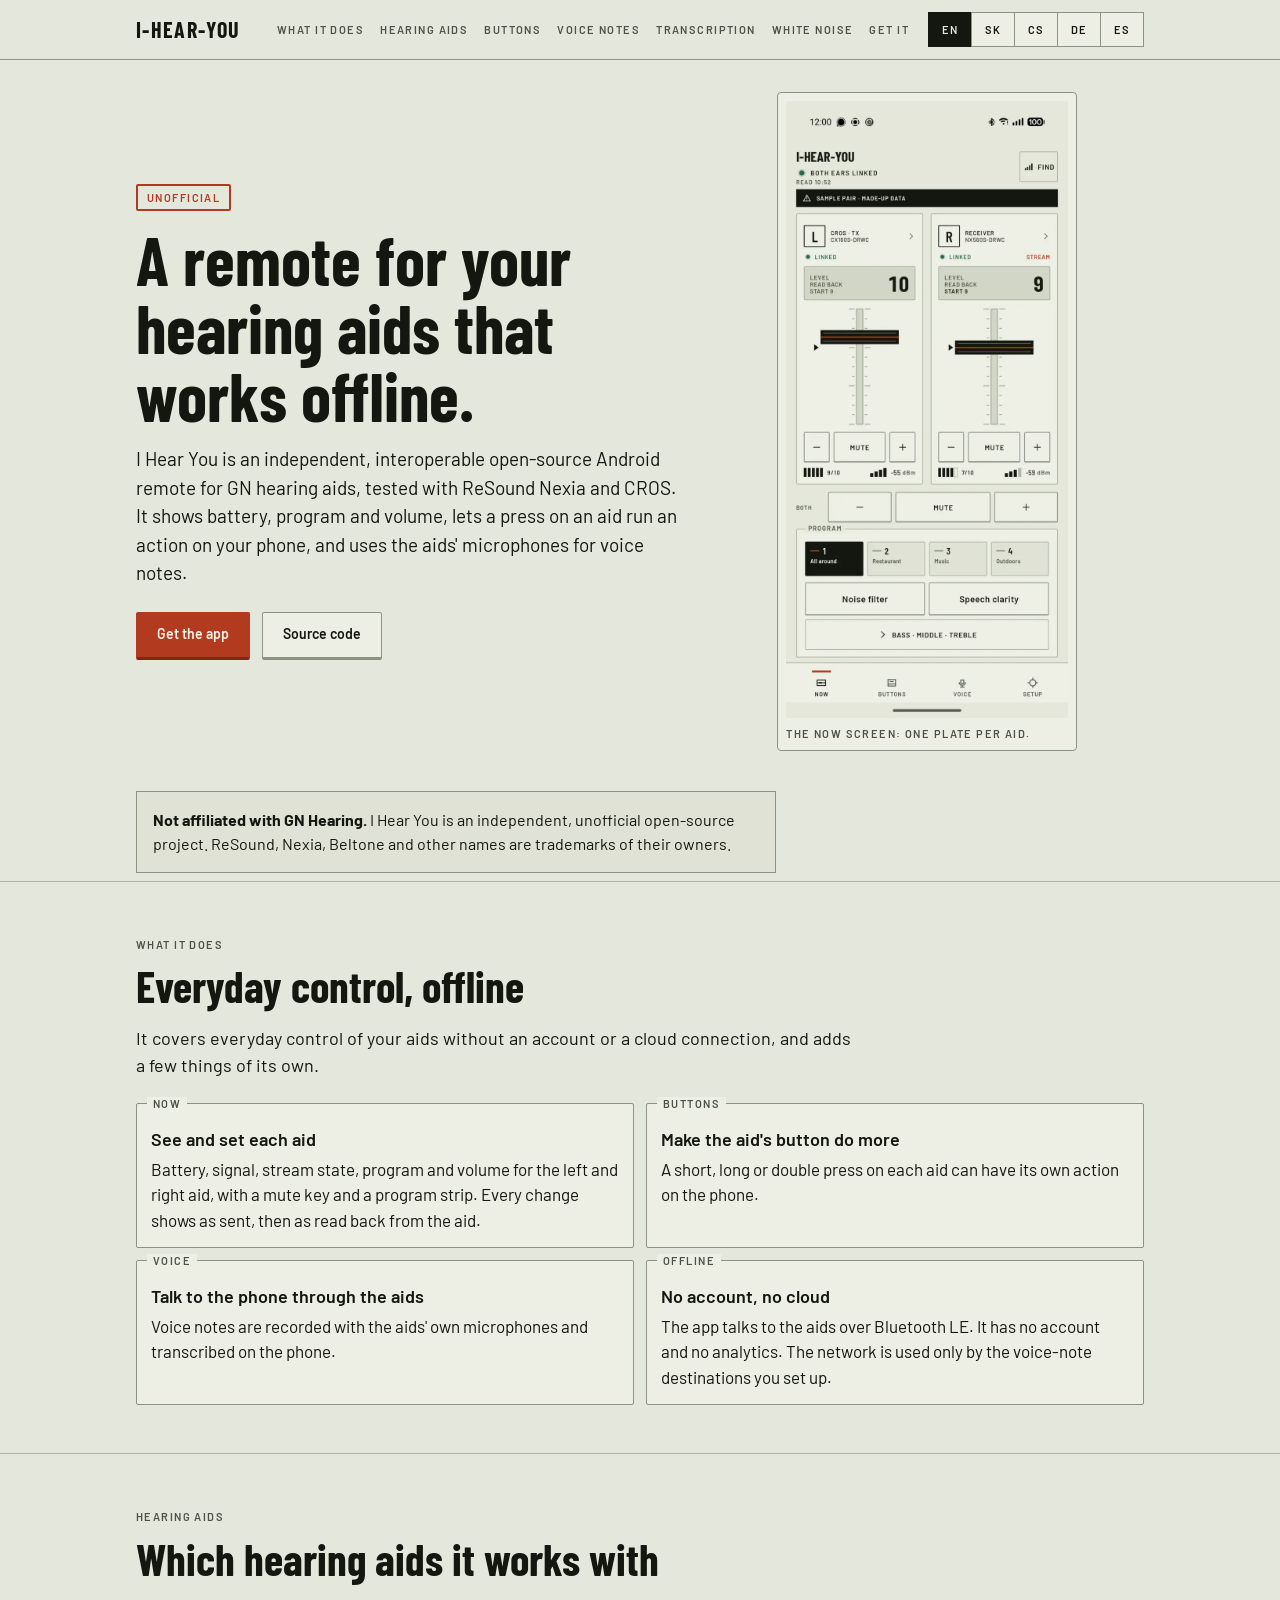
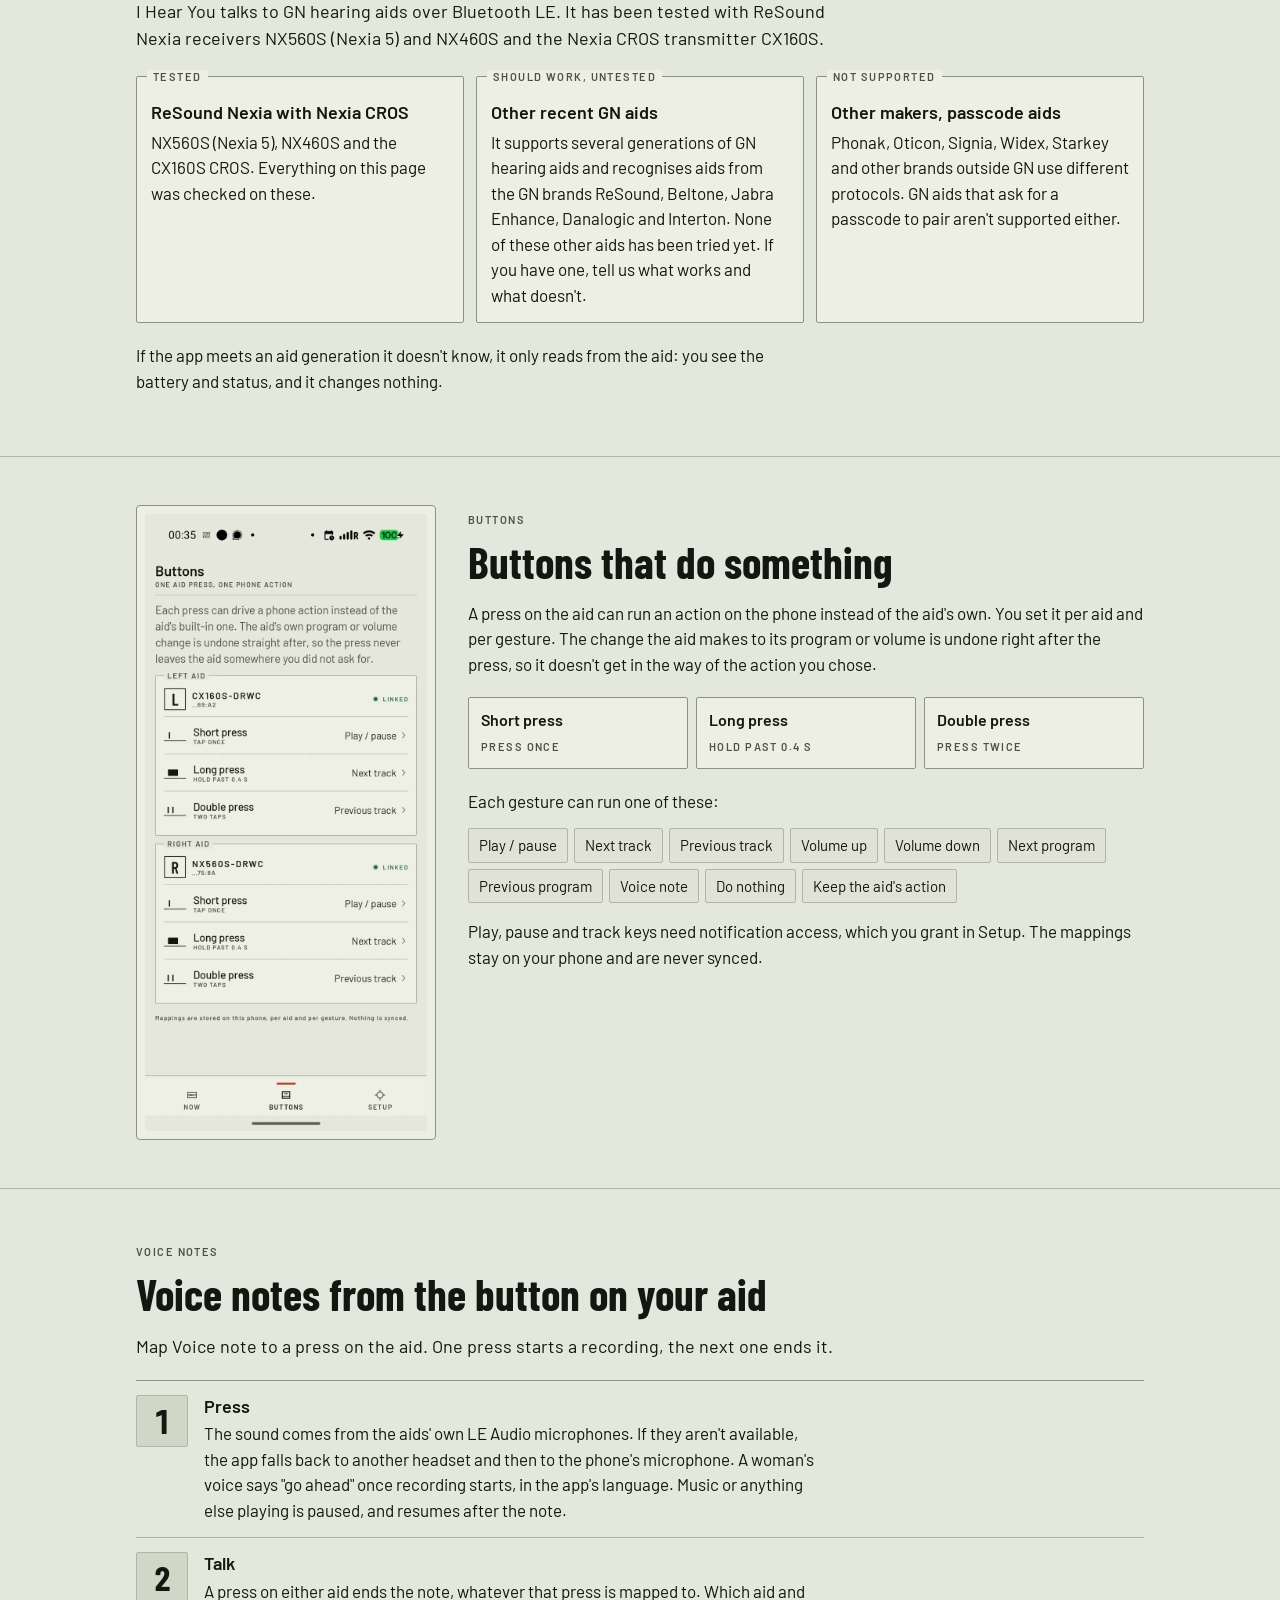
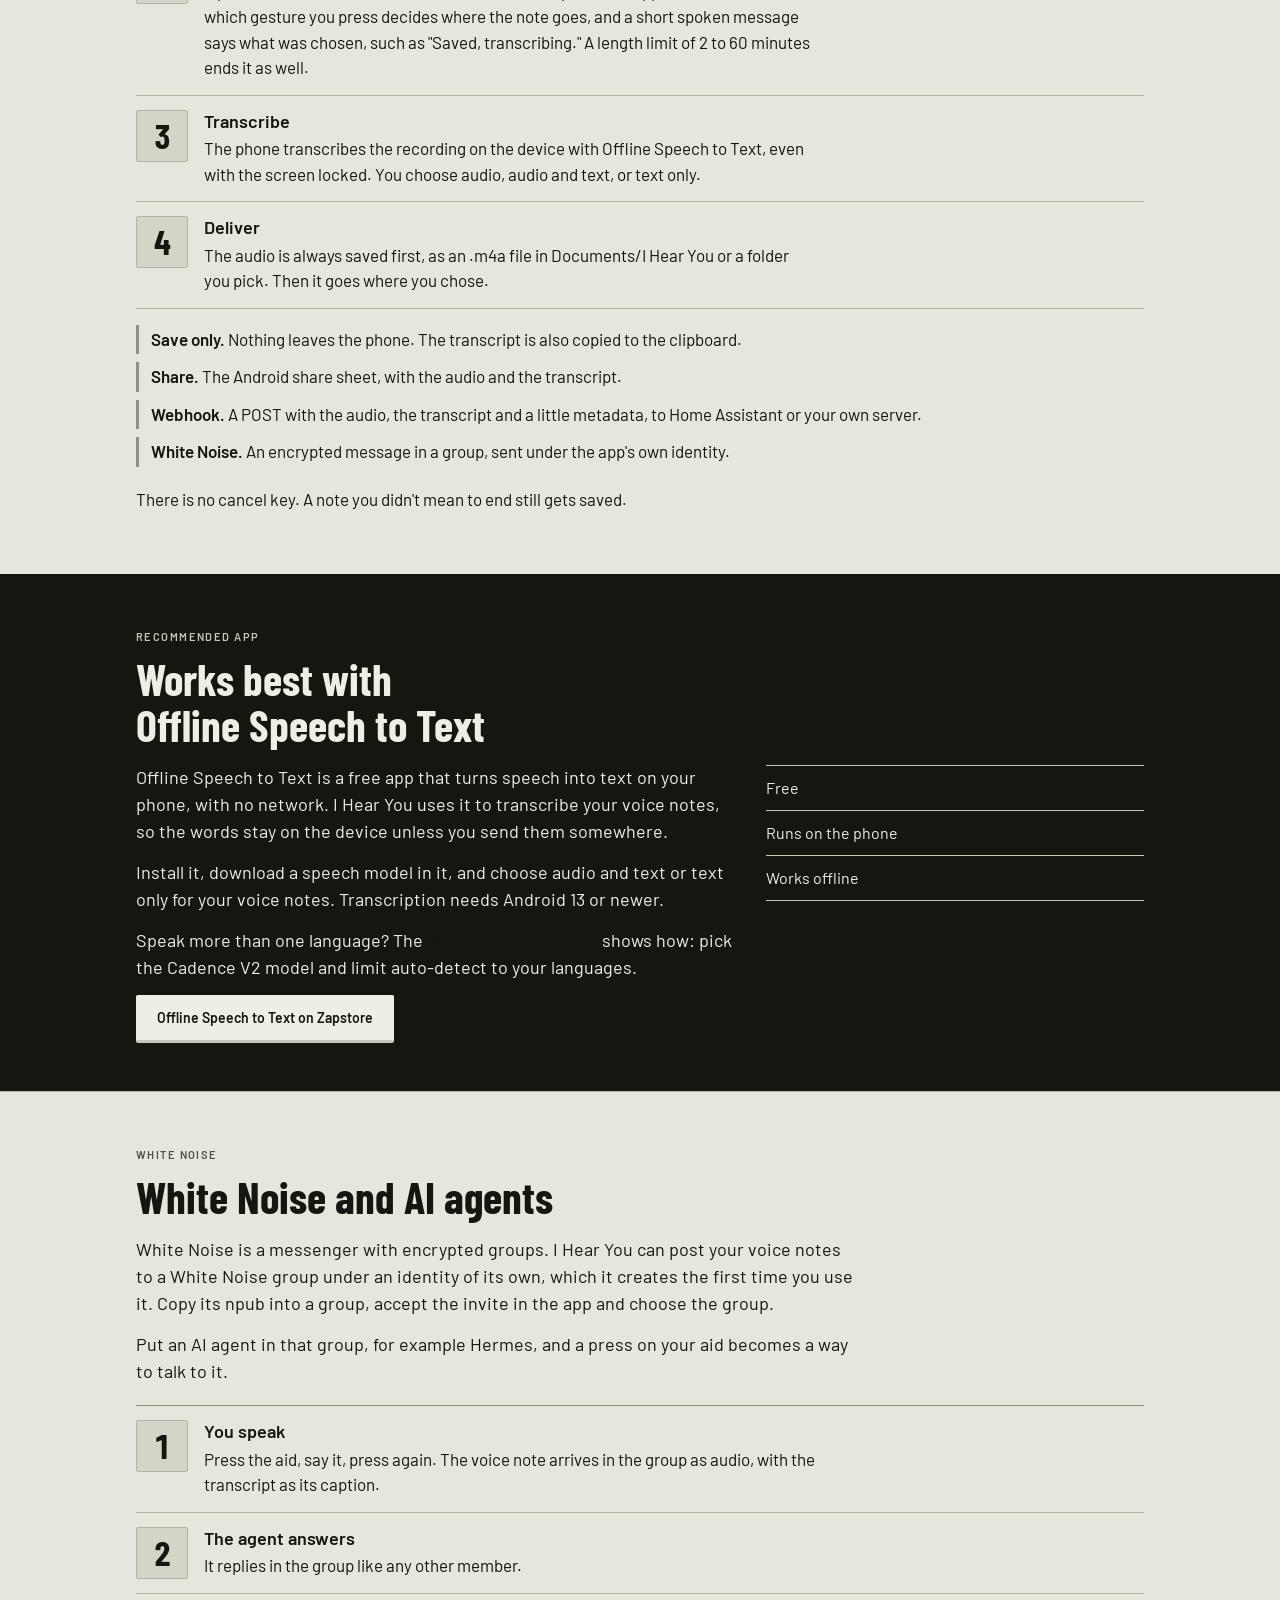
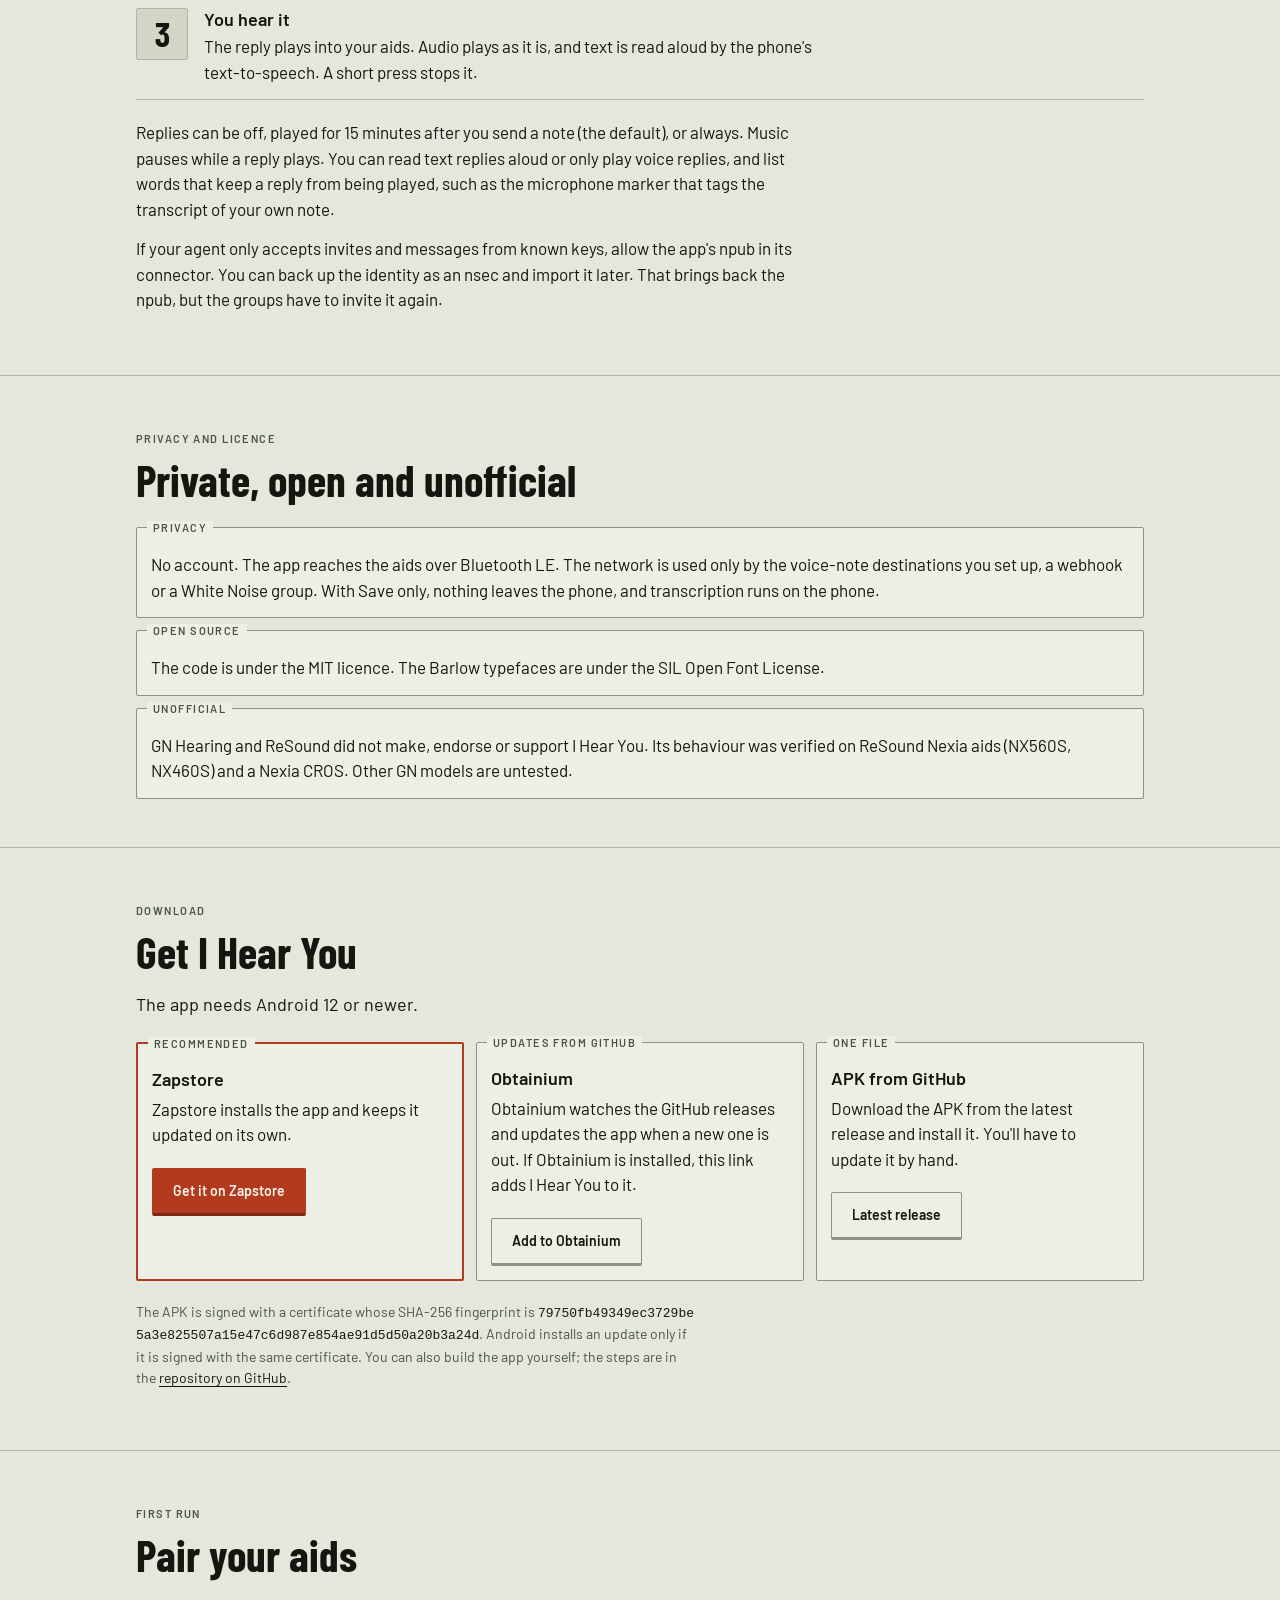
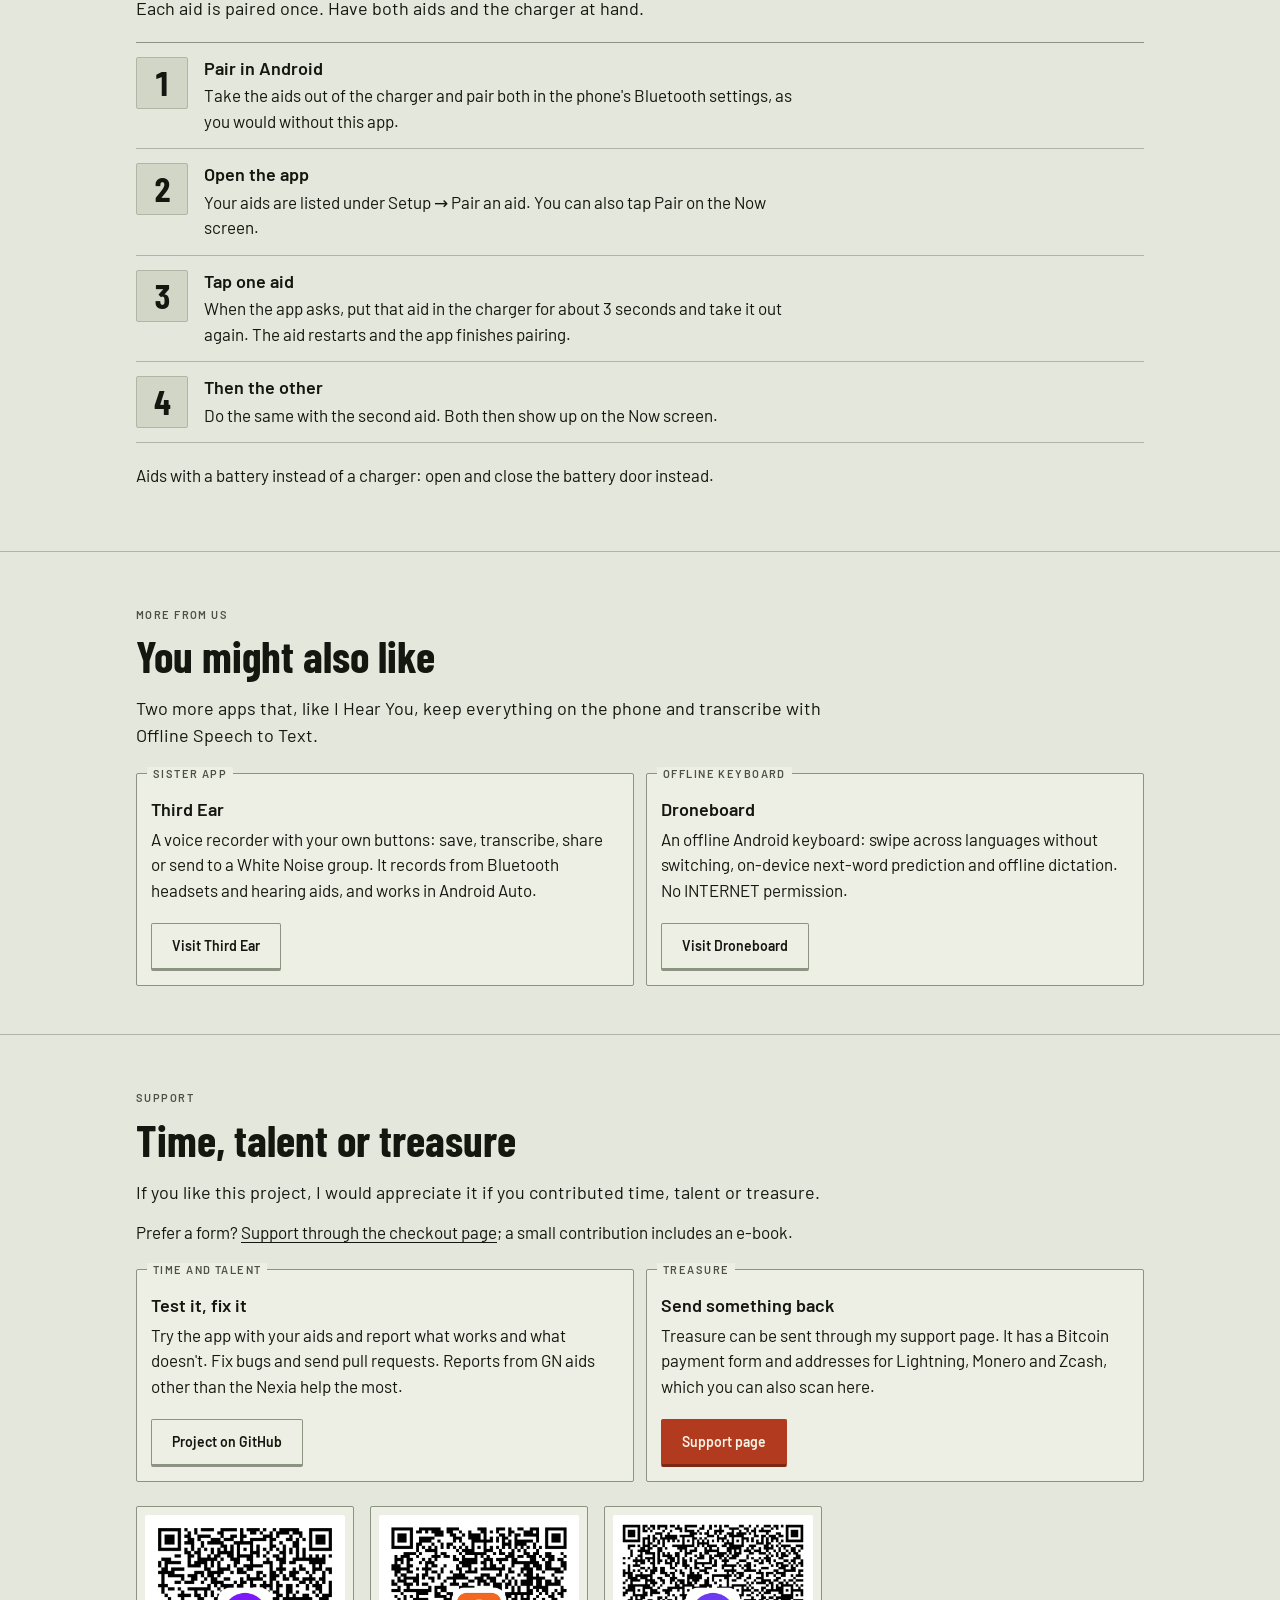
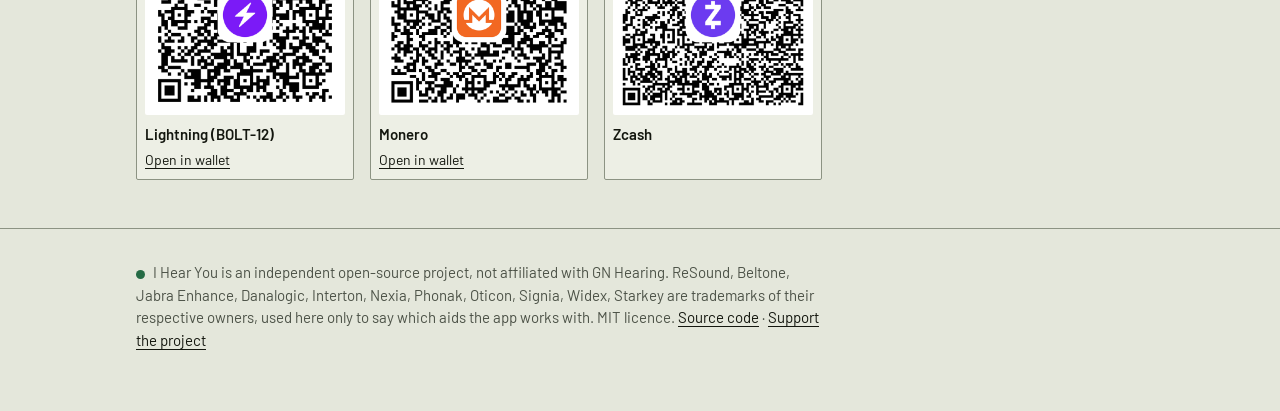
<file: website/index.html>
<!doctype html>
<html lang="en">
<head>
<meta charset="utf-8">
<meta name="viewport" content="width=device-width, initial-scale=1">
<title>I Hear You: an offline remote for GN / ReSound hearing aids</title>
<meta name="description" content="Independent, interoperable open-source Android remote for GN hearing aids; works with ReSound Nexia and CROS. No account, works offline. Button mapping, voice notes recorded through the aids, transcribed on the phone.">
<meta name="color-scheme" content="light dark">
<meta name="theme-color" content="#E4E7DB" media="(prefers-color-scheme: light)">
<meta name="theme-color" content="#15180F" media="(prefers-color-scheme: dark)">
<meta property="og:title" content="I Hear You: an offline remote for GN / ReSound hearing aids">
<meta property="og:description" content="Independent, interoperable open-source Android remote for GN hearing aids; works with ReSound Nexia and CROS. No account, works offline. Button mapping, voice notes recorded through the aids, transcribed on the phone.">
<meta property="og:type" content="website">
<link rel="canonical" href="https://cypherpunk.today/i-hear-you/">
<link rel="alternate" hreflang="en" href="https://cypherpunk.today/i-hear-you/">
<link rel="alternate" hreflang="sk" href="https://cypherpunk.today/i-hear-you/sk/">
<link rel="alternate" hreflang="cs" href="https://cypherpunk.today/i-hear-you/cs/">
<link rel="alternate" hreflang="de" href="https://cypherpunk.today/i-hear-you/de/">
<link rel="alternate" hreflang="es" href="https://cypherpunk.today/i-hear-you/es/">
<link rel="alternate" hreflang="x-default" href="https://cypherpunk.today/i-hear-you/">
<link rel="preload" href="fonts/barlow_condensed_bold.ttf" as="font" type="font/ttf" crossorigin>
<link rel="stylesheet" href="css/site.css">
</head>
<body>
<a class="skip" href="#main">Skip to content</a>
<header class="top"><div class="wrap">
<a class="wordmark" href="#top" id="top">I-Hear-You</a>
<nav class="nav"><a href="#what">What it does</a><a href="#aids">Hearing aids</a><a href="#buttons">Buttons</a><a href="#voice">Voice notes</a><a href="#ostt">Transcription</a><a href="#whitenoise">White Noise</a><a href="#get">Get it</a></nav>
<div class="lang" role="group" aria-label="Language"><span aria-current="true" lang="en">EN</span><a href="sk/index.html" hreflang="sk" lang="sk" title="Slovenčina">SK</a><a href="cs/index.html" hreflang="cs" lang="cs" title="Čeština">CS</a><a href="de/index.html" hreflang="de" lang="de" title="Deutsch">DE</a><a href="es/index.html" hreflang="es" lang="es" title="Español">ES</a></div>
</div></header>
<main id="main">
<div class="hero"><div class="wrap">
<div>
<span class="stamp">Unofficial</span>
<h1>A remote for your hearing aids that works offline.</h1>
<p class="lead">I Hear You is an independent, interoperable open-source Android remote for GN hearing aids, tested with ReSound Nexia and CROS. It shows battery, program and volume, lets a press on an aid run an action on your phone, and uses the aids&#x27; microphones for voice notes.</p>
<div class="keys">
<a class="key primary" href="#get">Get the app</a>
<a class="key" href="https://github.com/jooray/i-hear-you">Source code</a></div>
</div>
<figure class="shot" style="margin:0 auto"><picture><source srcset="img/now-dark.webp" media="(prefers-color-scheme: dark)"><img src="img/now-light.webp" width="720" height="1576" alt="The Now screen of I Hear You: two aid channels at levels 10 and 9 on the aid's 1 to 13 scale with the fitted start level marked, mute and plus/minus keys, four programs, the noise filter and speech clarity keys." decoding="async"></picture><figcaption class="label shot-cap">The Now screen: one plate per aid.</figcaption></figure>
</div></div>
<div class="notice-wrap"><div class="wrap"><p class="notice" role="note"><strong>Not affiliated with GN Hearing.</strong> I Hear You is an independent, unofficial open-source project. ReSound, Nexia, Beltone and other names are trademarks of their owners.</p></div></div>

<section id="what"><div class="wrap">
<span class="label">What it does</span>
<h2>Everyday control, offline</h2>
<p class="intro">It covers everyday control of your aids without an account or a cloud connection, and adds a few things of its own.</p>
<div class="grid two"><div class="plate"><span class="label">Now</span><h3>See and set each aid</h3><p>Battery, signal, stream state, program and volume for the left and right aid, with a mute key and a program strip. Every change shows as sent, then as read back from the aid.</p></div><div class="plate"><span class="label">Buttons</span><h3>Make the aid&#x27;s button do more</h3><p>A short, long or double press on each aid can have its own action on the phone.</p></div><div class="plate"><span class="label">Voice</span><h3>Talk to the phone through the aids</h3><p>Voice notes are recorded with the aids&#x27; own microphones and transcribed on the phone.</p></div><div class="plate"><span class="label">Offline</span><h3>No account, no cloud</h3><p>The app talks to the aids over Bluetooth LE. It has no account and no analytics. The network is used only by the voice-note destinations you set up.</p></div></div>
</div></section>

<section id="aids"><div class="wrap">
<span class="label">Hearing aids</span>
<h2>Which hearing aids it works with</h2>
<p class="intro">I Hear You talks to GN hearing aids over Bluetooth LE. It has been tested with ReSound Nexia receivers NX560S (Nexia 5) and NX460S and the Nexia CROS transmitter CX160S.</p>
<div class="grid three"><div class="plate"><span class="label">Tested</span><h3>ReSound Nexia with Nexia CROS</h3><p>NX560S (Nexia 5), NX460S and the CX160S CROS. Everything on this page was checked on these.</p></div><div class="plate"><span class="label">Should work, untested</span><h3>Other recent GN aids</h3><p>It supports several generations of GN hearing aids and recognises aids from the GN brands ReSound, Beltone, Jabra Enhance, Danalogic and Interton. None of these other aids has been tried yet. If you have one, tell us what works and what doesn&#x27;t.</p></div><div class="plate"><span class="label">Not supported</span><h3>Other makers, passcode aids</h3><p>Phonak, Oticon, Signia, Widex, Starkey and other brands outside GN use different protocols. GN aids that ask for a passcode to pair aren&#x27;t supported either.</p></div></div>
<p style="margin-top:20px">If the app meets an aid generation it doesn&#x27;t know, it only reads from the aid: you see the battery and status, and it changes nothing.</p>
</div></section>

<section id="buttons"><div class="wrap split rev">
<figure class="shot"><picture><source srcset="img/buttons-dark.webp" media="(prefers-color-scheme: dark)"><img src="img/buttons-light.webp" width="720" height="1575" alt="The Buttons screen: for the left and right aid, a short press mapped to play / pause, a long press to next track, a double press to previous track." loading="lazy" decoding="async"></picture></figure>
<div>
<span class="label">Buttons</span>
<h2>Buttons that do something</h2>
<p>A press on the aid can run an action on the phone instead of the aid&#x27;s own. You set it per aid and per gesture. The change the aid makes to its program or volume is undone right after the press, so it doesn&#x27;t get in the way of the action you chose.</p>
<ul class="gestures"><li><b>Short press</b><span class="label">press once</span></li><li><b>Long press</b><span class="label">hold past 0.4 s</span></li><li><b>Double press</b><span class="label">press twice</span></li></ul>
<p>Each gesture can run one of these:</p>
<ul class="chips"><li>Play / pause</li><li>Next track</li><li>Previous track</li><li>Volume up</li><li>Volume down</li><li>Next program</li><li>Previous program</li><li>Voice note</li><li>Do nothing</li><li>Keep the aid&#x27;s action</li></ul>
<p style="margin-top:16px">Play, pause and track keys need notification access, which you grant in Setup. The mappings stay on your phone and are never synced.</p>
</div>
</div></section>

<section id="voice"><div class="wrap">
<span class="label">Voice notes</span>
<h2>Voice notes from the button on your aid</h2>
<p class="intro">Map Voice note to a press on the aid. One press starts a recording, the next one ends it.</p>
<ol class="rows"><li><span class="num" aria-hidden="true">1</span><h3>Press</h3><p>The sound comes from the aids&#x27; own LE Audio microphones. If they aren&#x27;t available, the app falls back to another headset and then to the phone&#x27;s microphone. A woman&#x27;s voice says &quot;go ahead&quot; once recording starts, in the app&#x27;s language. Music or anything else playing is paused, and resumes after the note.</p></li><li><span class="num" aria-hidden="true">2</span><h3>Talk</h3><p>A press on either aid ends the note, whatever that press is mapped to. Which aid and which gesture you press decides where the note goes, and a short spoken message says what was chosen, such as &quot;Saved, transcribing.&quot; A length limit of 2 to 60 minutes ends it as well.</p></li><li><span class="num" aria-hidden="true">3</span><h3>Transcribe</h3><p>The phone transcribes the recording on the device with Offline Speech to Text, even with the screen locked. You choose audio, audio and text, or text only.</p></li><li><span class="num" aria-hidden="true">4</span><h3>Deliver</h3><p>The audio is always saved first, as an .m4a file in Documents/I Hear You or a folder you pick. Then it goes where you chose.</p></li></ol>
<ul class="dest"><li><b>Save only.</b> Nothing leaves the phone. The transcript is also copied to the clipboard.</li><li><b>Share.</b> The Android share sheet, with the audio and the transcript.</li><li><b>Webhook.</b> A POST with the audio, the transcript and a little metadata, to Home Assistant or your own server.</li><li><b>White Noise.</b> An encrypted message in a group, sent under the app&#x27;s own identity.</li></ul>
<p style="margin-top:20px">There is no cancel key. A note you didn&#x27;t mean to end still gets saved.</p>
</div></section>

<section id="ostt" class="band"><div class="wrap band-grid">
<div>
<span class="label">Recommended app</span>
<h2>Works best with Offline Speech to Text</h2>
<p>Offline Speech to Text is a free app that turns speech into text on your phone, with no network. I Hear You uses it to transcribe your voice notes, so the words stay on the device unless you send them somewhere.</p>
<p>Install it, download a speech model in it, and choose audio and text or text only for your voice notes. Transcription needs Android 13 or newer.</p>
<p>Speak more than one language? The <a href="https://cypherpunk.today/droneboard/dictation/#languages">dictation setup guide</a> shows how: pick the Cadence V2 model and limit auto-detect to your languages.</p>
<div class="keys"><a class="key" href="https://zapstore.dev/apps/app.offlinespeechtotext">Offline Speech to Text on Zapstore</a></div>
</div>
<ul><li>Free</li><li>Runs on the phone</li><li>Works offline</li></ul>
</div></section>

<section id="whitenoise"><div class="wrap">
<span class="label">White Noise</span>
<h2>White Noise and AI agents</h2>
<p class="intro">White Noise is a messenger with encrypted groups. I Hear You can post your voice notes to a White Noise group under an identity of its own, which it creates the first time you use it. Copy its npub into a group, accept the invite in the app and choose the group.</p>
<p class="intro">Put an AI agent in that group, for example Hermes, and a press on your aid becomes a way to talk to it.</p>
<ol class="rows"><li><span class="num" aria-hidden="true">1</span><h3>You speak</h3><p>Press the aid, say it, press again. The voice note arrives in the group as audio, with the transcript as its caption.</p></li><li><span class="num" aria-hidden="true">2</span><h3>The agent answers</h3><p>It replies in the group like any other member.</p></li><li><span class="num" aria-hidden="true">3</span><h3>You hear it</h3><p>The reply plays into your aids. Audio plays as it is, and text is read aloud by the phone&#x27;s text-to-speech. A short press stops it.</p></li></ol>
<p style="margin-top:20px">Replies can be off, played for 15 minutes after you send a note (the default), or always. Music pauses while a reply plays. You can read text replies aloud or only play voice replies, and list words that keep a reply from being played, such as the microphone marker that tags the transcript of your own note.</p>
<p>If your agent only accepts invites and messages from known keys, allow the app&#x27;s npub in its connector. You can back up the identity as an nsec and import it later. That brings back the npub, but the groups have to invite it again.</p>
</div></section>

<section id="privacy"><div class="wrap">
<span class="label">Privacy and licence</span>
<h2>Private, open and unofficial</h2>
<div class="grid"><div class="plate"><span class="label">Privacy</span><p>No account. The app reaches the aids over Bluetooth LE. The network is used only by the voice-note destinations you set up, a webhook or a White Noise group. With Save only, nothing leaves the phone, and transcription runs on the phone.</p></div><div class="plate"><span class="label">Open source</span><p>The code is under the MIT licence. The Barlow typefaces are under the SIL Open Font License.</p></div><div class="plate"><span class="label">Unofficial</span><p>GN Hearing and ReSound did not make, endorse or support I Hear You. Its behaviour was verified on ReSound Nexia aids (NX560S, NX460S) and a Nexia CROS. Other GN models are untested.</p></div></div>
</div></section>

<section id="get"><div class="wrap">
<span class="label">Download</span>
<h2>Get I Hear You</h2>
<p class="intro">The app needs Android 12 or newer.</p>
<div class="grid three"><div class="plate pick"><span class="label">Recommended</span><h3>Zapstore</h3><p>Zapstore installs the app and keeps it updated on its own.</p><p><a class="key primary" href="https://zapstore.dev/apps/app.ihearyou">Get it on Zapstore</a></p></div><div class="plate"><span class="label">Updates from GitHub</span><h3>Obtainium</h3><p>Obtainium watches the GitHub releases and updates the app when a new one is out. If Obtainium is installed, this link adds I Hear You to it.</p><p><a class="key" href="obtainium://add/https://github.com/jooray/i-hear-you">Add to Obtainium</a></p></div><div class="plate"><span class="label">One file</span><h3>APK from GitHub</h3><p>Download the APK from the latest release and install it. You&#x27;ll have to update it by hand.</p><p><a class="key" href="https://github.com/jooray/i-hear-you/releases/latest">Latest release</a></p></div></div>
<p class="fine">The APK is signed with a certificate whose SHA-256 fingerprint is <code>79750fb49349ec3729be5a3e825507a15e47c6d987e854ae91d5d50a20b3a24d</code>. Android installs an update only if it is signed with the same certificate. You can also build the app yourself; the steps are in the <a href="https://github.com/jooray/i-hear-you">repository on GitHub</a>.</p>
</div></section>

<section id="pair"><div class="wrap">
<span class="label">First run</span>
<h2>Pair your aids</h2>
<p class="intro">Each aid is paired once. Have both aids and the charger at hand.</p>
<ol class="rows"><li><span class="num" aria-hidden="true">1</span><h3>Pair in Android</h3><p>Take the aids out of the charger and pair both in the phone&#x27;s Bluetooth settings, as you would without this app.</p></li><li><span class="num" aria-hidden="true">2</span><h3>Open the app</h3><p>Your aids are listed under Setup → Pair an aid. You can also tap Pair on the Now screen.</p></li><li><span class="num" aria-hidden="true">3</span><h3>Tap one aid</h3><p>When the app asks, put that aid in the charger for about 3 seconds and take it out again. The aid restarts and the app finishes pairing.</p></li><li><span class="num" aria-hidden="true">4</span><h3>Then the other</h3><p>Do the same with the second aid. Both then show up on the Now screen.</p></li></ol>
<p style="margin-top:20px">Aids with a battery instead of a charger: open and close the battery door instead.</p>
</div></section>

<section id="apps"><div class="wrap">
<span class="label">More from us</span>
<h2>You might also like</h2>
<p class="intro">Two more apps that, like I Hear You, keep everything on the phone and transcribe with Offline Speech to Text.</p>
<div class="grid two"><div class="plate"><span class="label">Sister app</span><h3>Third Ear</h3><p>A voice recorder with your own buttons: save, transcribe, share or send to a White Noise group. It records from Bluetooth headsets and hearing aids, and works in Android Auto.</p><p><a class="key" href="https://cypherpunk.today/third-ear/">Visit Third Ear</a></p></div><div class="plate"><span class="label">Offline keyboard</span><h3>Droneboard</h3><p>An offline Android keyboard: swipe across languages without switching, on-device next-word prediction and offline dictation. No INTERNET permission.</p><p><a class="key" href="https://cypherpunk.today/droneboard/">Visit Droneboard</a></p></div></div>
</div></section>
<section id="support"><div class="wrap">
<span class="label">Support</span>
<h2>Time, talent or treasure</h2>
<p class="intro">If you like this project, I would appreciate it if you contributed time, talent or treasure.</p>
<p>Prefer a form? <a href="https://hackyourself.io/support/s/i-hear-you?lang=en&amp;ref=web">Support through the checkout page</a>; a small contribution includes an e-book.</p>
<div class="grid two"><div class="plate"><span class="label">Time and talent</span><h3>Test it, fix it</h3><p>Try the app with your aids and report what works and what doesn&#x27;t. Fix bugs and send pull requests. Reports from GN aids other than the Nexia help the most.</p><p><a class="key" href="https://github.com/jooray/i-hear-you">Project on GitHub</a></p></div><div class="plate"><span class="label">Treasure</span><h3>Send something back</h3><p>Treasure can be sent through my support page. It has a Bitcoin payment form and addresses for Lightning, Monero and Zcash, which you can also scan here.</p><p><a class="key primary" href="https://juraj.bednar.io/en/support-me/">Support page</a></p></div></div>
<ul class="qr"><li><img src="img/qr-lightning-en.png" width="200" height="200" alt="QR code: Lightning BOLT-12 offer" loading="lazy" decoding="async"><b>Lightning (BOLT-12)</b><a href="lightning:lno1pg98xatswphhyapqg48pvggz7yjxhrlfqjju2xf4qnvqd9fjk8acdy4cf7e7kep33vspyw8kplcs">Open in wallet</a></li><li><img src="img/qr-monero.png" width="200" height="200" alt="QR code: Monero address" loading="lazy" decoding="async"><b>Monero</b><a href="monero:89jGcmA65CReki73oLFvxHUzyR45wMqTN8G93ZYRizWVF2XUQgYKbPLGQYgxj2YjX4fxAUPQ7tLr4ATP7fpR4dSeHH3r9iH">Open in wallet</a></li><li><img src="img/qr-zcash.png" width="200" height="200" alt="QR code: Zcash address" loading="lazy" decoding="async"><b>Zcash</b></li></ul>
</div></section>
</main>
<footer><div class="wrap">
<p><span class="tick" aria-hidden="true"></span>I Hear You is an independent open-source project, not affiliated with GN Hearing. ReSound, Beltone, Jabra Enhance, Danalogic, Interton, Nexia, Phonak, Oticon, Signia, Widex, Starkey are trademarks of their respective owners, used here only to say which aids the app works with. MIT licence. <a href="https://github.com/jooray/i-hear-you">Source code</a> · <a href="#support">Support the project</a></p>
</div></footer>
</body>
</html>
</file>
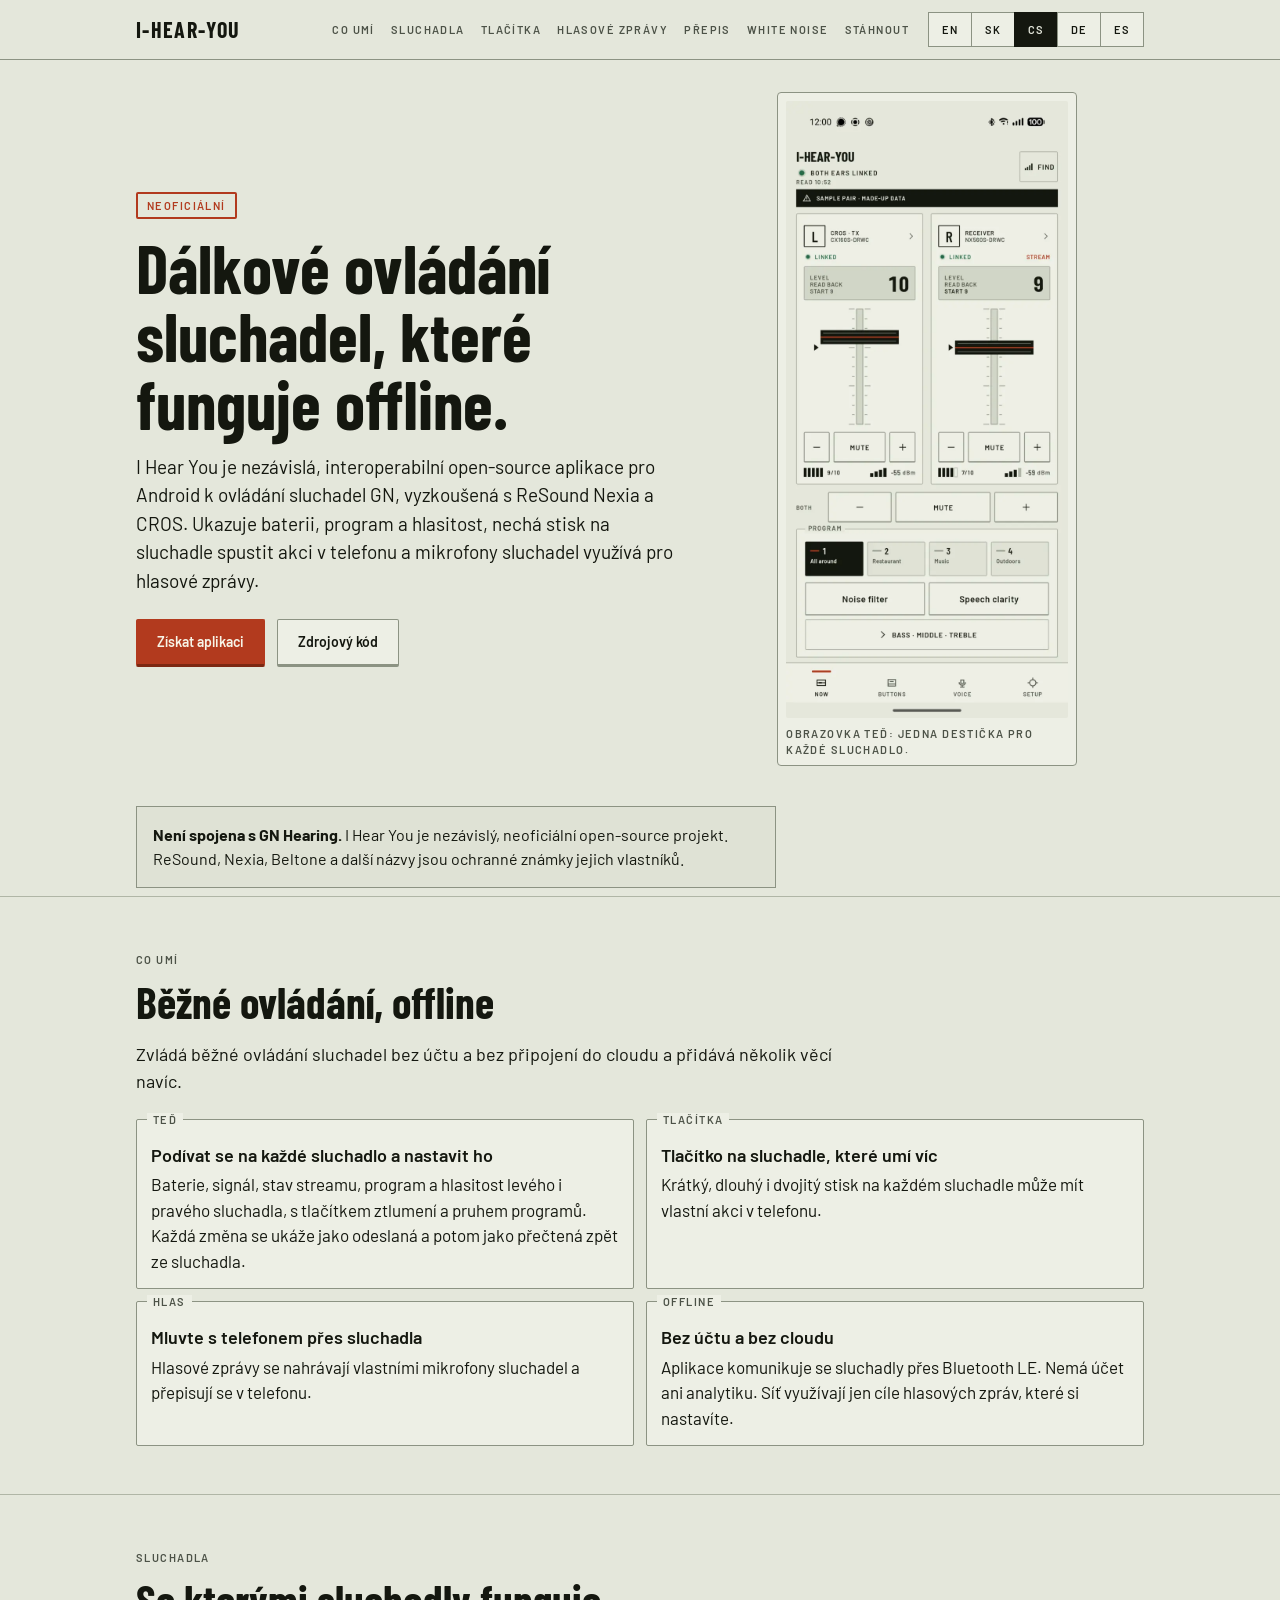
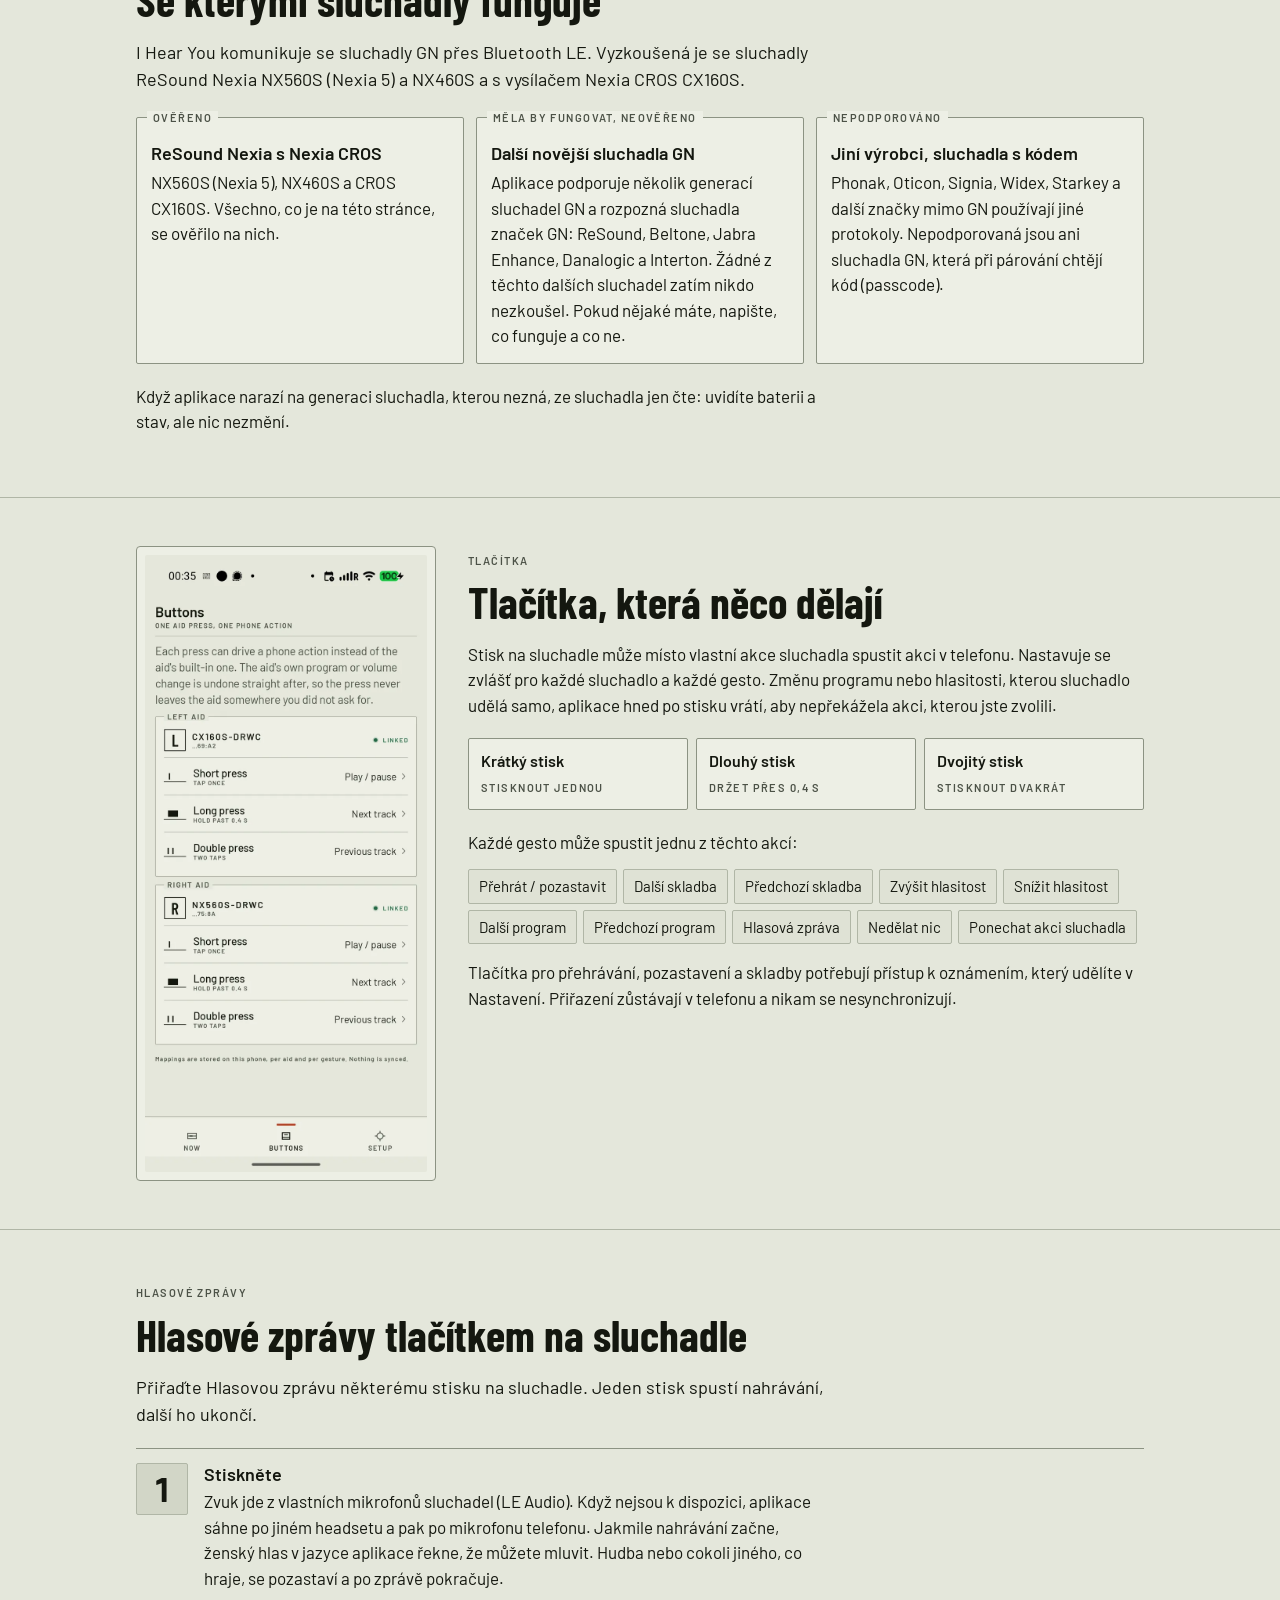
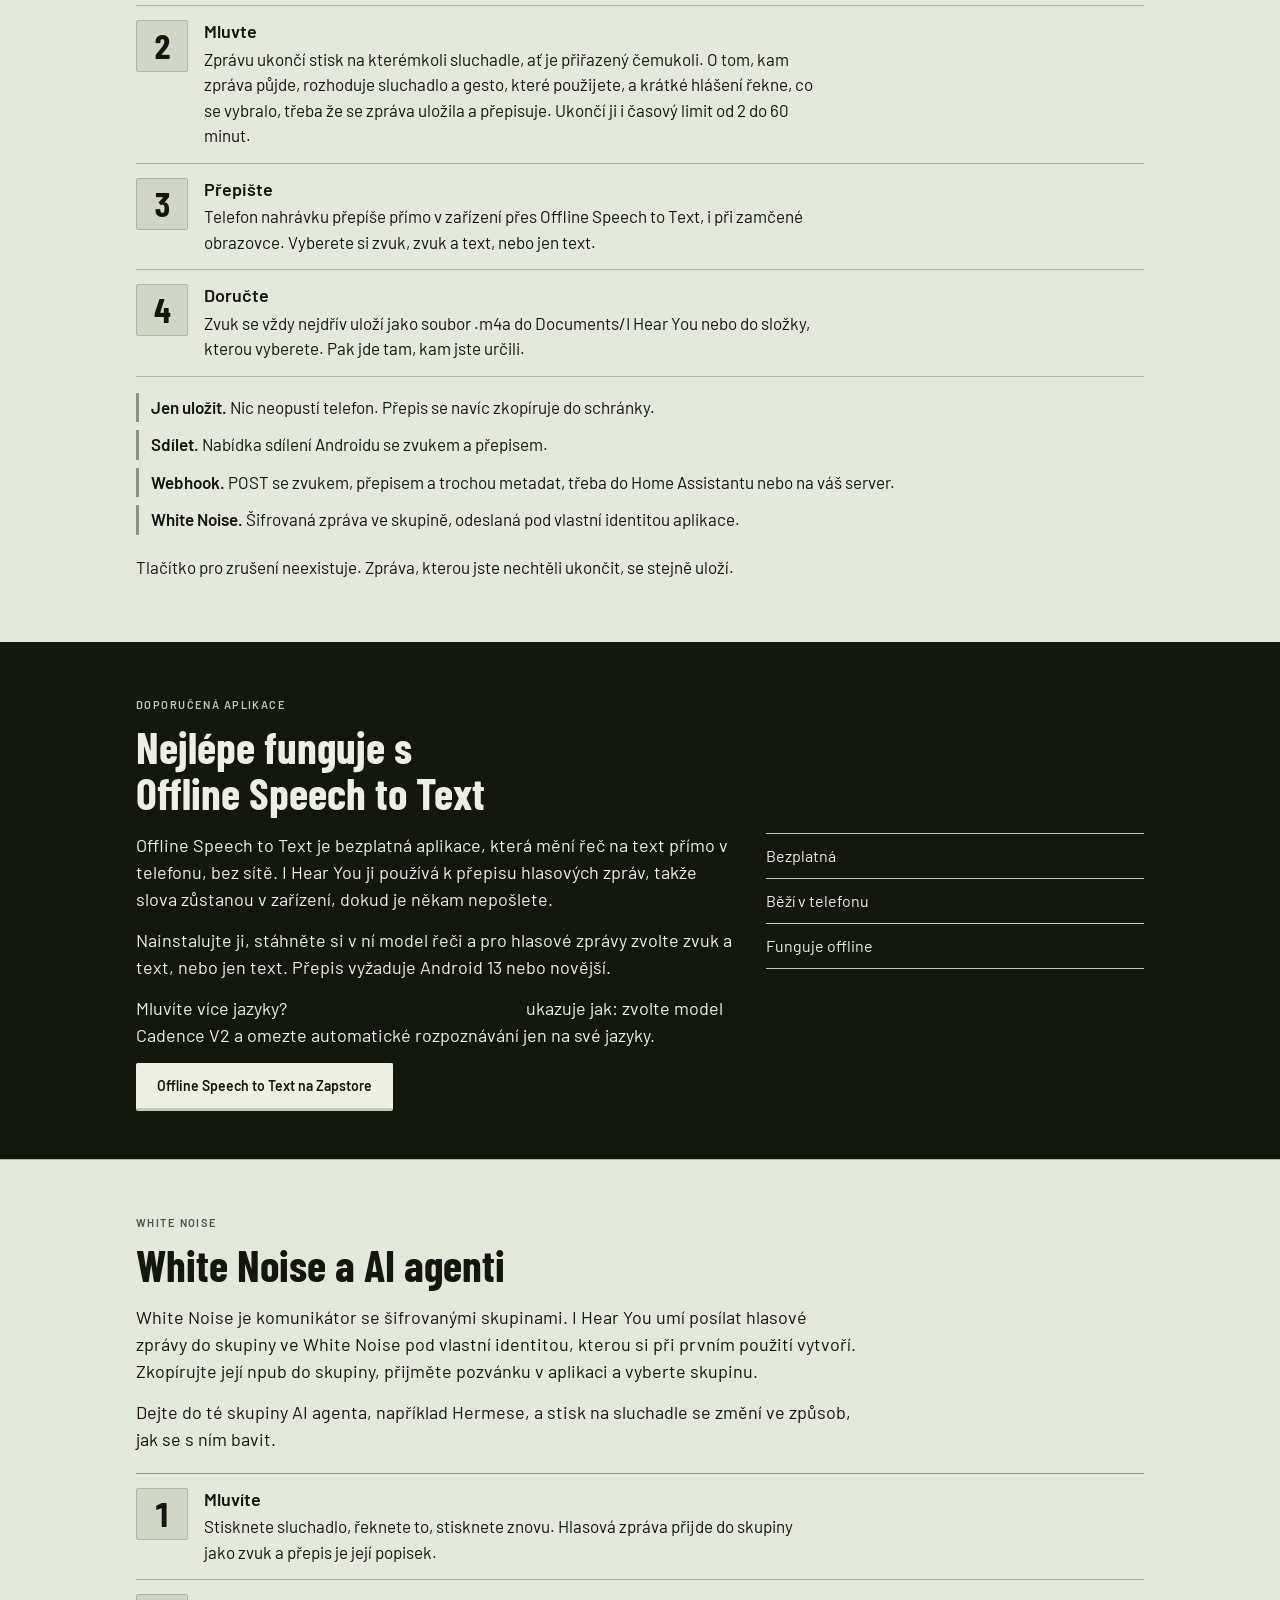
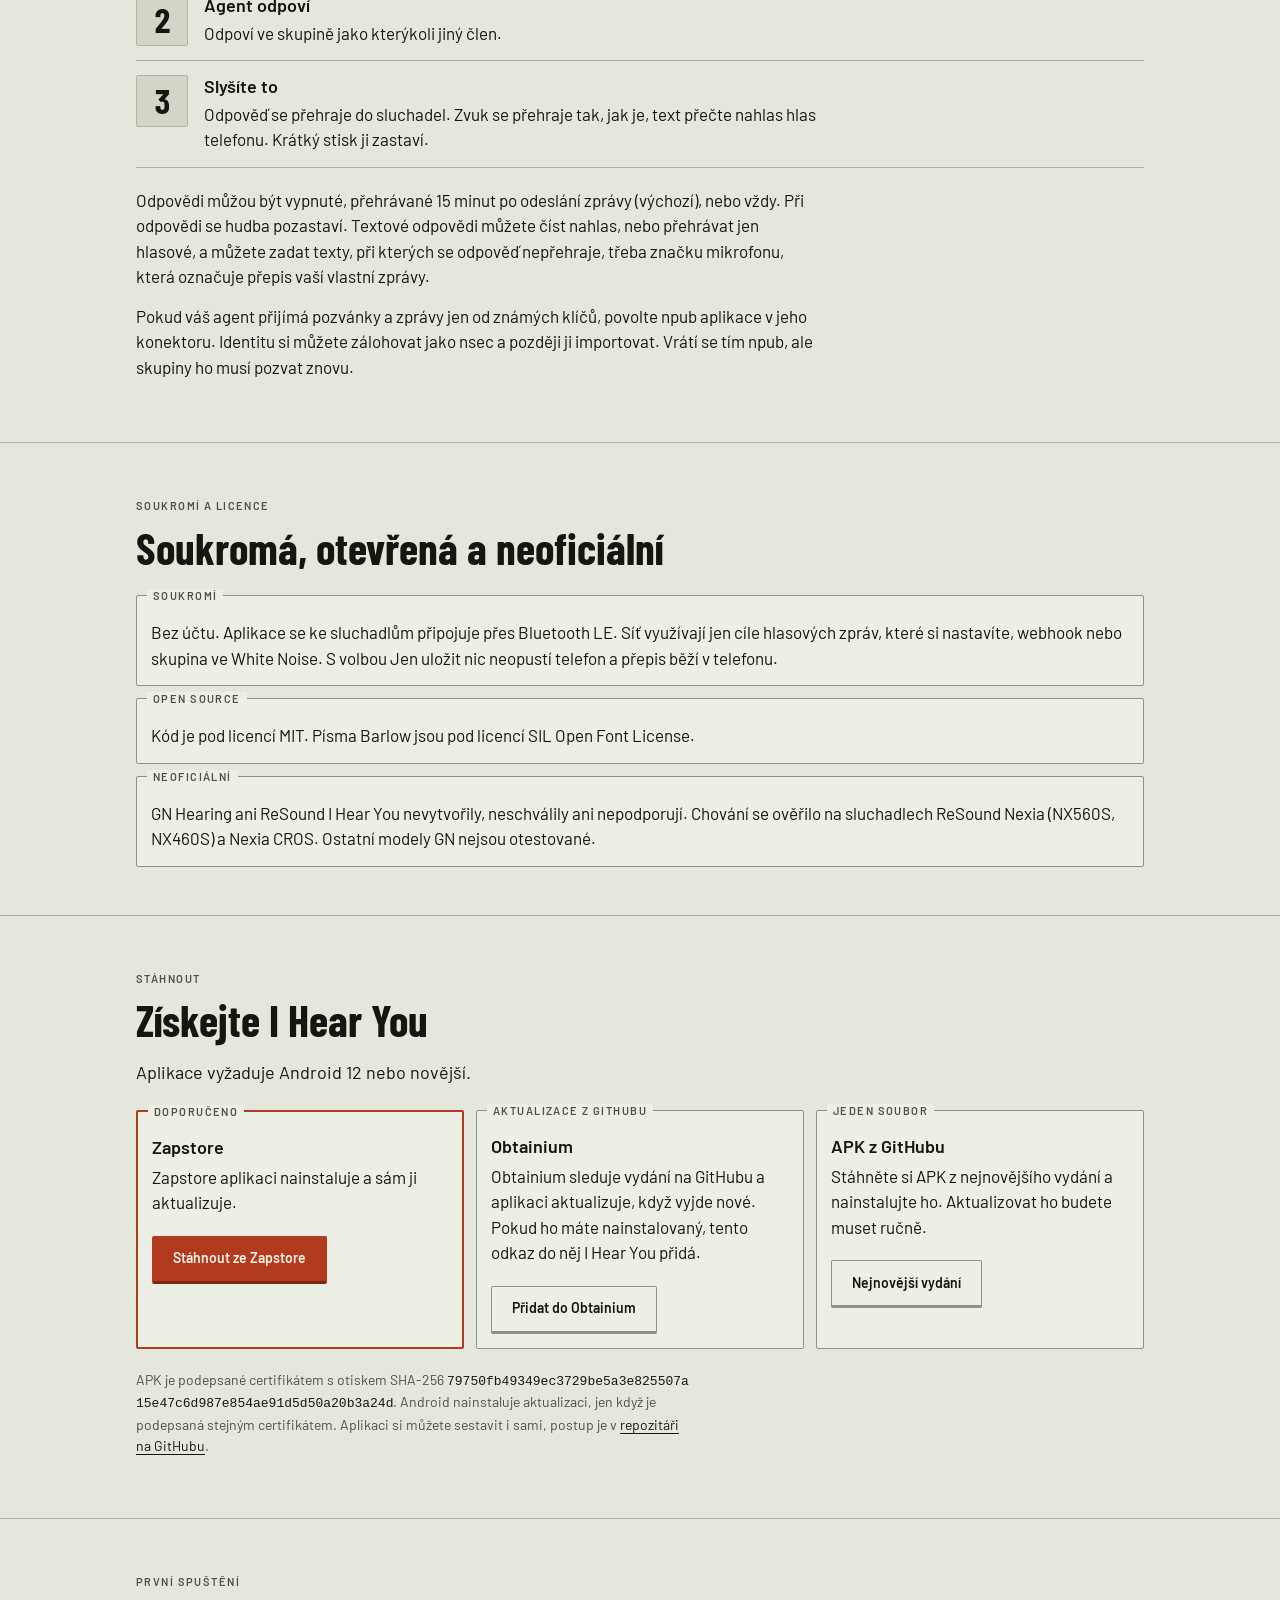
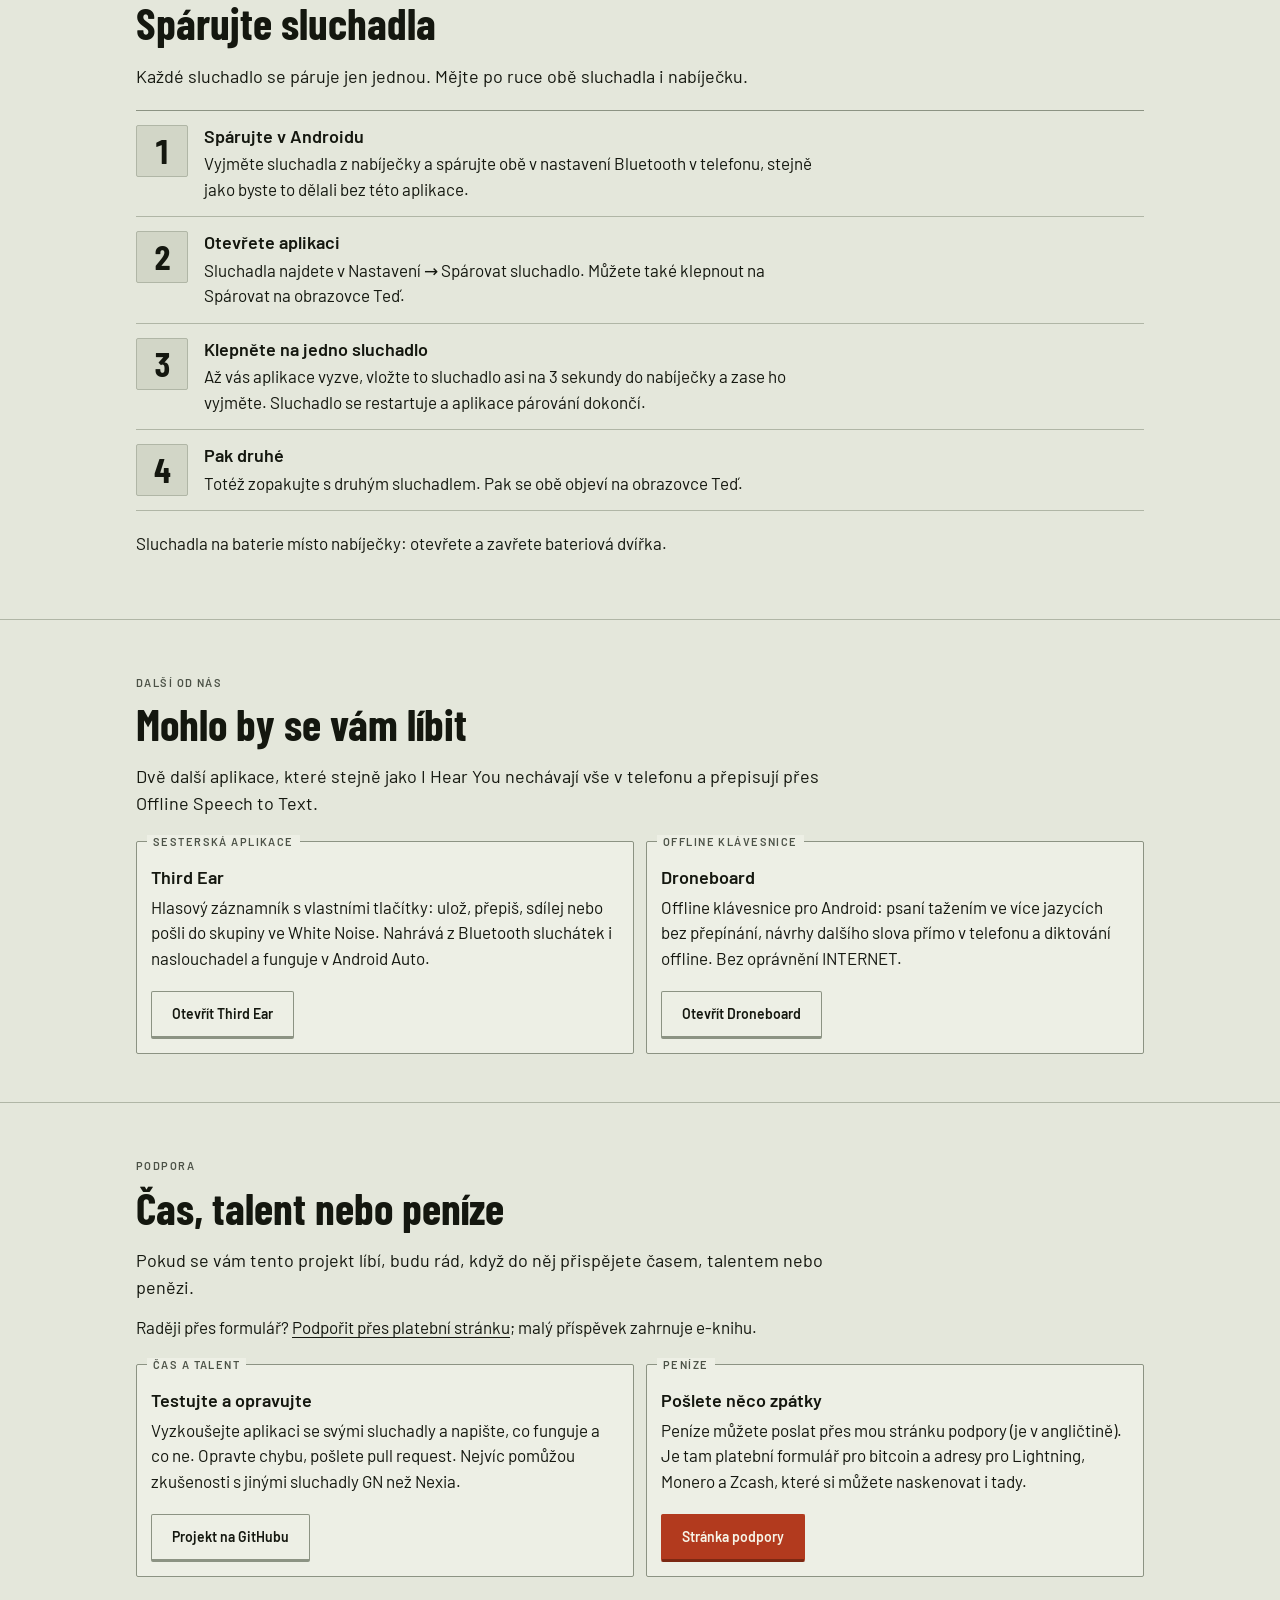
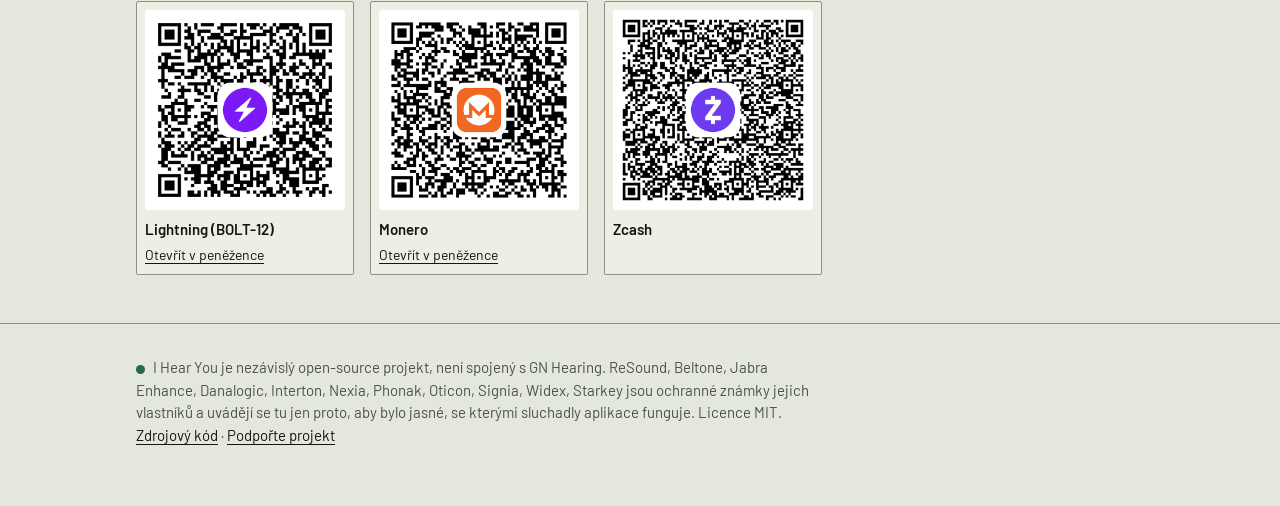
<file: website/cs/index.html>
<!doctype html>
<html lang="cs">
<head>
<meta charset="utf-8">
<meta name="viewport" content="width=device-width, initial-scale=1">
<title>I Hear You: offline dálkové ovládání sluchadel GN / ReSound</title>
<meta name="description" content="Nezávislá, interoperabilní open-source aplikace pro Android k ovládání sluchadel GN; funguje s ReSound Nexia a CROS. Bez účtu, funguje offline. Přiřazení tlačítek, hlasové zprávy přes mikrofony sluchadel, přepis v telefonu.">
<meta name="color-scheme" content="light dark">
<meta name="theme-color" content="#E4E7DB" media="(prefers-color-scheme: light)">
<meta name="theme-color" content="#15180F" media="(prefers-color-scheme: dark)">
<meta property="og:title" content="I Hear You: offline dálkové ovládání sluchadel GN / ReSound">
<meta property="og:description" content="Nezávislá, interoperabilní open-source aplikace pro Android k ovládání sluchadel GN; funguje s ReSound Nexia a CROS. Bez účtu, funguje offline. Přiřazení tlačítek, hlasové zprávy přes mikrofony sluchadel, přepis v telefonu.">
<meta property="og:type" content="website">
<link rel="canonical" href="https://cypherpunk.today/i-hear-you/cs/">
<link rel="alternate" hreflang="en" href="https://cypherpunk.today/i-hear-you/">
<link rel="alternate" hreflang="sk" href="https://cypherpunk.today/i-hear-you/sk/">
<link rel="alternate" hreflang="cs" href="https://cypherpunk.today/i-hear-you/cs/">
<link rel="alternate" hreflang="de" href="https://cypherpunk.today/i-hear-you/de/">
<link rel="alternate" hreflang="es" href="https://cypherpunk.today/i-hear-you/es/">
<link rel="alternate" hreflang="x-default" href="https://cypherpunk.today/i-hear-you/">
<link rel="preload" href="../fonts/barlow_condensed_bold.ttf" as="font" type="font/ttf" crossorigin>
<link rel="stylesheet" href="../css/site.css">
</head>
<body>
<a class="skip" href="#main">Přeskočit na obsah</a>
<header class="top"><div class="wrap">
<a class="wordmark" href="#top" id="top">I-Hear-You</a>
<nav class="nav"><a href="#what">Co umí</a><a href="#aids">Sluchadla</a><a href="#buttons">Tlačítka</a><a href="#voice">Hlasové zprávy</a><a href="#ostt">Přepis</a><a href="#whitenoise">White Noise</a><a href="#get">Stáhnout</a></nav>
<div class="lang" role="group" aria-label="Language"><a href="../index.html" hreflang="en" lang="en" title="English">EN</a><a href="../sk/index.html" hreflang="sk" lang="sk" title="Slovenčina">SK</a><span aria-current="true" lang="cs">CS</span><a href="../de/index.html" hreflang="de" lang="de" title="Deutsch">DE</a><a href="../es/index.html" hreflang="es" lang="es" title="Español">ES</a></div>
</div></header>
<main id="main">
<div class="hero"><div class="wrap">
<div>
<span class="stamp">Neoficiální</span>
<h1>Dálkové ovládání sluchadel, které funguje offline.</h1>
<p class="lead">I Hear You je nezávislá, interoperabilní open-source aplikace pro Android k ovládání sluchadel GN, vyzkoušená s ReSound Nexia a CROS. Ukazuje baterii, program a hlasitost, nechá stisk na sluchadle spustit akci v telefonu a mikrofony sluchadel využívá pro hlasové zprávy.</p>
<div class="keys">
<a class="key primary" href="#get">Získat aplikaci</a>
<a class="key" href="https://github.com/jooray/i-hear-you">Zdrojový kód</a></div>
</div>
<figure class="shot" style="margin:0 auto"><picture><source srcset="../img/now-dark.webp" media="(prefers-color-scheme: dark)"><img src="../img/now-light.webp" width="720" height="1576" alt="Obrazovka Teď v aplikaci I Hear You: dva kanály sluchadel s úrovní 10 a 9 na stupnici sluchadla 1 až 13 a se značkou startovní úrovně, tlačítka ztlumení a plus/mínus, čtyři programy, filtr hluku a srozumitelnost řeči." decoding="async"></picture><figcaption class="label shot-cap">Obrazovka Teď: jedna destička pro každé sluchadlo.</figcaption></figure>
</div></div>
<div class="notice-wrap"><div class="wrap"><p class="notice" role="note"><strong>Není spojena s GN Hearing.</strong> I Hear You je nezávislý, neoficiální open-source projekt. ReSound, Nexia, Beltone a další názvy jsou ochranné známky jejich vlastníků.</p></div></div>

<section id="what"><div class="wrap">
<span class="label">Co umí</span>
<h2>Běžné ovládání, offline</h2>
<p class="intro">Zvládá běžné ovládání sluchadel bez účtu a bez připojení do cloudu a přidává několik věcí navíc.</p>
<div class="grid two"><div class="plate"><span class="label">Teď</span><h3>Podívat se na každé sluchadlo a nastavit ho</h3><p>Baterie, signál, stav streamu, program a hlasitost levého i pravého sluchadla, s tlačítkem ztlumení a pruhem programů. Každá změna se ukáže jako odeslaná a potom jako přečtená zpět ze sluchadla.</p></div><div class="plate"><span class="label">Tlačítka</span><h3>Tlačítko na sluchadle, které umí víc</h3><p>Krátký, dlouhý i dvojitý stisk na každém sluchadle může mít vlastní akci v telefonu.</p></div><div class="plate"><span class="label">Hlas</span><h3>Mluvte s telefonem přes sluchadla</h3><p>Hlasové zprávy se nahrávají vlastními mikrofony sluchadel a přepisují se v telefonu.</p></div><div class="plate"><span class="label">Offline</span><h3>Bez účtu a bez cloudu</h3><p>Aplikace komunikuje se sluchadly přes Bluetooth LE. Nemá účet ani analytiku. Síť využívají jen cíle hlasových zpráv, které si nastavíte.</p></div></div>
</div></section>

<section id="aids"><div class="wrap">
<span class="label">Sluchadla</span>
<h2>Se kterými sluchadly funguje</h2>
<p class="intro">I Hear You komunikuje se sluchadly GN přes Bluetooth LE. Vyzkoušená je se sluchadly ReSound Nexia NX560S (Nexia 5) a NX460S a s vysílačem Nexia CROS CX160S.</p>
<div class="grid three"><div class="plate"><span class="label">Ověřeno</span><h3>ReSound Nexia s Nexia CROS</h3><p>NX560S (Nexia 5), NX460S a CROS CX160S. Všechno, co je na této stránce, se ověřilo na nich.</p></div><div class="plate"><span class="label">Měla by fungovat, neověřeno</span><h3>Další novější sluchadla GN</h3><p>Aplikace podporuje několik generací sluchadel GN a rozpozná sluchadla značek GN: ReSound, Beltone, Jabra Enhance, Danalogic a Interton. Žádné z těchto dalších sluchadel zatím nikdo nezkoušel. Pokud nějaké máte, napište, co funguje a co ne.</p></div><div class="plate"><span class="label">Nepodporováno</span><h3>Jiní výrobci, sluchadla s kódem</h3><p>Phonak, Oticon, Signia, Widex, Starkey a další značky mimo GN používají jiné protokoly. Nepodporovaná jsou ani sluchadla GN, která při párování chtějí kód (passcode).</p></div></div>
<p style="margin-top:20px">Když aplikace narazí na generaci sluchadla, kterou nezná, ze sluchadla jen čte: uvidíte baterii a stav, ale nic nezmění.</p>
</div></section>

<section id="buttons"><div class="wrap split rev">
<figure class="shot"><picture><source srcset="../img/buttons-dark.webp" media="(prefers-color-scheme: dark)"><img src="../img/buttons-light.webp" width="720" height="1575" alt="Obrazovka Tlačítka: pro levé i pravé sluchadlo krátký stisk přiřazený k přehrát / pozastavit, dlouhý k další skladbě, dvojitý k předchozí skladbě." loading="lazy" decoding="async"></picture></figure>
<div>
<span class="label">Tlačítka</span>
<h2>Tlačítka, která něco dělají</h2>
<p>Stisk na sluchadle může místo vlastní akce sluchadla spustit akci v telefonu. Nastavuje se zvlášť pro každé sluchadlo a každé gesto. Změnu programu nebo hlasitosti, kterou sluchadlo udělá samo, aplikace hned po stisku vrátí, aby nepřekážela akci, kterou jste zvolili.</p>
<ul class="gestures"><li><b>Krátký stisk</b><span class="label">stisknout jednou</span></li><li><b>Dlouhý stisk</b><span class="label">držet přes 0,4 s</span></li><li><b>Dvojitý stisk</b><span class="label">stisknout dvakrát</span></li></ul>
<p>Každé gesto může spustit jednu z těchto akcí:</p>
<ul class="chips"><li>Přehrát / pozastavit</li><li>Další skladba</li><li>Předchozí skladba</li><li>Zvýšit hlasitost</li><li>Snížit hlasitost</li><li>Další program</li><li>Předchozí program</li><li>Hlasová zpráva</li><li>Nedělat nic</li><li>Ponechat akci sluchadla</li></ul>
<p style="margin-top:16px">Tlačítka pro přehrávání, pozastavení a skladby potřebují přístup k oznámením, který udělíte v Nastavení. Přiřazení zůstávají v telefonu a nikam se nesynchronizují.</p>
</div>
</div></section>

<section id="voice"><div class="wrap">
<span class="label">Hlasové zprávy</span>
<h2>Hlasové zprávy tlačítkem na sluchadle</h2>
<p class="intro">Přiřaďte Hlasovou zprávu některému stisku na sluchadle. Jeden stisk spustí nahrávání, další ho ukončí.</p>
<ol class="rows"><li><span class="num" aria-hidden="true">1</span><h3>Stiskněte</h3><p>Zvuk jde z vlastních mikrofonů sluchadel (LE Audio). Když nejsou k dispozici, aplikace sáhne po jiném headsetu a pak po mikrofonu telefonu. Jakmile nahrávání začne, ženský hlas v jazyce aplikace řekne, že můžete mluvit. Hudba nebo cokoli jiného, co hraje, se pozastaví a po zprávě pokračuje.</p></li><li><span class="num" aria-hidden="true">2</span><h3>Mluvte</h3><p>Zprávu ukončí stisk na kterémkoli sluchadle, ať je přiřazený čemukoli. O tom, kam zpráva půjde, rozhoduje sluchadlo a gesto, které použijete, a krátké hlášení řekne, co se vybralo, třeba že se zpráva uložila a přepisuje. Ukončí ji i časový limit od 2 do 60 minut.</p></li><li><span class="num" aria-hidden="true">3</span><h3>Přepište</h3><p>Telefon nahrávku přepíše přímo v zařízení přes Offline Speech to Text, i při zamčené obrazovce. Vyberete si zvuk, zvuk a text, nebo jen text.</p></li><li><span class="num" aria-hidden="true">4</span><h3>Doručte</h3><p>Zvuk se vždy nejdřív uloží jako soubor .m4a do Documents/I Hear You nebo do složky, kterou vyberete. Pak jde tam, kam jste určili.</p></li></ol>
<ul class="dest"><li><b>Jen uložit.</b> Nic neopustí telefon. Přepis se navíc zkopíruje do schránky.</li><li><b>Sdílet.</b> Nabídka sdílení Androidu se zvukem a přepisem.</li><li><b>Webhook.</b> POST se zvukem, přepisem a trochou metadat, třeba do Home Assistantu nebo na váš server.</li><li><b>White Noise.</b> Šifrovaná zpráva ve skupině, odeslaná pod vlastní identitou aplikace.</li></ul>
<p style="margin-top:20px">Tlačítko pro zrušení neexistuje. Zpráva, kterou jste nechtěli ukončit, se stejně uloží.</p>
</div></section>

<section id="ostt" class="band"><div class="wrap band-grid">
<div>
<span class="label">Doporučená aplikace</span>
<h2>Nejlépe funguje s Offline Speech to Text</h2>
<p>Offline Speech to Text je bezplatná aplikace, která mění řeč na text přímo v telefonu, bez sítě. I Hear You ji používá k přepisu hlasových zpráv, takže slova zůstanou v zařízení, dokud je někam nepošlete.</p>
<p>Nainstalujte ji, stáhněte si v ní model řeči a pro hlasové zprávy zvolte zvuk a text, nebo jen text. Přepis vyžaduje Android 13 nebo novější.</p>
<p>Mluvíte více jazyky? <a href="https://cypherpunk.today/droneboard/cs/dictation/#languages">Návod na nastavení diktování</a> ukazuje jak: zvolte model Cadence V2 a omezte automatické rozpoznávání jen na své jazyky.</p>
<div class="keys"><a class="key" href="https://zapstore.dev/apps/app.offlinespeechtotext">Offline Speech to Text na Zapstore</a></div>
</div>
<ul><li>Bezplatná</li><li>Běží v telefonu</li><li>Funguje offline</li></ul>
</div></section>

<section id="whitenoise"><div class="wrap">
<span class="label">White Noise</span>
<h2>White Noise a AI agenti</h2>
<p class="intro">White Noise je komunikátor se šifrovanými skupinami. I Hear You umí posílat hlasové zprávy do skupiny ve White Noise pod vlastní identitou, kterou si při prvním použití vytvoří. Zkopírujte její npub do skupiny, přijměte pozvánku v aplikaci a vyberte skupinu.</p>
<p class="intro">Dejte do té skupiny AI agenta, například Hermese, a stisk na sluchadle se změní ve způsob, jak se s ním bavit.</p>
<ol class="rows"><li><span class="num" aria-hidden="true">1</span><h3>Mluvíte</h3><p>Stisknete sluchadlo, řeknete to, stisknete znovu. Hlasová zpráva přijde do skupiny jako zvuk a přepis je její popisek.</p></li><li><span class="num" aria-hidden="true">2</span><h3>Agent odpoví</h3><p>Odpoví ve skupině jako kterýkoli jiný člen.</p></li><li><span class="num" aria-hidden="true">3</span><h3>Slyšíte to</h3><p>Odpověď se přehraje do sluchadel. Zvuk se přehraje tak, jak je, text přečte nahlas hlas telefonu. Krátký stisk ji zastaví.</p></li></ol>
<p style="margin-top:20px">Odpovědi můžou být vypnuté, přehrávané 15 minut po odeslání zprávy (výchozí), nebo vždy. Při odpovědi se hudba pozastaví. Textové odpovědi můžete číst nahlas, nebo přehrávat jen hlasové, a můžete zadat texty, při kterých se odpověď nepřehraje, třeba značku mikrofonu, která označuje přepis vaší vlastní zprávy.</p>
<p>Pokud váš agent přijímá pozvánky a zprávy jen od známých klíčů, povolte npub aplikace v jeho konektoru. Identitu si můžete zálohovat jako nsec a později ji importovat. Vrátí se tím npub, ale skupiny ho musí pozvat znovu.</p>
</div></section>

<section id="privacy"><div class="wrap">
<span class="label">Soukromí a licence</span>
<h2>Soukromá, otevřená a neoficiální</h2>
<div class="grid"><div class="plate"><span class="label">Soukromí</span><p>Bez účtu. Aplikace se ke sluchadlům připojuje přes Bluetooth LE. Síť využívají jen cíle hlasových zpráv, které si nastavíte, webhook nebo skupina ve White Noise. S volbou Jen uložit nic neopustí telefon a přepis běží v telefonu.</p></div><div class="plate"><span class="label">Open source</span><p>Kód je pod licencí MIT. Písma Barlow jsou pod licencí SIL Open Font License.</p></div><div class="plate"><span class="label">Neoficiální</span><p>GN Hearing ani ReSound I Hear You nevytvořily, neschválily ani nepodporují. Chování se ověřilo na sluchadlech ReSound Nexia (NX560S, NX460S) a Nexia CROS. Ostatní modely GN nejsou otestované.</p></div></div>
</div></section>

<section id="get"><div class="wrap">
<span class="label">Stáhnout</span>
<h2>Získejte I Hear You</h2>
<p class="intro">Aplikace vyžaduje Android 12 nebo novější.</p>
<div class="grid three"><div class="plate pick"><span class="label">Doporučeno</span><h3>Zapstore</h3><p>Zapstore aplikaci nainstaluje a sám ji aktualizuje.</p><p><a class="key primary" href="https://zapstore.dev/apps/app.ihearyou">Stáhnout ze Zapstore</a></p></div><div class="plate"><span class="label">Aktualizace z GitHubu</span><h3>Obtainium</h3><p>Obtainium sleduje vydání na GitHubu a aplikaci aktualizuje, když vyjde nové. Pokud ho máte nainstalovaný, tento odkaz do něj I Hear You přidá.</p><p><a class="key" href="obtainium://add/https://github.com/jooray/i-hear-you">Přidat do Obtainium</a></p></div><div class="plate"><span class="label">Jeden soubor</span><h3>APK z GitHubu</h3><p>Stáhněte si APK z nejnovějšího vydání a nainstalujte ho. Aktualizovat ho budete muset ručně.</p><p><a class="key" href="https://github.com/jooray/i-hear-you/releases/latest">Nejnovější vydání</a></p></div></div>
<p class="fine">APK je podepsané certifikátem s otiskem SHA-256 <code>79750fb49349ec3729be5a3e825507a15e47c6d987e854ae91d5d50a20b3a24d</code>. Android nainstaluje aktualizaci, jen když je podepsaná stejným certifikátem. Aplikaci si můžete sestavit i sami, postup je v <a href="https://github.com/jooray/i-hear-you">repozitáři na GitHubu</a>.</p>
</div></section>

<section id="pair"><div class="wrap">
<span class="label">První spuštění</span>
<h2>Spárujte sluchadla</h2>
<p class="intro">Každé sluchadlo se páruje jen jednou. Mějte po ruce obě sluchadla i nabíječku.</p>
<ol class="rows"><li><span class="num" aria-hidden="true">1</span><h3>Spárujte v Androidu</h3><p>Vyjměte sluchadla z nabíječky a spárujte obě v nastavení Bluetooth v telefonu, stejně jako byste to dělali bez této aplikace.</p></li><li><span class="num" aria-hidden="true">2</span><h3>Otevřete aplikaci</h3><p>Sluchadla najdete v Nastavení → Spárovat sluchadlo. Můžete také klepnout na Spárovat na obrazovce Teď.</p></li><li><span class="num" aria-hidden="true">3</span><h3>Klepněte na jedno sluchadlo</h3><p>Až vás aplikace vyzve, vložte to sluchadlo asi na 3 sekundy do nabíječky a zase ho vyjměte. Sluchadlo se restartuje a aplikace párování dokončí.</p></li><li><span class="num" aria-hidden="true">4</span><h3>Pak druhé</h3><p>Totéž zopakujte s druhým sluchadlem. Pak se obě objeví na obrazovce Teď.</p></li></ol>
<p style="margin-top:20px">Sluchadla na baterie místo nabíječky: otevřete a zavřete bateriová dvířka.</p>
</div></section>

<section id="apps"><div class="wrap">
<span class="label">Další od nás</span>
<h2>Mohlo by se vám líbit</h2>
<p class="intro">Dvě další aplikace, které stejně jako I Hear You nechávají vše v telefonu a přepisují přes Offline Speech to Text.</p>
<div class="grid two"><div class="plate"><span class="label">Sesterská aplikace</span><h3>Third Ear</h3><p>Hlasový záznamník s vlastními tlačítky: ulož, přepiš, sdílej nebo pošli do skupiny ve White Noise. Nahrává z Bluetooth sluchátek i naslouchadel a funguje v Android Auto.</p><p><a class="key" href="https://cypherpunk.today/third-ear/cs/">Otevřít Third Ear</a></p></div><div class="plate"><span class="label">Offline klávesnice</span><h3>Droneboard</h3><p>Offline klávesnice pro Android: psaní tažením ve více jazycích bez přepínání, návrhy dalšího slova přímo v telefonu a diktování offline. Bez oprávnění INTERNET.</p><p><a class="key" href="https://cypherpunk.today/droneboard/cs/">Otevřít Droneboard</a></p></div></div>
</div></section>
<section id="support"><div class="wrap">
<span class="label">Podpora</span>
<h2>Čas, talent nebo peníze</h2>
<p class="intro">Pokud se vám tento projekt líbí, budu rád, když do něj přispějete časem, talentem nebo penězi.</p>
<p>Raději přes formulář? <a href="https://hackyourself.io/support/s/i-hear-you?lang=cs&amp;ref=web">Podpořit přes platební stránku</a>; malý příspěvek zahrnuje e-knihu.</p>
<div class="grid two"><div class="plate"><span class="label">Čas a talent</span><h3>Testujte a opravujte</h3><p>Vyzkoušejte aplikaci se svými sluchadly a napište, co funguje a co ne. Opravte chybu, pošlete pull request. Nejvíc pomůžou zkušenosti s jinými sluchadly GN než Nexia.</p><p><a class="key" href="https://github.com/jooray/i-hear-you">Projekt na GitHubu</a></p></div><div class="plate"><span class="label">Peníze</span><h3>Pošlete něco zpátky</h3><p>Peníze můžete poslat přes mou stránku podpory (je v angličtině). Je tam platební formulář pro bitcoin a adresy pro Lightning, Monero a Zcash, které si můžete naskenovat i tady.</p><p><a class="key primary" href="https://juraj.bednar.io/en/support-me/">Stránka podpory</a></p></div></div>
<ul class="qr"><li><img src="../img/qr-lightning-en.png" width="200" height="200" alt="QR kód: Lightning BOLT-12 offer" loading="lazy" decoding="async"><b>Lightning (BOLT-12)</b><a href="lightning:lno1pg98xatswphhyapqg48pvggz7yjxhrlfqjju2xf4qnvqd9fjk8acdy4cf7e7kep33vspyw8kplcs">Otevřít v peněžence</a></li><li><img src="../img/qr-monero.png" width="200" height="200" alt="QR kód: adresa Monero" loading="lazy" decoding="async"><b>Monero</b><a href="monero:89jGcmA65CReki73oLFvxHUzyR45wMqTN8G93ZYRizWVF2XUQgYKbPLGQYgxj2YjX4fxAUPQ7tLr4ATP7fpR4dSeHH3r9iH">Otevřít v peněžence</a></li><li><img src="../img/qr-zcash.png" width="200" height="200" alt="QR kód: adresa Zcash" loading="lazy" decoding="async"><b>Zcash</b></li></ul>
</div></section>
</main>
<footer><div class="wrap">
<p><span class="tick" aria-hidden="true"></span>I Hear You je nezávislý open-source projekt, není spojený s GN Hearing. ReSound, Beltone, Jabra Enhance, Danalogic, Interton, Nexia, Phonak, Oticon, Signia, Widex, Starkey jsou ochranné známky jejich vlastníků a uvádějí se tu jen proto, aby bylo jasné, se kterými sluchadly aplikace funguje. Licence MIT. <a href="https://github.com/jooray/i-hear-you">Zdrojový kód</a> · <a href="#support">Podpořte projekt</a></p>
</div></footer>
</body>
</html>
</file>
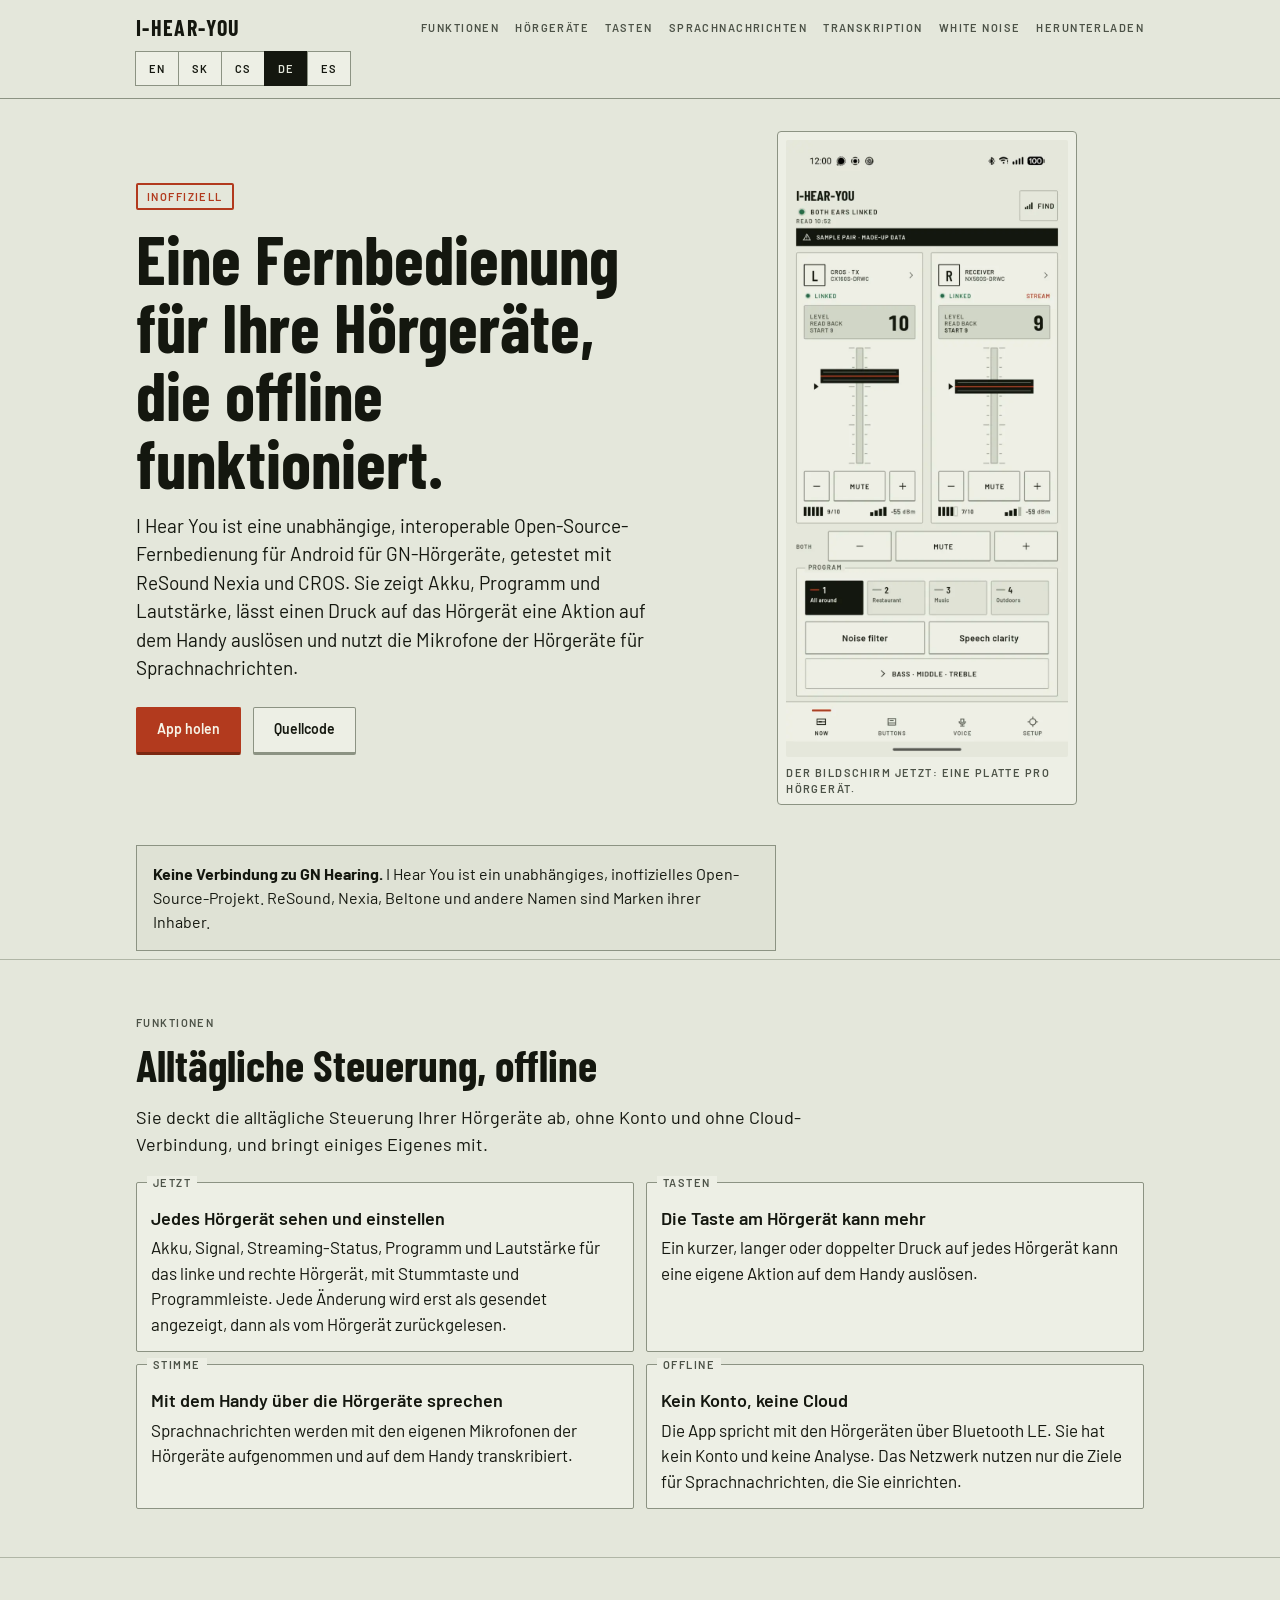
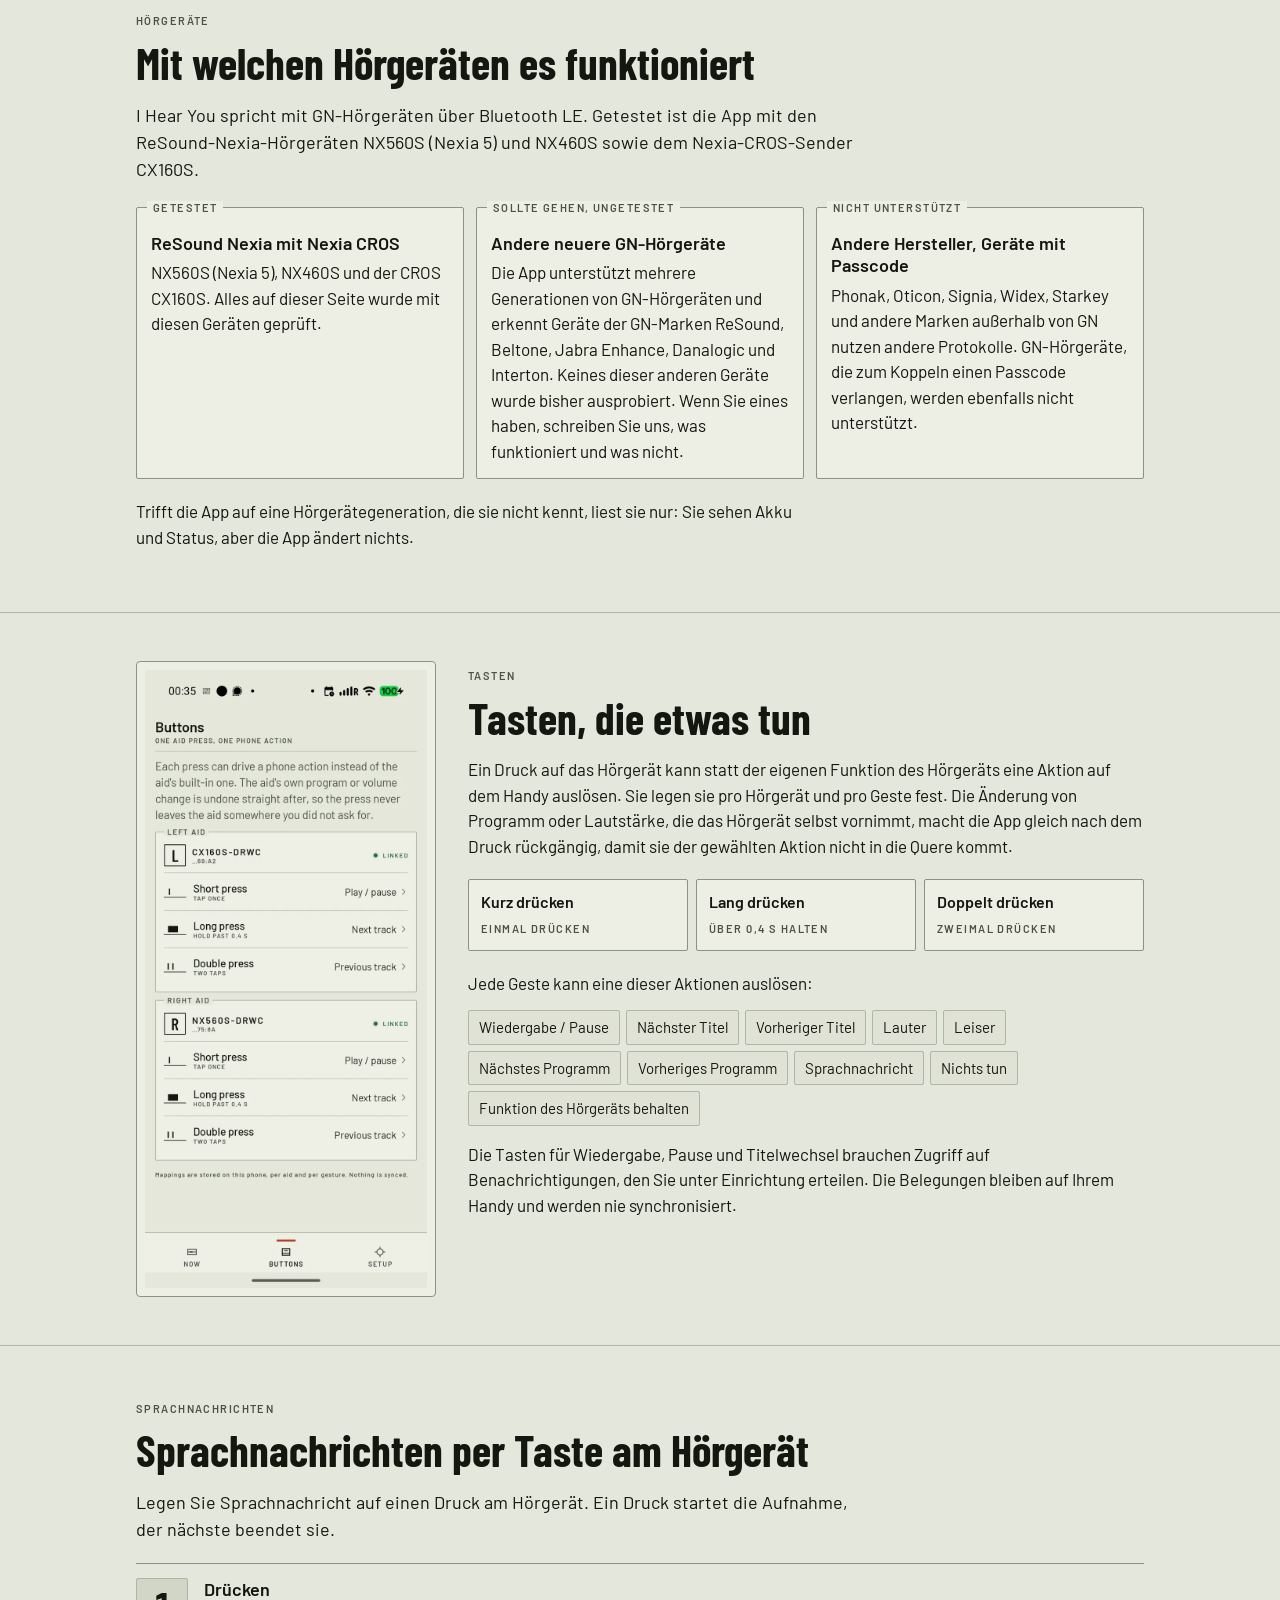
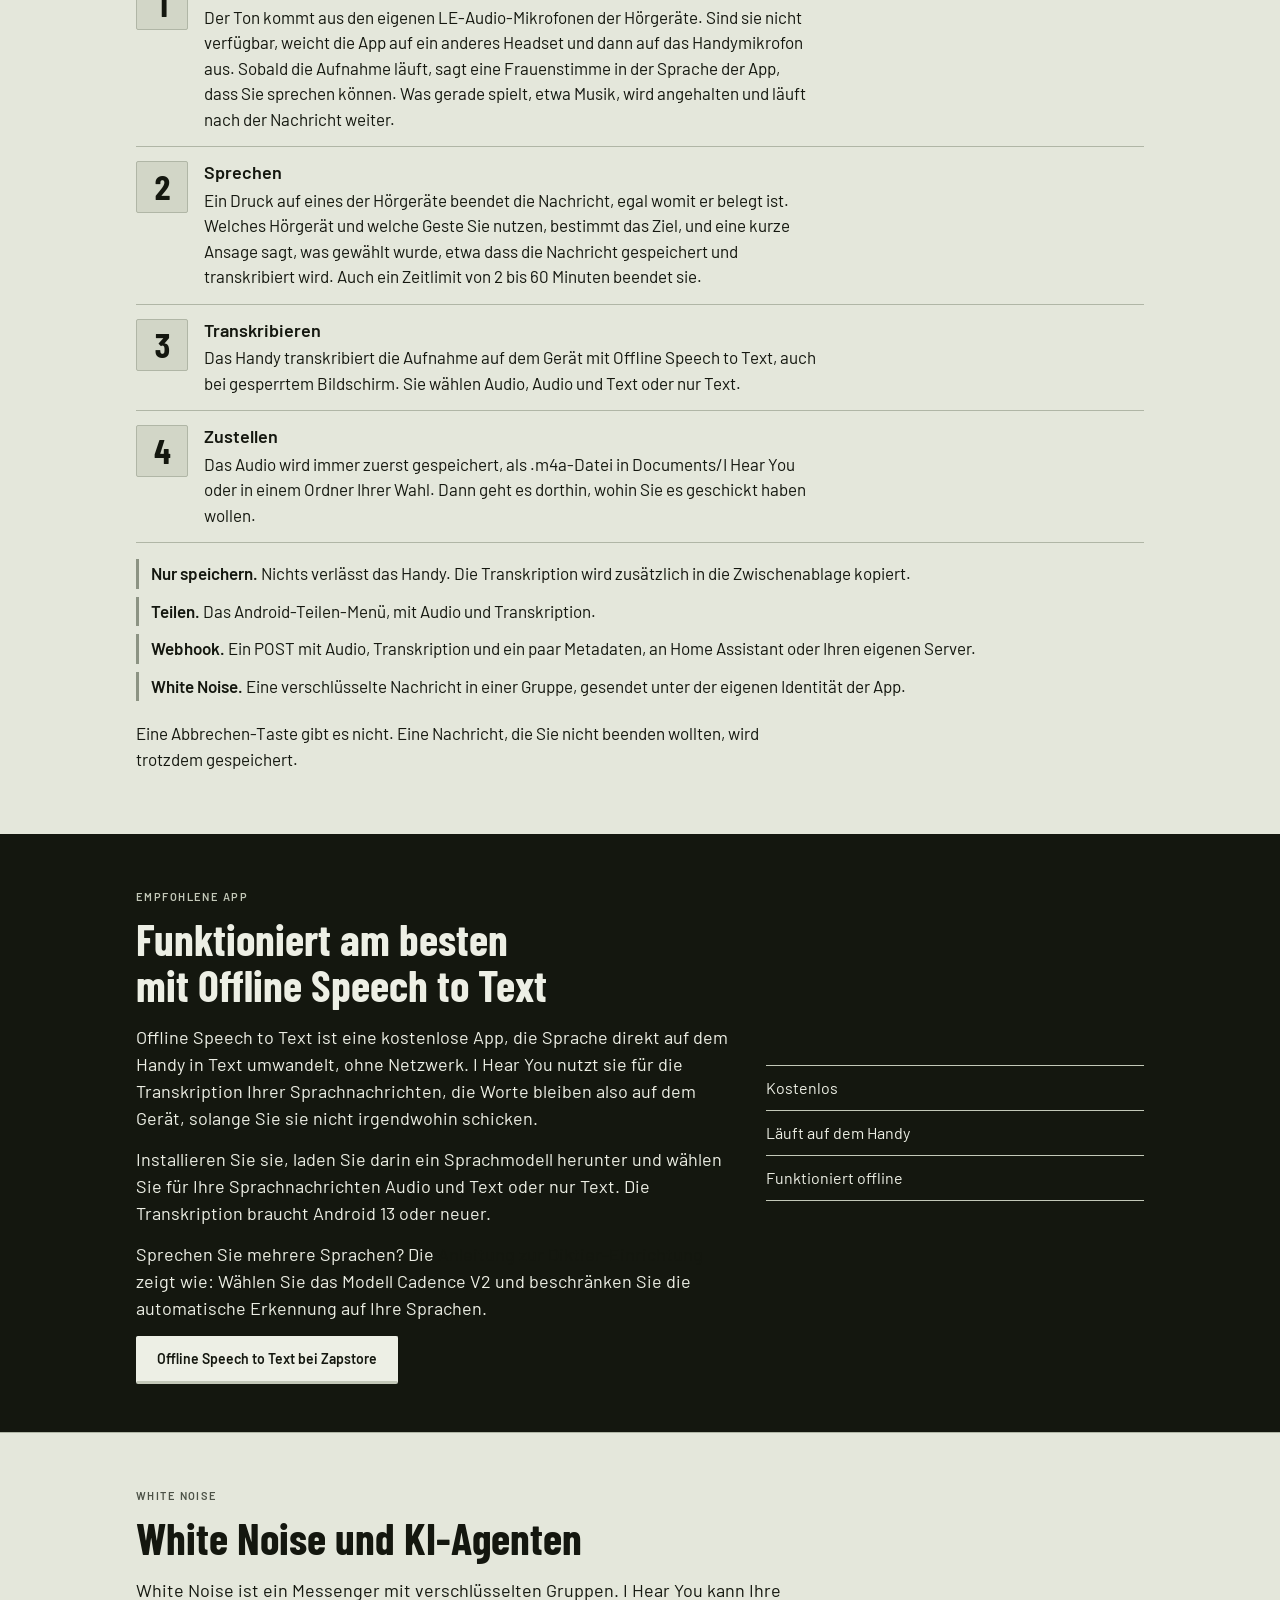
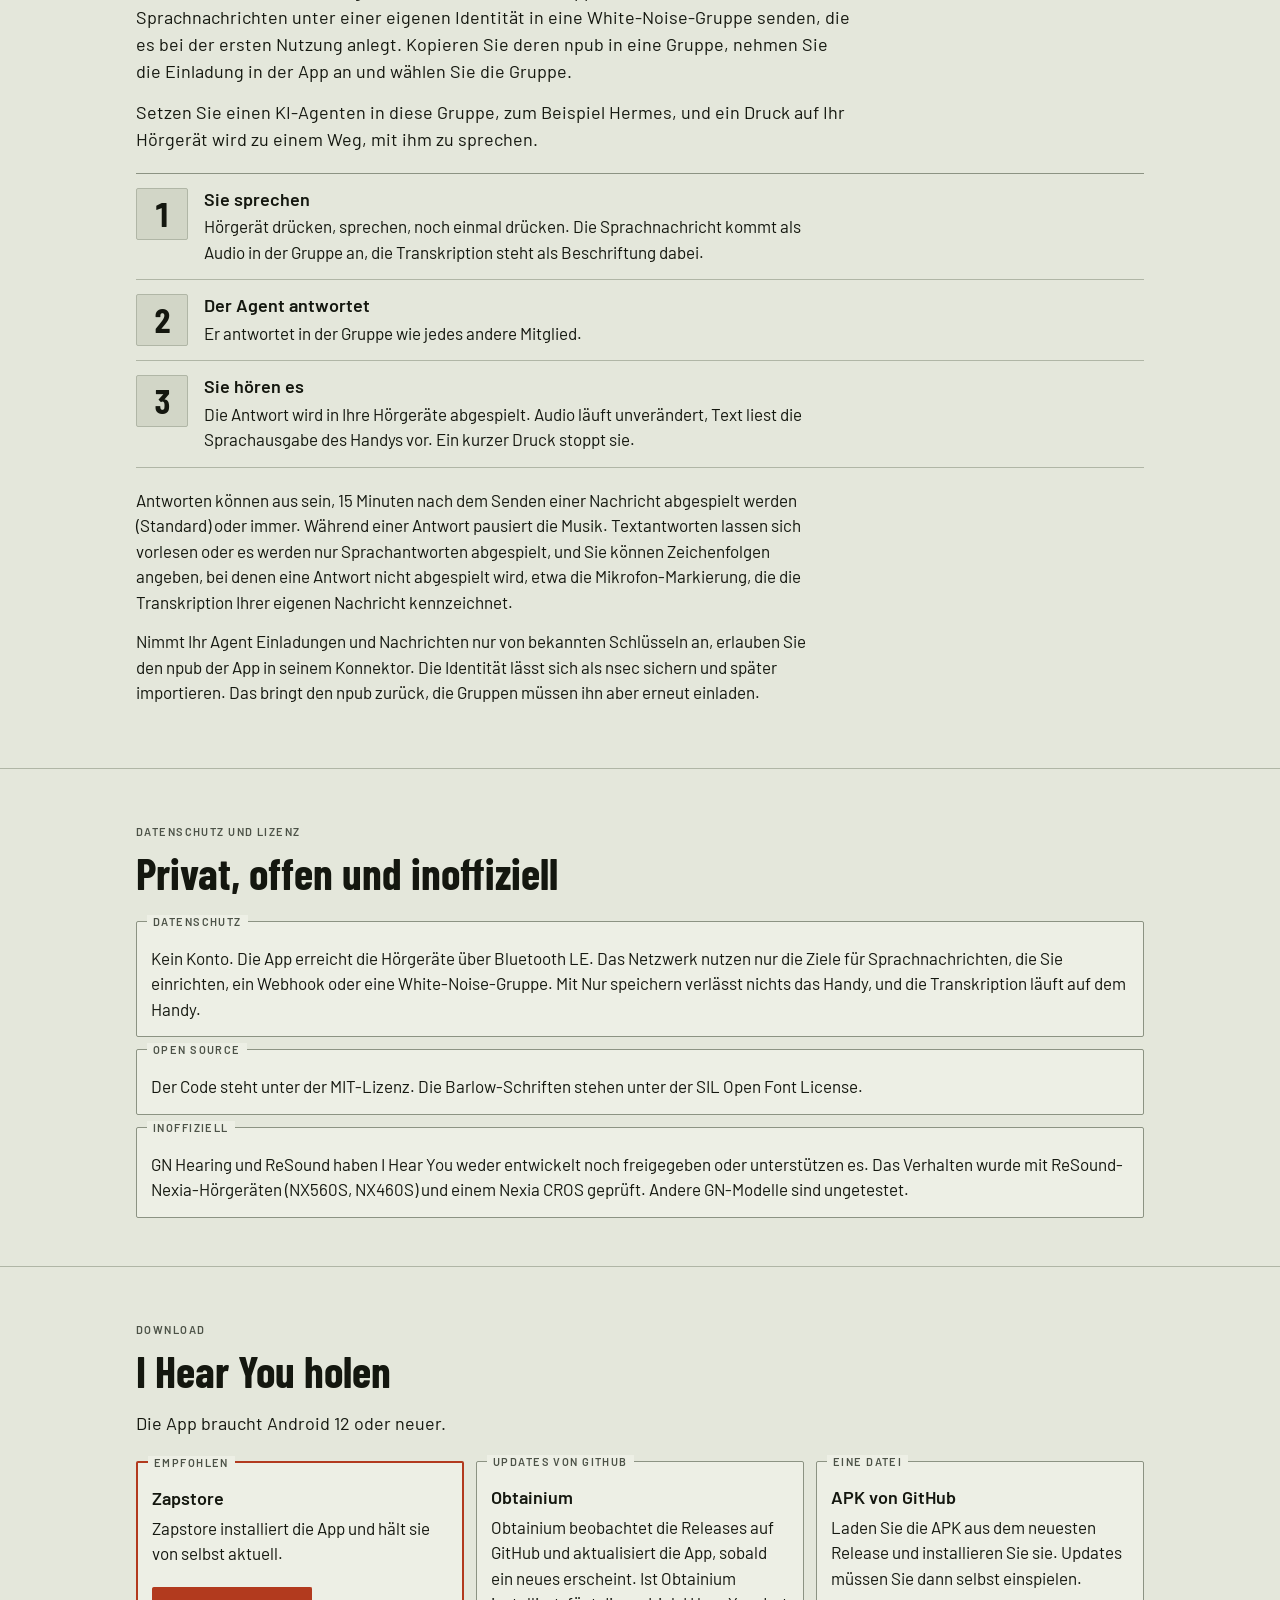
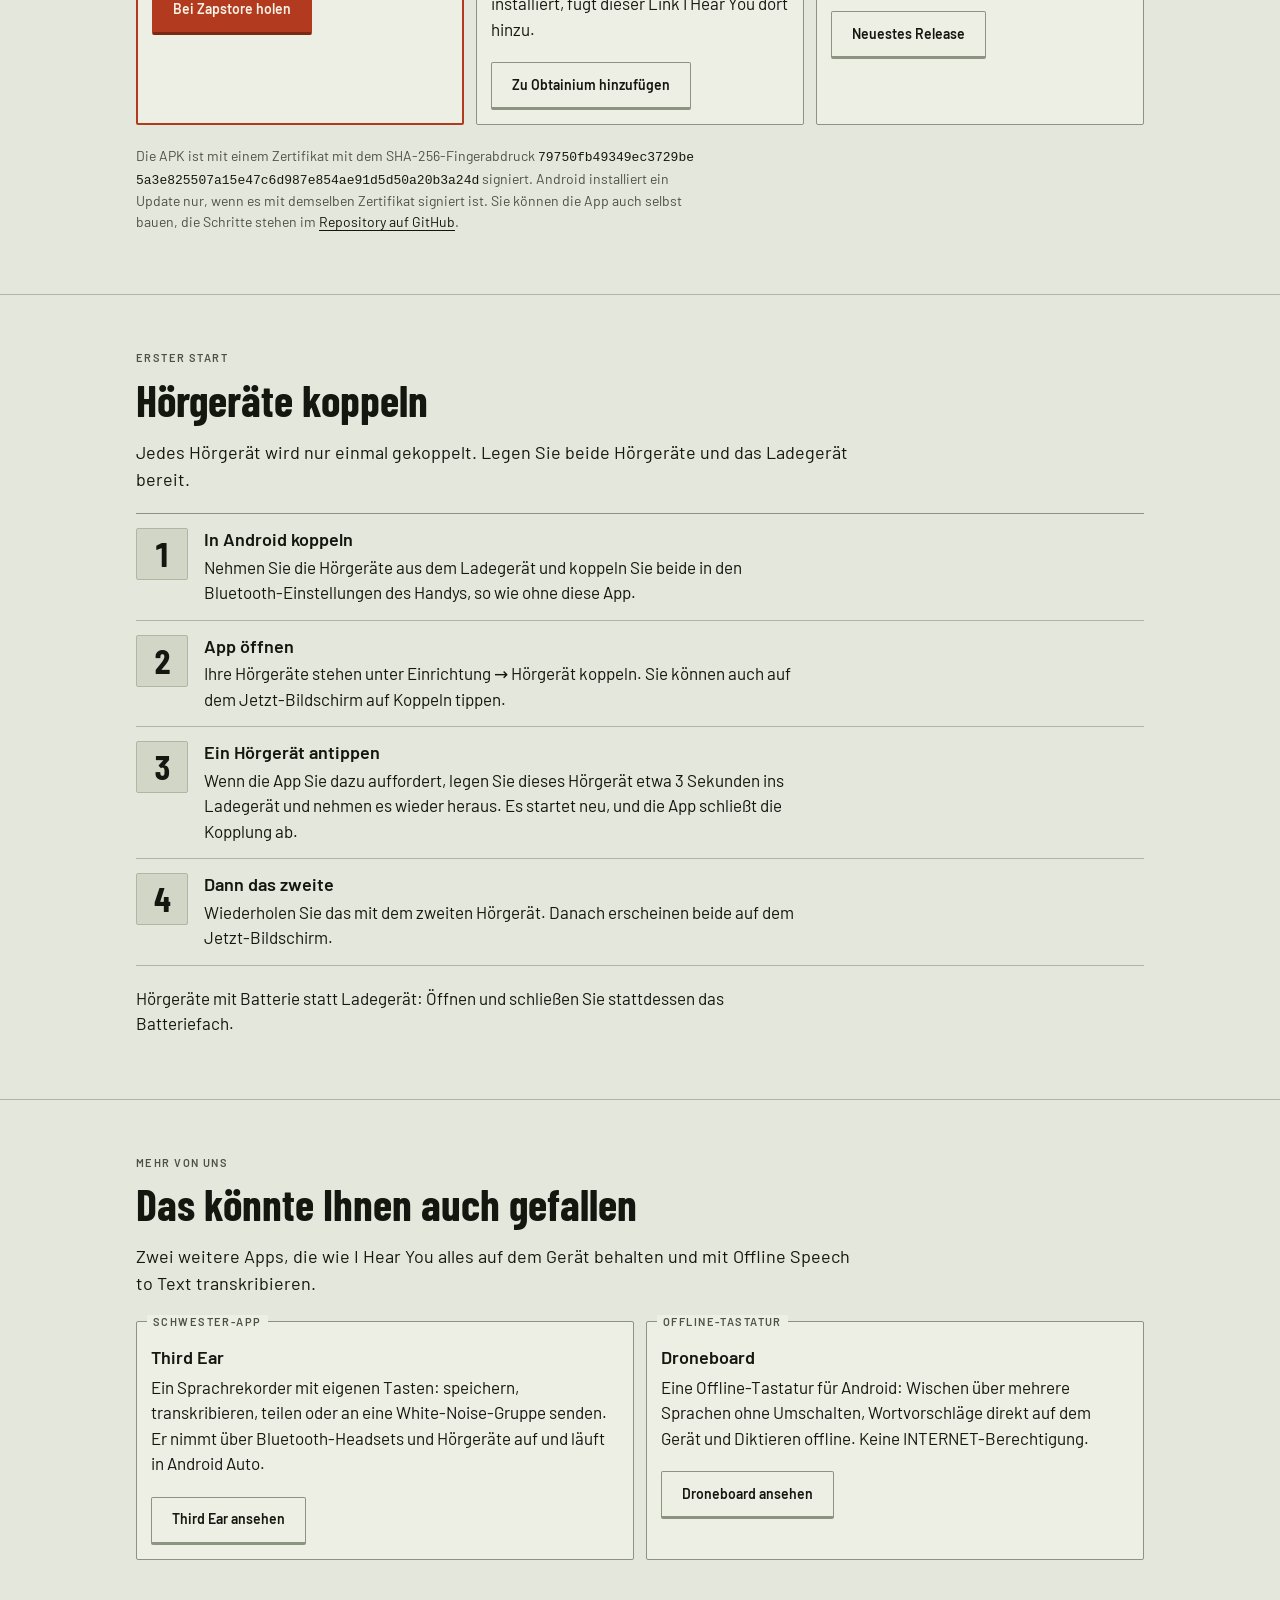
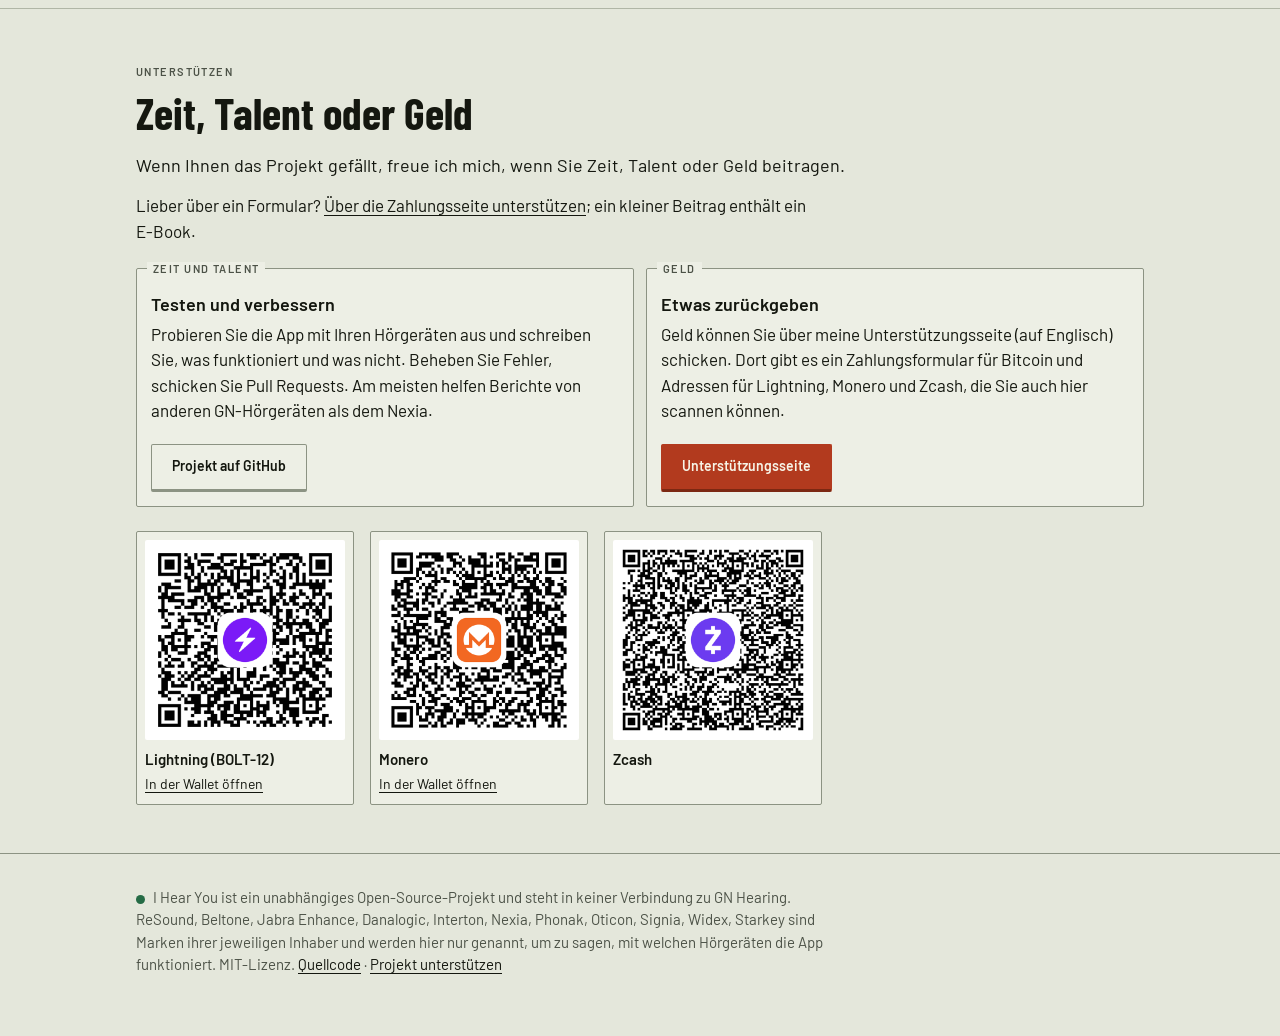
<file: website/de/index.html>
<!doctype html>
<html lang="de">
<head>
<meta charset="utf-8">
<meta name="viewport" content="width=device-width, initial-scale=1">
<title>I Hear You: Offline-Fernbedienung für GN- / ReSound-Hörgeräte</title>
<meta name="description" content="Unabhängige, interoperable Open-Source-Fernbedienung für Android für GN-Hörgeräte; funktioniert mit ReSound Nexia und CROS. Ohne Konto, funktioniert offline. Tastenbelegung, Sprachnachrichten über die Mikrofone der Hörgeräte, Transkription auf dem Handy.">
<meta name="color-scheme" content="light dark">
<meta name="theme-color" content="#E4E7DB" media="(prefers-color-scheme: light)">
<meta name="theme-color" content="#15180F" media="(prefers-color-scheme: dark)">
<meta property="og:title" content="I Hear You: Offline-Fernbedienung für GN- / ReSound-Hörgeräte">
<meta property="og:description" content="Unabhängige, interoperable Open-Source-Fernbedienung für Android für GN-Hörgeräte; funktioniert mit ReSound Nexia und CROS. Ohne Konto, funktioniert offline. Tastenbelegung, Sprachnachrichten über die Mikrofone der Hörgeräte, Transkription auf dem Handy.">
<meta property="og:type" content="website">
<link rel="canonical" href="https://cypherpunk.today/i-hear-you/de/">
<link rel="alternate" hreflang="en" href="https://cypherpunk.today/i-hear-you/">
<link rel="alternate" hreflang="sk" href="https://cypherpunk.today/i-hear-you/sk/">
<link rel="alternate" hreflang="cs" href="https://cypherpunk.today/i-hear-you/cs/">
<link rel="alternate" hreflang="de" href="https://cypherpunk.today/i-hear-you/de/">
<link rel="alternate" hreflang="es" href="https://cypherpunk.today/i-hear-you/es/">
<link rel="alternate" hreflang="x-default" href="https://cypherpunk.today/i-hear-you/">
<link rel="preload" href="../fonts/barlow_condensed_bold.ttf" as="font" type="font/ttf" crossorigin>
<link rel="stylesheet" href="../css/site.css">
</head>
<body>
<a class="skip" href="#main">Zum Inhalt springen</a>
<header class="top"><div class="wrap">
<a class="wordmark" href="#top" id="top">I-Hear-You</a>
<nav class="nav"><a href="#what">Funktionen</a><a href="#aids">Hörgeräte</a><a href="#buttons">Tasten</a><a href="#voice">Sprachnachrichten</a><a href="#ostt">Transkription</a><a href="#whitenoise">White Noise</a><a href="#get">Herunterladen</a></nav>
<div class="lang" role="group" aria-label="Language"><a href="../index.html" hreflang="en" lang="en" title="English">EN</a><a href="../sk/index.html" hreflang="sk" lang="sk" title="Slovenčina">SK</a><a href="../cs/index.html" hreflang="cs" lang="cs" title="Čeština">CS</a><span aria-current="true" lang="de">DE</span><a href="../es/index.html" hreflang="es" lang="es" title="Español">ES</a></div>
</div></header>
<main id="main">
<div class="hero"><div class="wrap">
<div>
<span class="stamp">Inoffiziell</span>
<h1>Eine Fernbedienung für Ihre Hörgeräte, die offline funktioniert.</h1>
<p class="lead">I Hear You ist eine unabhängige, interoperable Open-Source-Fernbedienung für Android für GN-Hörgeräte, getestet mit ReSound Nexia und CROS. Sie zeigt Akku, Programm und Lautstärke, lässt einen Druck auf das Hörgerät eine Aktion auf dem Handy auslösen und nutzt die Mikrofone der Hörgeräte für Sprachnachrichten.</p>
<div class="keys">
<a class="key primary" href="#get">App holen</a>
<a class="key" href="https://github.com/jooray/i-hear-you">Quellcode</a></div>
</div>
<figure class="shot" style="margin:0 auto"><picture><source srcset="../img/now-dark.webp" media="(prefers-color-scheme: dark)"><img src="../img/now-light.webp" width="720" height="1576" alt="Der Bildschirm Jetzt in I Hear You: zwei Hörgeräte-Kanäle mit Stufe 10 und 9 auf der Skala 1 bis 13 des Hörgeräts, die angepasste Startstufe markiert, Stumm- und Plus-/Minus-Tasten, vier Programme, Störgeräuschfilter und Sprachverständlichkeit." decoding="async"></picture><figcaption class="label shot-cap">Der Bildschirm Jetzt: eine Platte pro Hörgerät.</figcaption></figure>
</div></div>
<div class="notice-wrap"><div class="wrap"><p class="notice" role="note"><strong>Keine Verbindung zu GN Hearing.</strong> I Hear You ist ein unabhängiges, inoffizielles Open-Source-Projekt. ReSound, Nexia, Beltone und andere Namen sind Marken ihrer Inhaber.</p></div></div>

<section id="what"><div class="wrap">
<span class="label">Funktionen</span>
<h2>Alltägliche Steuerung, offline</h2>
<p class="intro">Sie deckt die alltägliche Steuerung Ihrer Hörgeräte ab, ohne Konto und ohne Cloud-Verbindung, und bringt einiges Eigenes mit.</p>
<div class="grid two"><div class="plate"><span class="label">Jetzt</span><h3>Jedes Hörgerät sehen und einstellen</h3><p>Akku, Signal, Streaming-Status, Programm und Lautstärke für das linke und rechte Hörgerät, mit Stummtaste und Programmleiste. Jede Änderung wird erst als gesendet angezeigt, dann als vom Hörgerät zurückgelesen.</p></div><div class="plate"><span class="label">Tasten</span><h3>Die Taste am Hörgerät kann mehr</h3><p>Ein kurzer, langer oder doppelter Druck auf jedes Hörgerät kann eine eigene Aktion auf dem Handy auslösen.</p></div><div class="plate"><span class="label">Stimme</span><h3>Mit dem Handy über die Hörgeräte sprechen</h3><p>Sprachnachrichten werden mit den eigenen Mikrofonen der Hörgeräte aufgenommen und auf dem Handy transkribiert.</p></div><div class="plate"><span class="label">Offline</span><h3>Kein Konto, keine Cloud</h3><p>Die App spricht mit den Hörgeräten über Bluetooth LE. Sie hat kein Konto und keine Analyse. Das Netzwerk nutzen nur die Ziele für Sprachnachrichten, die Sie einrichten.</p></div></div>
</div></section>

<section id="aids"><div class="wrap">
<span class="label">Hörgeräte</span>
<h2>Mit welchen Hörgeräten es funktioniert</h2>
<p class="intro">I Hear You spricht mit GN-Hörgeräten über Bluetooth LE. Getestet ist die App mit den ReSound-Nexia-Hörgeräten NX560S (Nexia 5) und NX460S sowie dem Nexia-CROS-Sender CX160S.</p>
<div class="grid three"><div class="plate"><span class="label">Getestet</span><h3>ReSound Nexia mit Nexia CROS</h3><p>NX560S (Nexia 5), NX460S und der CROS CX160S. Alles auf dieser Seite wurde mit diesen Geräten geprüft.</p></div><div class="plate"><span class="label">Sollte gehen, ungetestet</span><h3>Andere neuere GN-Hörgeräte</h3><p>Die App unterstützt mehrere Generationen von GN-Hörgeräten und erkennt Geräte der GN-Marken ReSound, Beltone, Jabra Enhance, Danalogic und Interton. Keines dieser anderen Geräte wurde bisher ausprobiert. Wenn Sie eines haben, schreiben Sie uns, was funktioniert und was nicht.</p></div><div class="plate"><span class="label">Nicht unterstützt</span><h3>Andere Hersteller, Geräte mit Passcode</h3><p>Phonak, Oticon, Signia, Widex, Starkey und andere Marken außerhalb von GN nutzen andere Protokolle. GN-Hörgeräte, die zum Koppeln einen Passcode verlangen, werden ebenfalls nicht unterstützt.</p></div></div>
<p style="margin-top:20px">Trifft die App auf eine Hörgerätegeneration, die sie nicht kennt, liest sie nur: Sie sehen Akku und Status, aber die App ändert nichts.</p>
</div></section>

<section id="buttons"><div class="wrap split rev">
<figure class="shot"><picture><source srcset="../img/buttons-dark.webp" media="(prefers-color-scheme: dark)"><img src="../img/buttons-light.webp" width="720" height="1575" alt="Der Bildschirm Tasten: für das linke und rechte Hörgerät ein kurzer Druck auf Wiedergabe / Pause, ein langer auf nächsten Titel, ein doppelter auf vorherigen Titel." loading="lazy" decoding="async"></picture></figure>
<div>
<span class="label">Tasten</span>
<h2>Tasten, die etwas tun</h2>
<p>Ein Druck auf das Hörgerät kann statt der eigenen Funktion des Hörgeräts eine Aktion auf dem Handy auslösen. Sie legen sie pro Hörgerät und pro Geste fest. Die Änderung von Programm oder Lautstärke, die das Hörgerät selbst vornimmt, macht die App gleich nach dem Druck rückgängig, damit sie der gewählten Aktion nicht in die Quere kommt.</p>
<ul class="gestures"><li><b>Kurz drücken</b><span class="label">einmal drücken</span></li><li><b>Lang drücken</b><span class="label">über 0,4 s halten</span></li><li><b>Doppelt drücken</b><span class="label">zweimal drücken</span></li></ul>
<p>Jede Geste kann eine dieser Aktionen auslösen:</p>
<ul class="chips"><li>Wiedergabe / Pause</li><li>Nächster Titel</li><li>Vorheriger Titel</li><li>Lauter</li><li>Leiser</li><li>Nächstes Programm</li><li>Vorheriges Programm</li><li>Sprachnachricht</li><li>Nichts tun</li><li>Funktion des Hörgeräts behalten</li></ul>
<p style="margin-top:16px">Die Tasten für Wiedergabe, Pause und Titelwechsel brauchen Zugriff auf Benachrichtigungen, den Sie unter Einrichtung erteilen. Die Belegungen bleiben auf Ihrem Handy und werden nie synchronisiert.</p>
</div>
</div></section>

<section id="voice"><div class="wrap">
<span class="label">Sprachnachrichten</span>
<h2>Sprachnachrichten per Taste am Hörgerät</h2>
<p class="intro">Legen Sie Sprachnachricht auf einen Druck am Hörgerät. Ein Druck startet die Aufnahme, der nächste beendet sie.</p>
<ol class="rows"><li><span class="num" aria-hidden="true">1</span><h3>Drücken</h3><p>Der Ton kommt aus den eigenen LE-Audio-Mikrofonen der Hörgeräte. Sind sie nicht verfügbar, weicht die App auf ein anderes Headset und dann auf das Handymikrofon aus. Sobald die Aufnahme läuft, sagt eine Frauenstimme in der Sprache der App, dass Sie sprechen können. Was gerade spielt, etwa Musik, wird angehalten und läuft nach der Nachricht weiter.</p></li><li><span class="num" aria-hidden="true">2</span><h3>Sprechen</h3><p>Ein Druck auf eines der Hörgeräte beendet die Nachricht, egal womit er belegt ist. Welches Hörgerät und welche Geste Sie nutzen, bestimmt das Ziel, und eine kurze Ansage sagt, was gewählt wurde, etwa dass die Nachricht gespeichert und transkribiert wird. Auch ein Zeitlimit von 2 bis 60 Minuten beendet sie.</p></li><li><span class="num" aria-hidden="true">3</span><h3>Transkribieren</h3><p>Das Handy transkribiert die Aufnahme auf dem Gerät mit Offline Speech to Text, auch bei gesperrtem Bildschirm. Sie wählen Audio, Audio und Text oder nur Text.</p></li><li><span class="num" aria-hidden="true">4</span><h3>Zustellen</h3><p>Das Audio wird immer zuerst gespeichert, als .m4a-Datei in Documents/I Hear You oder in einem Ordner Ihrer Wahl. Dann geht es dorthin, wohin Sie es geschickt haben wollen.</p></li></ol>
<ul class="dest"><li><b>Nur speichern.</b> Nichts verlässt das Handy. Die Transkription wird zusätzlich in die Zwischenablage kopiert.</li><li><b>Teilen.</b> Das Android-Teilen-Menü, mit Audio und Transkription.</li><li><b>Webhook.</b> Ein POST mit Audio, Transkription und ein paar Metadaten, an Home Assistant oder Ihren eigenen Server.</li><li><b>White Noise.</b> Eine verschlüsselte Nachricht in einer Gruppe, gesendet unter der eigenen Identität der App.</li></ul>
<p style="margin-top:20px">Eine Abbrechen-Taste gibt es nicht. Eine Nachricht, die Sie nicht beenden wollten, wird trotzdem gespeichert.</p>
</div></section>

<section id="ostt" class="band"><div class="wrap band-grid">
<div>
<span class="label">Empfohlene App</span>
<h2>Funktioniert am besten mit Offline Speech to Text</h2>
<p>Offline Speech to Text ist eine kostenlose App, die Sprache direkt auf dem Handy in Text umwandelt, ohne Netzwerk. I Hear You nutzt sie für die Transkription Ihrer Sprachnachrichten, die Worte bleiben also auf dem Gerät, solange Sie sie nicht irgendwohin schicken.</p>
<p>Installieren Sie sie, laden Sie darin ein Sprachmodell herunter und wählen Sie für Ihre Sprachnachrichten Audio und Text oder nur Text. Die Transkription braucht Android 13 oder neuer.</p>
<p>Sprechen Sie mehrere Sprachen? Die <a href="https://cypherpunk.today/droneboard/de/dictation/#languages">Anleitung zur Diktier-Einrichtung</a> zeigt wie: Wählen Sie das Modell Cadence V2 und beschränken Sie die automatische Erkennung auf Ihre Sprachen.</p>
<div class="keys"><a class="key" href="https://zapstore.dev/apps/app.offlinespeechtotext">Offline Speech to Text bei Zapstore</a></div>
</div>
<ul><li>Kostenlos</li><li>Läuft auf dem Handy</li><li>Funktioniert offline</li></ul>
</div></section>

<section id="whitenoise"><div class="wrap">
<span class="label">White Noise</span>
<h2>White Noise und KI-Agenten</h2>
<p class="intro">White Noise ist ein Messenger mit verschlüsselten Gruppen. I Hear You kann Ihre Sprachnachrichten unter einer eigenen Identität in eine White-Noise-Gruppe senden, die es bei der ersten Nutzung anlegt. Kopieren Sie deren npub in eine Gruppe, nehmen Sie die Einladung in der App an und wählen Sie die Gruppe.</p>
<p class="intro">Setzen Sie einen KI-Agenten in diese Gruppe, zum Beispiel Hermes, und ein Druck auf Ihr Hörgerät wird zu einem Weg, mit ihm zu sprechen.</p>
<ol class="rows"><li><span class="num" aria-hidden="true">1</span><h3>Sie sprechen</h3><p>Hörgerät drücken, sprechen, noch einmal drücken. Die Sprachnachricht kommt als Audio in der Gruppe an, die Transkription steht als Beschriftung dabei.</p></li><li><span class="num" aria-hidden="true">2</span><h3>Der Agent antwortet</h3><p>Er antwortet in der Gruppe wie jedes andere Mitglied.</p></li><li><span class="num" aria-hidden="true">3</span><h3>Sie hören es</h3><p>Die Antwort wird in Ihre Hörgeräte abgespielt. Audio läuft unverändert, Text liest die Sprachausgabe des Handys vor. Ein kurzer Druck stoppt sie.</p></li></ol>
<p style="margin-top:20px">Antworten können aus sein, 15 Minuten nach dem Senden einer Nachricht abgespielt werden (Standard) oder immer. Während einer Antwort pausiert die Musik. Textantworten lassen sich vorlesen oder es werden nur Sprachantworten abgespielt, und Sie können Zeichenfolgen angeben, bei denen eine Antwort nicht abgespielt wird, etwa die Mikrofon-Markierung, die die Transkription Ihrer eigenen Nachricht kennzeichnet.</p>
<p>Nimmt Ihr Agent Einladungen und Nachrichten nur von bekannten Schlüsseln an, erlauben Sie den npub der App in seinem Konnektor. Die Identität lässt sich als nsec sichern und später importieren. Das bringt den npub zurück, die Gruppen müssen ihn aber erneut einladen.</p>
</div></section>

<section id="privacy"><div class="wrap">
<span class="label">Datenschutz und Lizenz</span>
<h2>Privat, offen und inoffiziell</h2>
<div class="grid"><div class="plate"><span class="label">Datenschutz</span><p>Kein Konto. Die App erreicht die Hörgeräte über Bluetooth LE. Das Netzwerk nutzen nur die Ziele für Sprachnachrichten, die Sie einrichten, ein Webhook oder eine White-Noise-Gruppe. Mit Nur speichern verlässt nichts das Handy, und die Transkription läuft auf dem Handy.</p></div><div class="plate"><span class="label">Open Source</span><p>Der Code steht unter der MIT-Lizenz. Die Barlow-Schriften stehen unter der SIL Open Font License.</p></div><div class="plate"><span class="label">Inoffiziell</span><p>GN Hearing und ReSound haben I Hear You weder entwickelt noch freigegeben oder unterstützen es. Das Verhalten wurde mit ReSound-Nexia-Hörgeräten (NX560S, NX460S) und einem Nexia CROS geprüft. Andere GN-Modelle sind ungetestet.</p></div></div>
</div></section>

<section id="get"><div class="wrap">
<span class="label">Download</span>
<h2>I Hear You holen</h2>
<p class="intro">Die App braucht Android 12 oder neuer.</p>
<div class="grid three"><div class="plate pick"><span class="label">Empfohlen</span><h3>Zapstore</h3><p>Zapstore installiert die App und hält sie von selbst aktuell.</p><p><a class="key primary" href="https://zapstore.dev/apps/app.ihearyou">Bei Zapstore holen</a></p></div><div class="plate"><span class="label">Updates von GitHub</span><h3>Obtainium</h3><p>Obtainium beobachtet die Releases auf GitHub und aktualisiert die App, sobald ein neues erscheint. Ist Obtainium installiert, fügt dieser Link I Hear You dort hinzu.</p><p><a class="key" href="obtainium://add/https://github.com/jooray/i-hear-you">Zu Obtainium hinzufügen</a></p></div><div class="plate"><span class="label">Eine Datei</span><h3>APK von GitHub</h3><p>Laden Sie die APK aus dem neuesten Release und installieren Sie sie. Updates müssen Sie dann selbst einspielen.</p><p><a class="key" href="https://github.com/jooray/i-hear-you/releases/latest">Neuestes Release</a></p></div></div>
<p class="fine">Die APK ist mit einem Zertifikat mit dem SHA-256-Fingerabdruck <code>79750fb49349ec3729be5a3e825507a15e47c6d987e854ae91d5d50a20b3a24d</code> signiert. Android installiert ein Update nur, wenn es mit demselben Zertifikat signiert ist. Sie können die App auch selbst bauen, die Schritte stehen im <a href="https://github.com/jooray/i-hear-you">Repository auf GitHub</a>.</p>
</div></section>

<section id="pair"><div class="wrap">
<span class="label">Erster Start</span>
<h2>Hörgeräte koppeln</h2>
<p class="intro">Jedes Hörgerät wird nur einmal gekoppelt. Legen Sie beide Hörgeräte und das Ladegerät bereit.</p>
<ol class="rows"><li><span class="num" aria-hidden="true">1</span><h3>In Android koppeln</h3><p>Nehmen Sie die Hörgeräte aus dem Ladegerät und koppeln Sie beide in den Bluetooth-Einstellungen des Handys, so wie ohne diese App.</p></li><li><span class="num" aria-hidden="true">2</span><h3>App öffnen</h3><p>Ihre Hörgeräte stehen unter Einrichtung → Hörgerät koppeln. Sie können auch auf dem Jetzt-Bildschirm auf Koppeln tippen.</p></li><li><span class="num" aria-hidden="true">3</span><h3>Ein Hörgerät antippen</h3><p>Wenn die App Sie dazu auffordert, legen Sie dieses Hörgerät etwa 3 Sekunden ins Ladegerät und nehmen es wieder heraus. Es startet neu, und die App schließt die Kopplung ab.</p></li><li><span class="num" aria-hidden="true">4</span><h3>Dann das zweite</h3><p>Wiederholen Sie das mit dem zweiten Hörgerät. Danach erscheinen beide auf dem Jetzt-Bildschirm.</p></li></ol>
<p style="margin-top:20px">Hörgeräte mit Batterie statt Ladegerät: Öffnen und schließen Sie stattdessen das Batteriefach.</p>
</div></section>

<section id="apps"><div class="wrap">
<span class="label">Mehr von uns</span>
<h2>Das könnte Ihnen auch gefallen</h2>
<p class="intro">Zwei weitere Apps, die wie I Hear You alles auf dem Gerät behalten und mit Offline Speech to Text transkribieren.</p>
<div class="grid two"><div class="plate"><span class="label">Schwester-App</span><h3>Third Ear</h3><p>Ein Sprachrekorder mit eigenen Tasten: speichern, transkribieren, teilen oder an eine White-Noise-Gruppe senden. Er nimmt über Bluetooth-Headsets und Hörgeräte auf und läuft in Android Auto.</p><p><a class="key" href="https://cypherpunk.today/third-ear/de/">Third Ear ansehen</a></p></div><div class="plate"><span class="label">Offline-Tastatur</span><h3>Droneboard</h3><p>Eine Offline-Tastatur für Android: Wischen über mehrere Sprachen ohne Umschalten, Wortvorschläge direkt auf dem Gerät und Diktieren offline. Keine INTERNET-Berechtigung.</p><p><a class="key" href="https://cypherpunk.today/droneboard/de/">Droneboard ansehen</a></p></div></div>
</div></section>
<section id="support"><div class="wrap">
<span class="label">Unterstützen</span>
<h2>Zeit, Talent oder Geld</h2>
<p class="intro">Wenn Ihnen das Projekt gefällt, freue ich mich, wenn Sie Zeit, Talent oder Geld beitragen.</p>
<p>Lieber über ein Formular? <a href="https://hackyourself.io/support/s/i-hear-you?lang=en&amp;ref=web">Über die Zahlungsseite unterstützen</a>; ein kleiner Beitrag enthält ein E-Book.</p>
<div class="grid two"><div class="plate"><span class="label">Zeit und Talent</span><h3>Testen und verbessern</h3><p>Probieren Sie die App mit Ihren Hörgeräten aus und schreiben Sie, was funktioniert und was nicht. Beheben Sie Fehler, schicken Sie Pull Requests. Am meisten helfen Berichte von anderen GN-Hörgeräten als dem Nexia.</p><p><a class="key" href="https://github.com/jooray/i-hear-you">Projekt auf GitHub</a></p></div><div class="plate"><span class="label">Geld</span><h3>Etwas zurückgeben</h3><p>Geld können Sie über meine Unterstützungsseite (auf Englisch) schicken. Dort gibt es ein Zahlungsformular für Bitcoin und Adressen für Lightning, Monero und Zcash, die Sie auch hier scannen können.</p><p><a class="key primary" href="https://juraj.bednar.io/en/support-me/">Unterstützungsseite</a></p></div></div>
<ul class="qr"><li><img src="../img/qr-lightning-en.png" width="200" height="200" alt="QR-Code: Lightning-BOLT-12-Offer" loading="lazy" decoding="async"><b>Lightning (BOLT-12)</b><a href="lightning:lno1pg98xatswphhyapqg48pvggz7yjxhrlfqjju2xf4qnvqd9fjk8acdy4cf7e7kep33vspyw8kplcs">In der Wallet öffnen</a></li><li><img src="../img/qr-monero.png" width="200" height="200" alt="QR-Code: Monero-Adresse" loading="lazy" decoding="async"><b>Monero</b><a href="monero:89jGcmA65CReki73oLFvxHUzyR45wMqTN8G93ZYRizWVF2XUQgYKbPLGQYgxj2YjX4fxAUPQ7tLr4ATP7fpR4dSeHH3r9iH">In der Wallet öffnen</a></li><li><img src="../img/qr-zcash.png" width="200" height="200" alt="QR-Code: Zcash-Adresse" loading="lazy" decoding="async"><b>Zcash</b></li></ul>
</div></section>
</main>
<footer><div class="wrap">
<p><span class="tick" aria-hidden="true"></span>I Hear You ist ein unabhängiges Open-Source-Projekt und steht in keiner Verbindung zu GN Hearing. ReSound, Beltone, Jabra Enhance, Danalogic, Interton, Nexia, Phonak, Oticon, Signia, Widex, Starkey sind Marken ihrer jeweiligen Inhaber und werden hier nur genannt, um zu sagen, mit welchen Hörgeräten die App funktioniert. MIT-Lizenz. <a href="https://github.com/jooray/i-hear-you">Quellcode</a> · <a href="#support">Projekt unterstützen</a></p>
</div></footer>
</body>
</html>
</file>
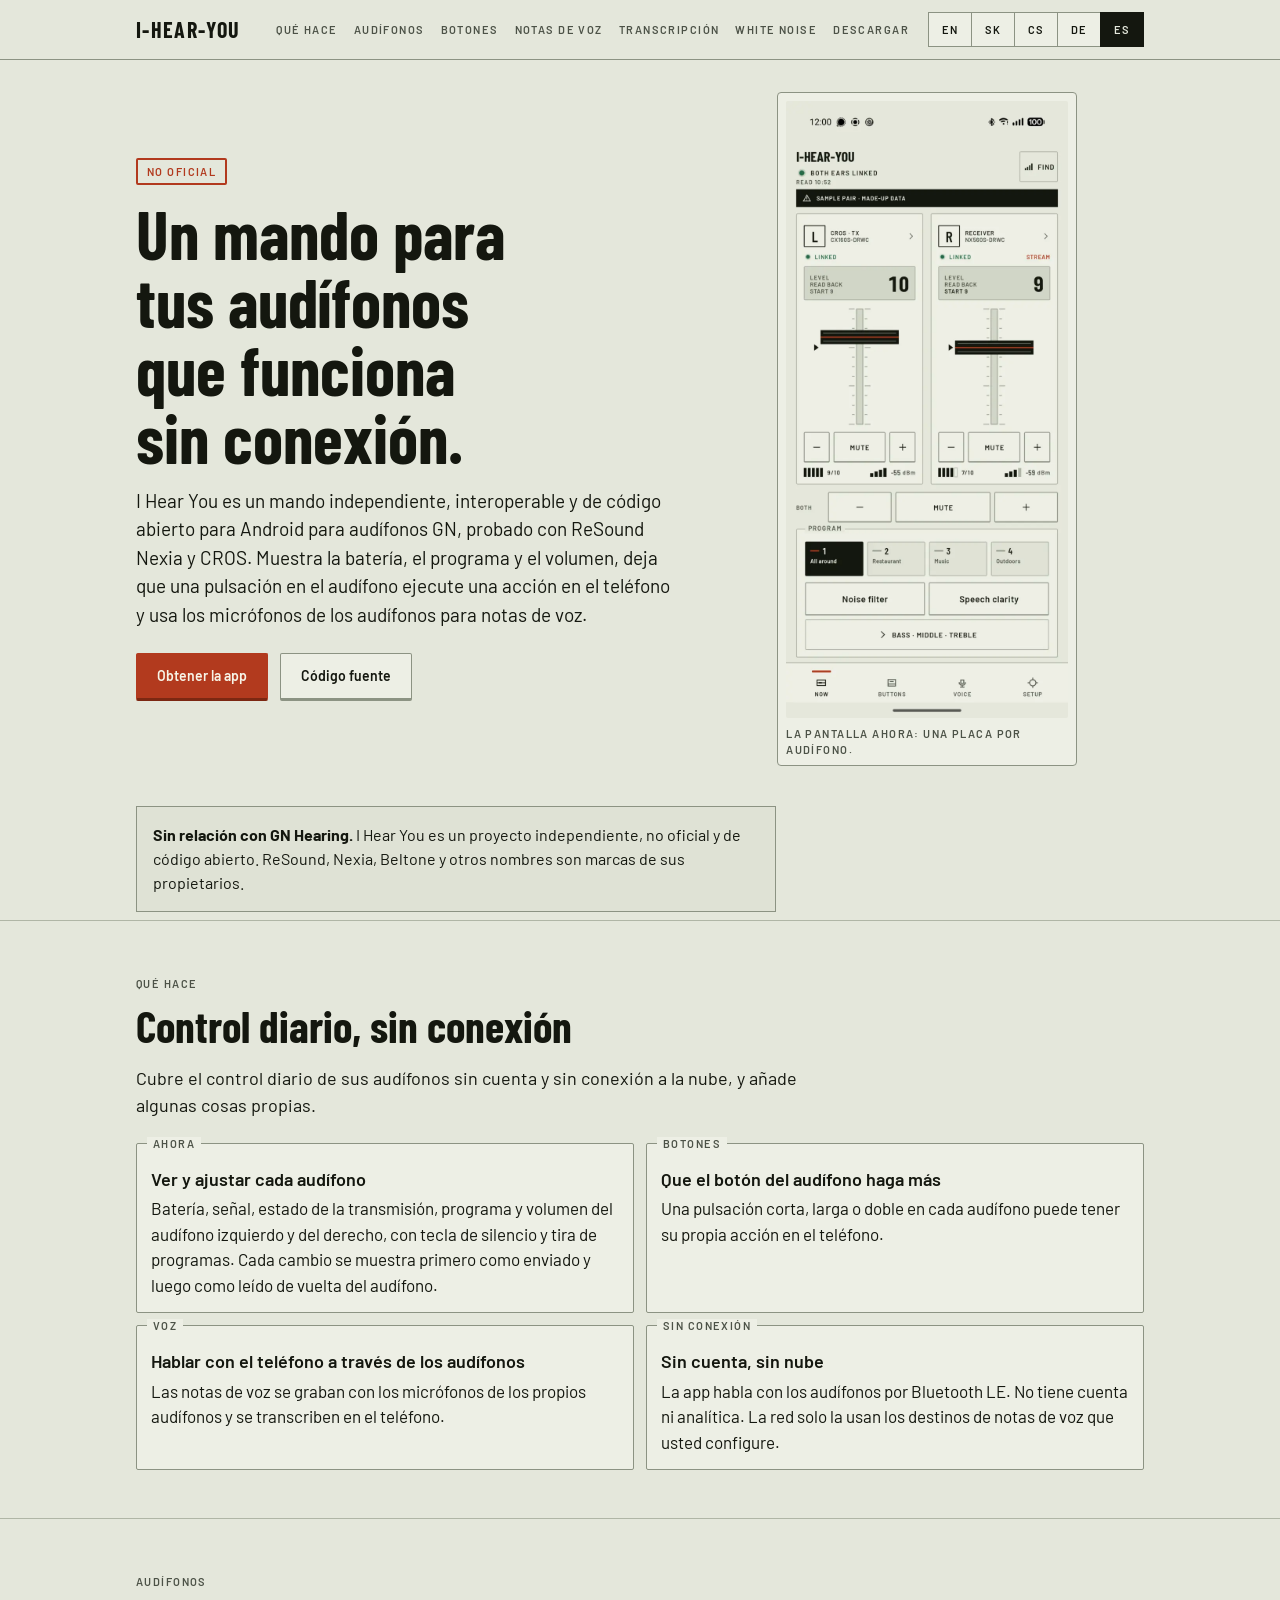
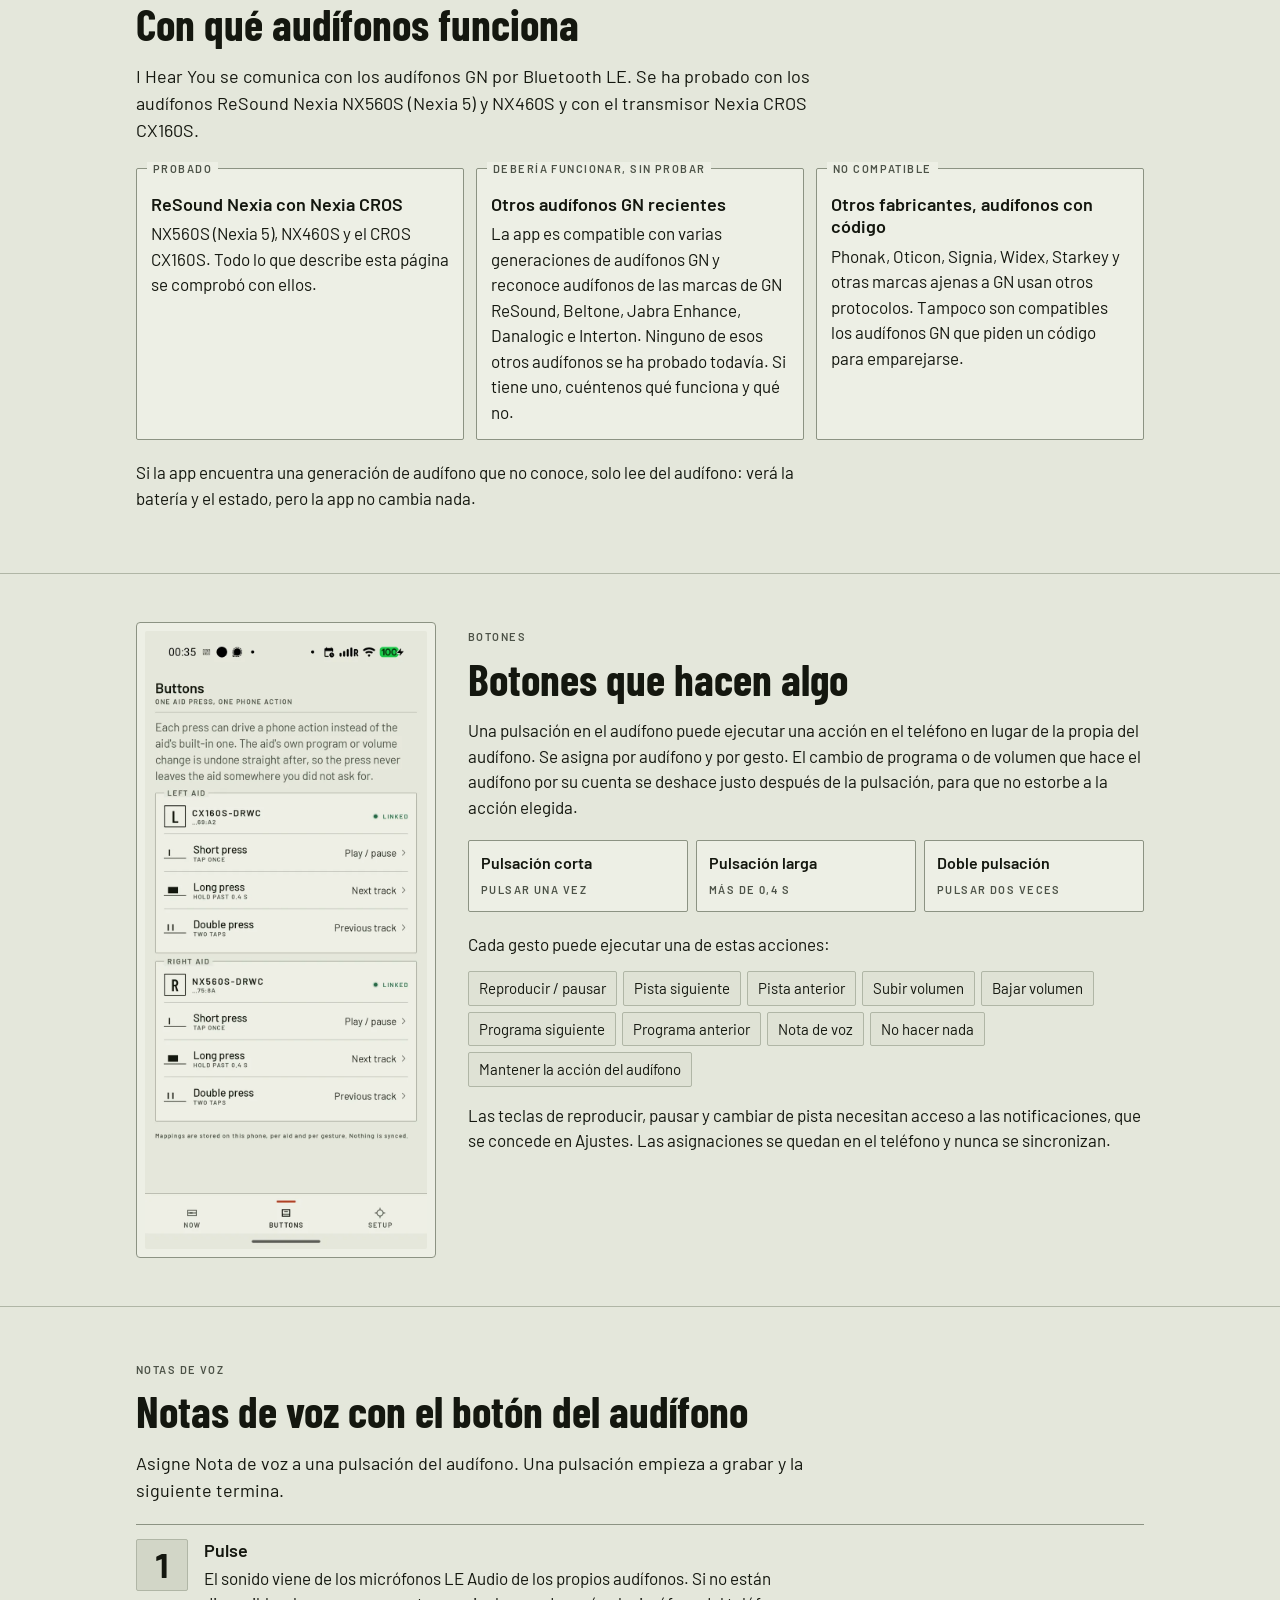
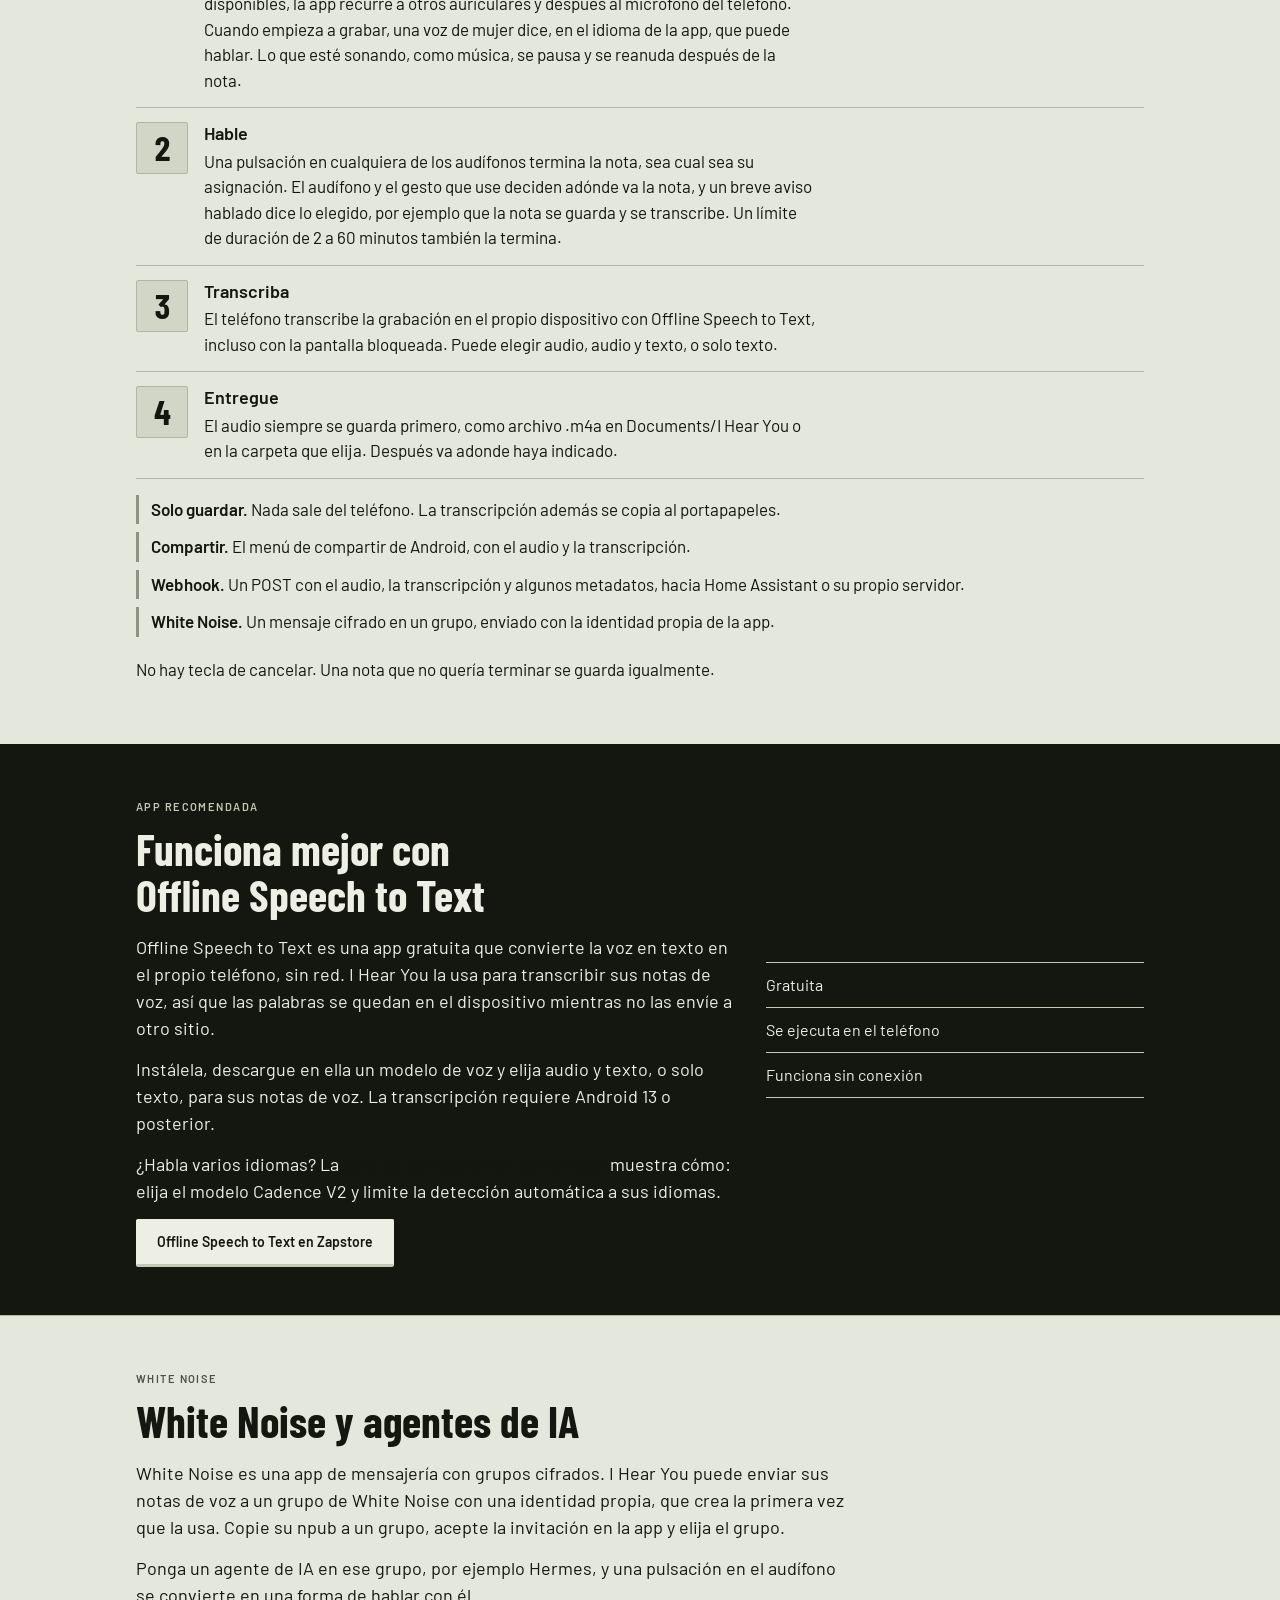
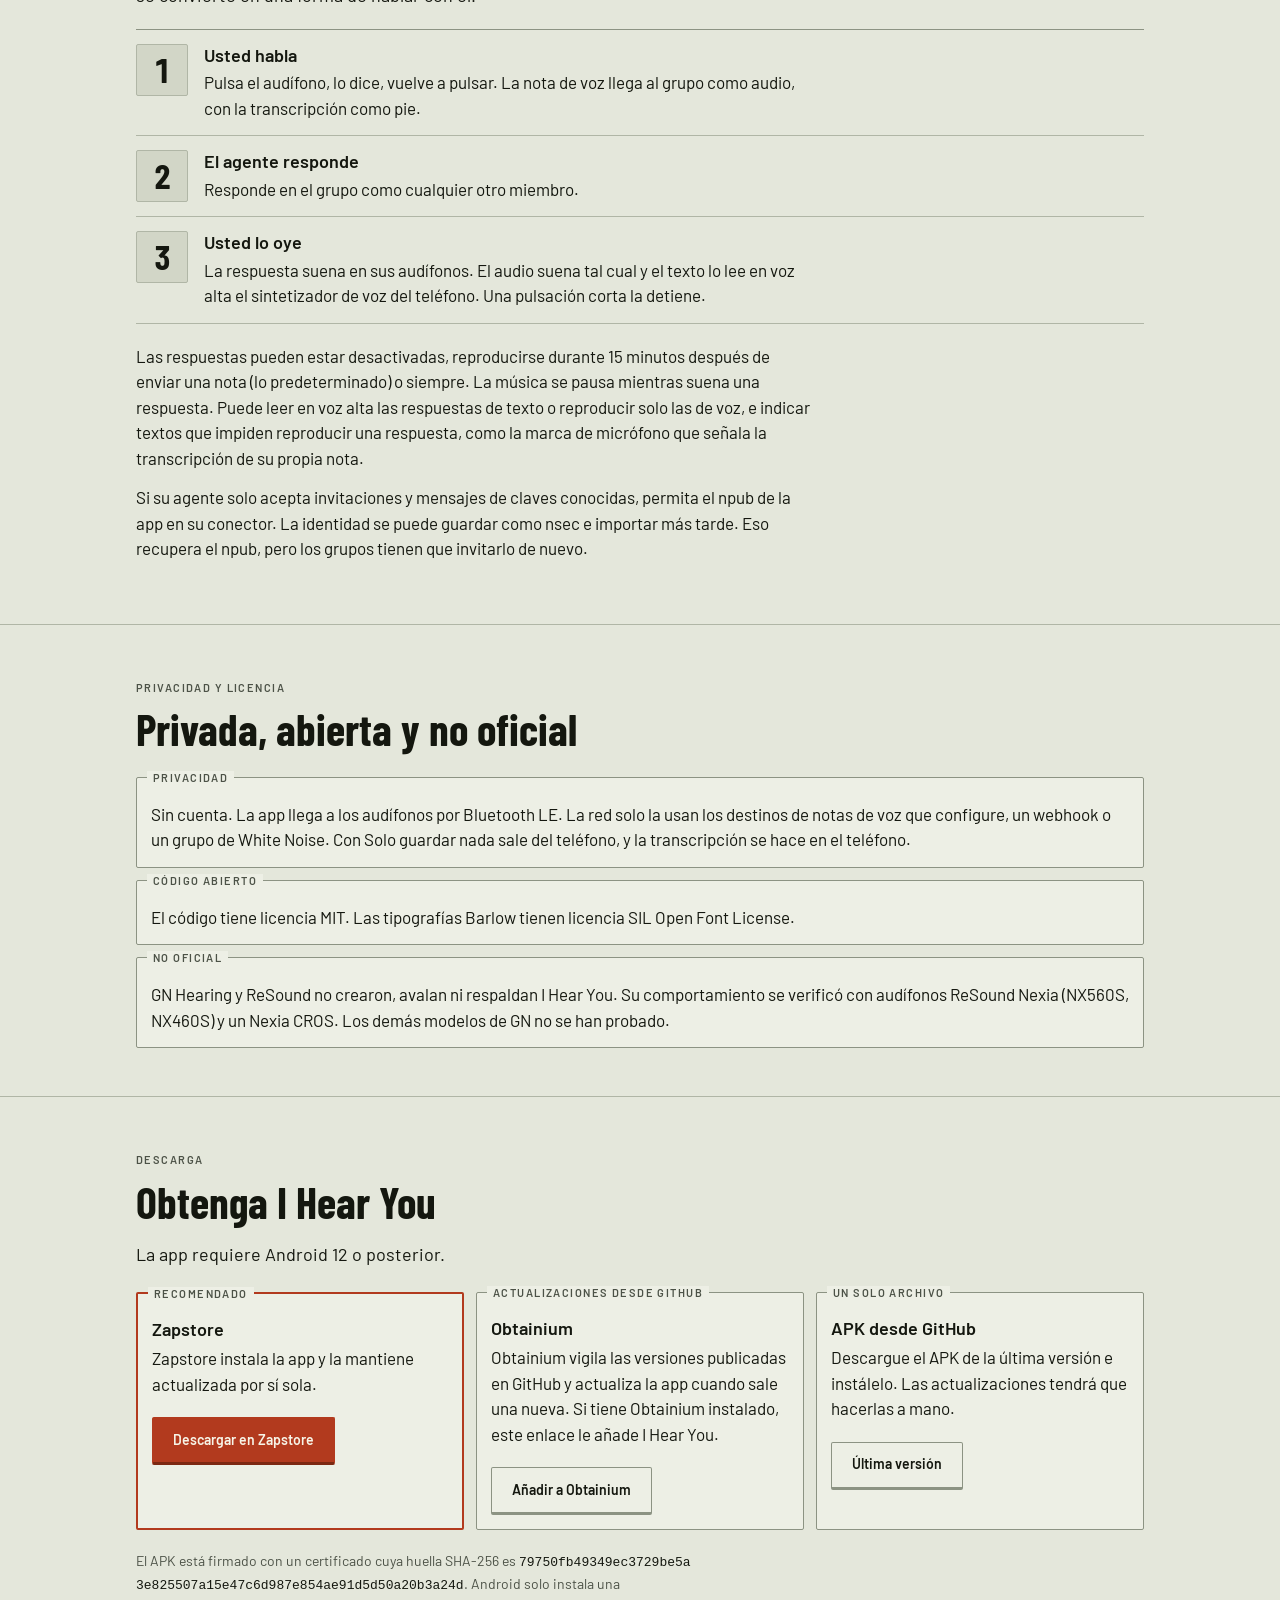
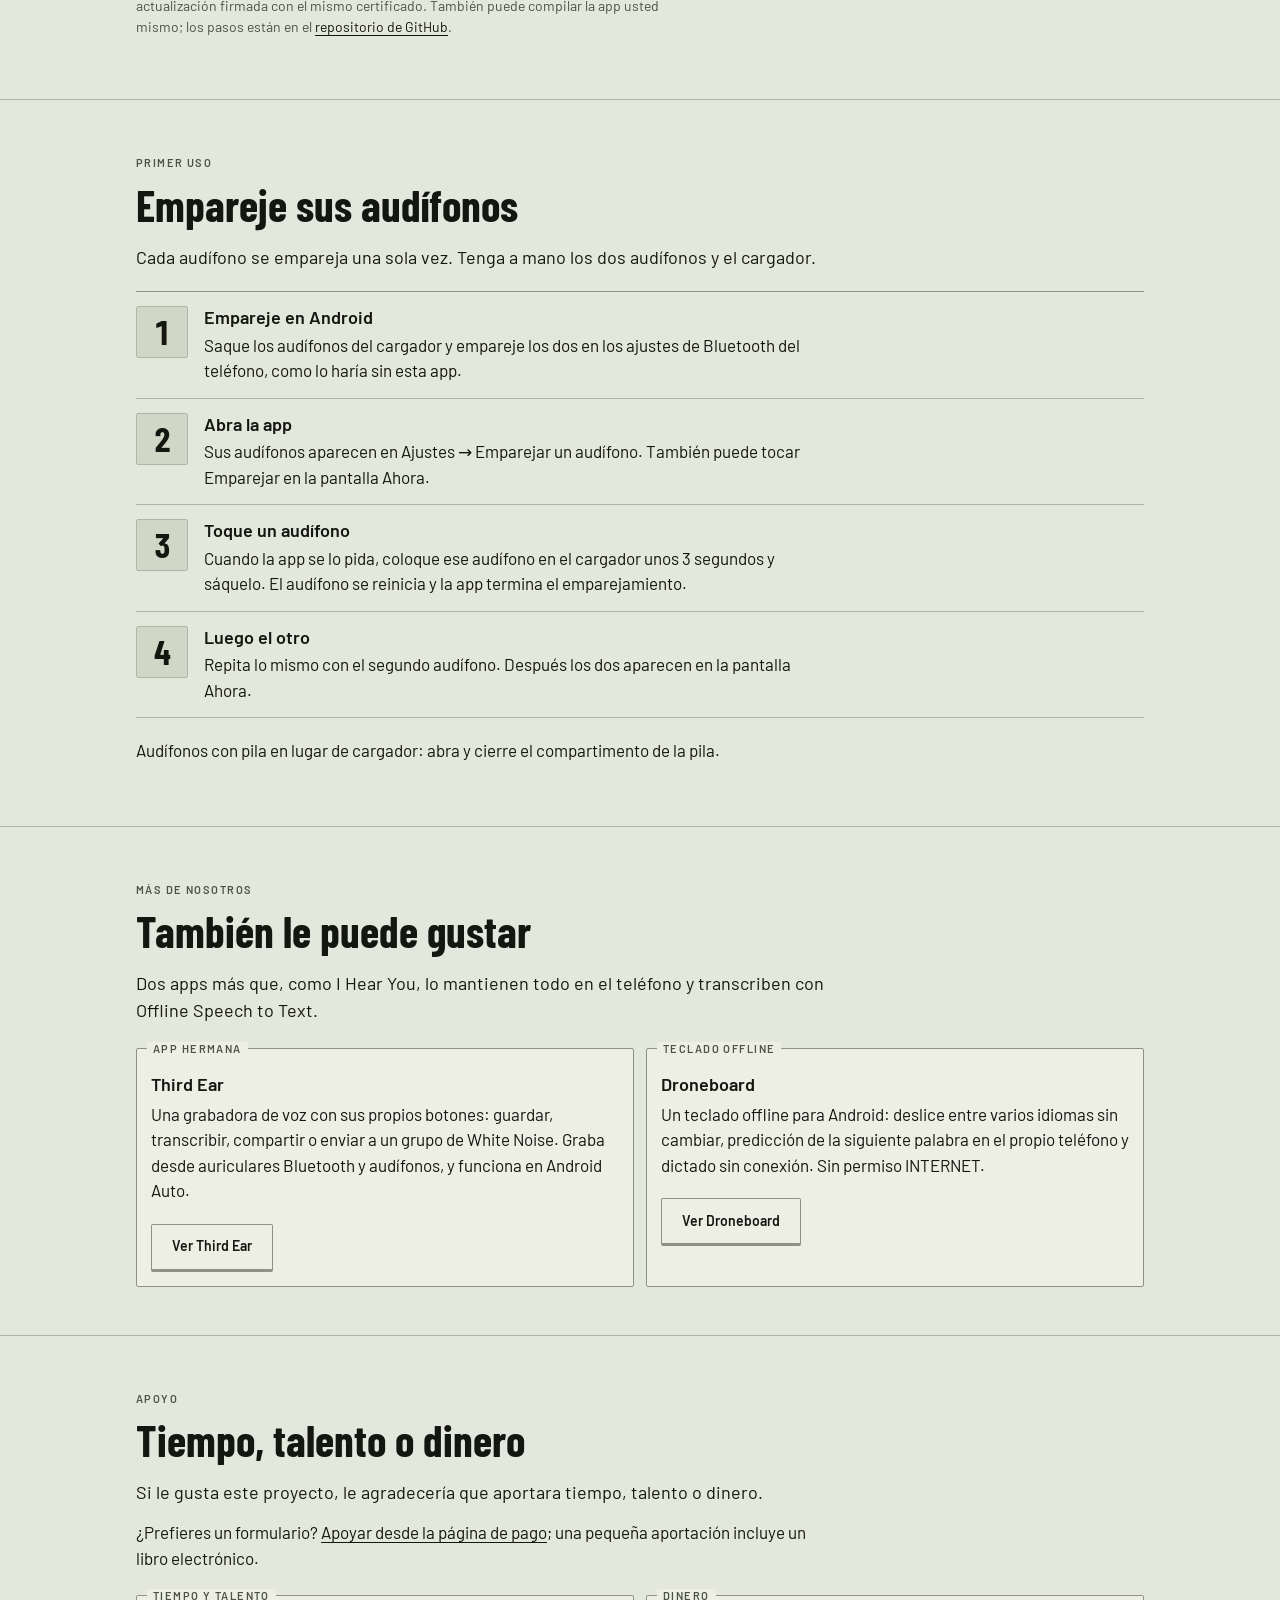
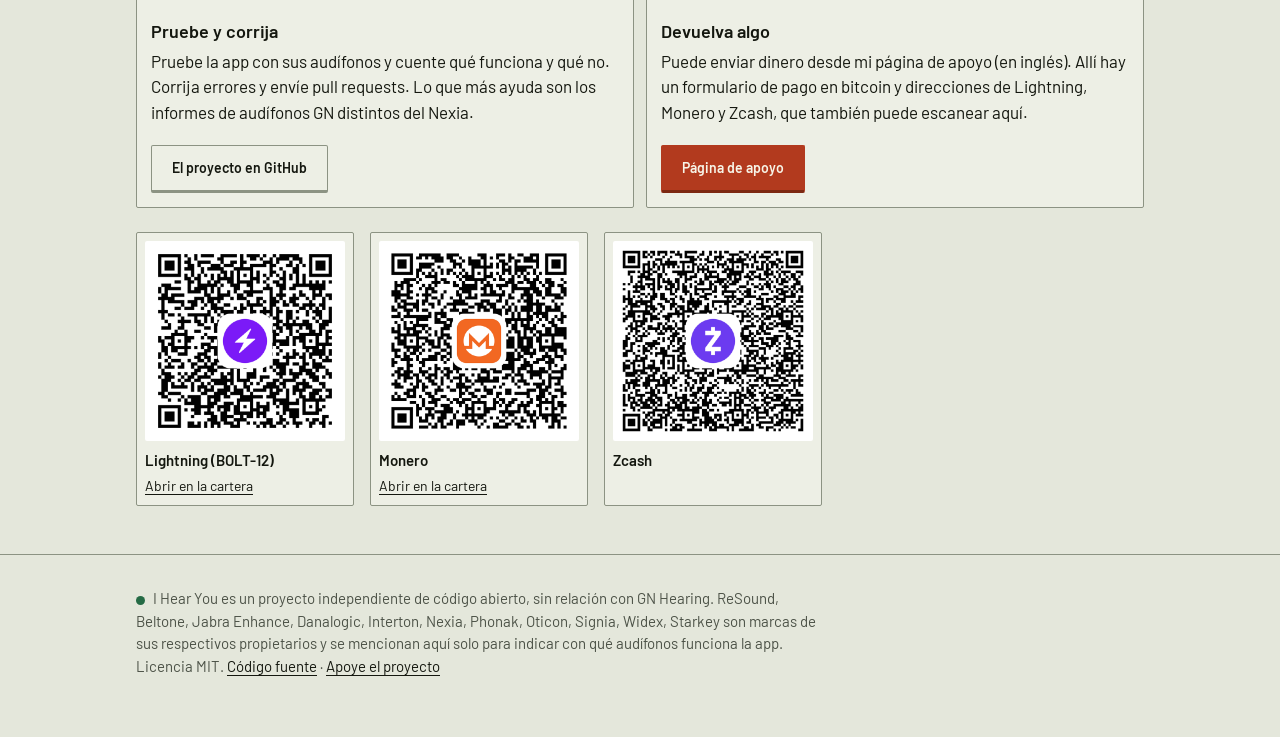
<file: website/es/index.html>
<!doctype html>
<html lang="es">
<head>
<meta charset="utf-8">
<meta name="viewport" content="width=device-width, initial-scale=1">
<title>I Hear You: un mando sin conexión para audífonos GN / ReSound</title>
<meta name="description" content="Mando independiente, interoperable y de código abierto para Android para audífonos GN; funciona con ReSound Nexia y CROS. Sin cuenta, funciona sin conexión. Asignación de botones, notas de voz grabadas con los micrófonos de los audífonos, transcritas en el teléfono.">
<meta name="color-scheme" content="light dark">
<meta name="theme-color" content="#E4E7DB" media="(prefers-color-scheme: light)">
<meta name="theme-color" content="#15180F" media="(prefers-color-scheme: dark)">
<meta property="og:title" content="I Hear You: un mando sin conexión para audífonos GN / ReSound">
<meta property="og:description" content="Mando independiente, interoperable y de código abierto para Android para audífonos GN; funciona con ReSound Nexia y CROS. Sin cuenta, funciona sin conexión. Asignación de botones, notas de voz grabadas con los micrófonos de los audífonos, transcritas en el teléfono.">
<meta property="og:type" content="website">
<link rel="canonical" href="https://cypherpunk.today/i-hear-you/es/">
<link rel="alternate" hreflang="en" href="https://cypherpunk.today/i-hear-you/">
<link rel="alternate" hreflang="sk" href="https://cypherpunk.today/i-hear-you/sk/">
<link rel="alternate" hreflang="cs" href="https://cypherpunk.today/i-hear-you/cs/">
<link rel="alternate" hreflang="de" href="https://cypherpunk.today/i-hear-you/de/">
<link rel="alternate" hreflang="es" href="https://cypherpunk.today/i-hear-you/es/">
<link rel="alternate" hreflang="x-default" href="https://cypherpunk.today/i-hear-you/">
<link rel="preload" href="../fonts/barlow_condensed_bold.ttf" as="font" type="font/ttf" crossorigin>
<link rel="stylesheet" href="../css/site.css">
</head>
<body>
<a class="skip" href="#main">Saltar al contenido</a>
<header class="top"><div class="wrap">
<a class="wordmark" href="#top" id="top">I-Hear-You</a>
<nav class="nav"><a href="#what">Qué hace</a><a href="#aids">Audífonos</a><a href="#buttons">Botones</a><a href="#voice">Notas de voz</a><a href="#ostt">Transcripción</a><a href="#whitenoise">White Noise</a><a href="#get">Descargar</a></nav>
<div class="lang" role="group" aria-label="Language"><a href="../index.html" hreflang="en" lang="en" title="English">EN</a><a href="../sk/index.html" hreflang="sk" lang="sk" title="Slovenčina">SK</a><a href="../cs/index.html" hreflang="cs" lang="cs" title="Čeština">CS</a><a href="../de/index.html" hreflang="de" lang="de" title="Deutsch">DE</a><span aria-current="true" lang="es">ES</span></div>
</div></header>
<main id="main">
<div class="hero"><div class="wrap">
<div>
<span class="stamp">No oficial</span>
<h1>Un mando para tus audífonos que funciona sin conexión.</h1>
<p class="lead">I Hear You es un mando independiente, interoperable y de código abierto para Android para audífonos GN, probado con ReSound Nexia y CROS. Muestra la batería, el programa y el volumen, deja que una pulsación en el audífono ejecute una acción en el teléfono y usa los micrófonos de los audífonos para notas de voz.</p>
<div class="keys">
<a class="key primary" href="#get">Obtener la app</a>
<a class="key" href="https://github.com/jooray/i-hear-you">Código fuente</a></div>
</div>
<figure class="shot" style="margin:0 auto"><picture><source srcset="../img/now-dark.webp" media="(prefers-color-scheme: dark)"><img src="../img/now-light.webp" width="720" height="1576" alt="La pantalla Ahora de I Hear You: dos canales de audífonos con nivel 10 y 9 en la escala 1 a 13 del audífono y el nivel inicial ajustado marcado, teclas de silencio y más/menos, cuatro programas, filtro de ruido y claridad del habla." decoding="async"></picture><figcaption class="label shot-cap">La pantalla Ahora: una placa por audífono.</figcaption></figure>
</div></div>
<div class="notice-wrap"><div class="wrap"><p class="notice" role="note"><strong>Sin relación con GN Hearing.</strong> I Hear You es un proyecto independiente, no oficial y de código abierto. ReSound, Nexia, Beltone y otros nombres son marcas de sus propietarios.</p></div></div>

<section id="what"><div class="wrap">
<span class="label">Qué hace</span>
<h2>Control diario, sin conexión</h2>
<p class="intro">Cubre el control diario de sus audífonos sin cuenta y sin conexión a la nube, y añade algunas cosas propias.</p>
<div class="grid two"><div class="plate"><span class="label">Ahora</span><h3>Ver y ajustar cada audífono</h3><p>Batería, señal, estado de la transmisión, programa y volumen del audífono izquierdo y del derecho, con tecla de silencio y tira de programas. Cada cambio se muestra primero como enviado y luego como leído de vuelta del audífono.</p></div><div class="plate"><span class="label">Botones</span><h3>Que el botón del audífono haga más</h3><p>Una pulsación corta, larga o doble en cada audífono puede tener su propia acción en el teléfono.</p></div><div class="plate"><span class="label">Voz</span><h3>Hablar con el teléfono a través de los audífonos</h3><p>Las notas de voz se graban con los micrófonos de los propios audífonos y se transcriben en el teléfono.</p></div><div class="plate"><span class="label">Sin conexión</span><h3>Sin cuenta, sin nube</h3><p>La app habla con los audífonos por Bluetooth LE. No tiene cuenta ni analítica. La red solo la usan los destinos de notas de voz que usted configure.</p></div></div>
</div></section>

<section id="aids"><div class="wrap">
<span class="label">Audífonos</span>
<h2>Con qué audífonos funciona</h2>
<p class="intro">I Hear You se comunica con los audífonos GN por Bluetooth LE. Se ha probado con los audífonos ReSound Nexia NX560S (Nexia 5) y NX460S y con el transmisor Nexia CROS CX160S.</p>
<div class="grid three"><div class="plate"><span class="label">Probado</span><h3>ReSound Nexia con Nexia CROS</h3><p>NX560S (Nexia 5), NX460S y el CROS CX160S. Todo lo que describe esta página se comprobó con ellos.</p></div><div class="plate"><span class="label">Debería funcionar, sin probar</span><h3>Otros audífonos GN recientes</h3><p>La app es compatible con varias generaciones de audífonos GN y reconoce audífonos de las marcas de GN ReSound, Beltone, Jabra Enhance, Danalogic e Interton. Ninguno de esos otros audífonos se ha probado todavía. Si tiene uno, cuéntenos qué funciona y qué no.</p></div><div class="plate"><span class="label">No compatible</span><h3>Otros fabricantes, audífonos con código</h3><p>Phonak, Oticon, Signia, Widex, Starkey y otras marcas ajenas a GN usan otros protocolos. Tampoco son compatibles los audífonos GN que piden un código para emparejarse.</p></div></div>
<p style="margin-top:20px">Si la app encuentra una generación de audífono que no conoce, solo lee del audífono: verá la batería y el estado, pero la app no cambia nada.</p>
</div></section>

<section id="buttons"><div class="wrap split rev">
<figure class="shot"><picture><source srcset="../img/buttons-dark.webp" media="(prefers-color-scheme: dark)"><img src="../img/buttons-light.webp" width="720" height="1575" alt="La pantalla Botones: para el audífono izquierdo y el derecho, una pulsación corta asignada a reproducir / pausar, una larga a pista siguiente y una doble a pista anterior." loading="lazy" decoding="async"></picture></figure>
<div>
<span class="label">Botones</span>
<h2>Botones que hacen algo</h2>
<p>Una pulsación en el audífono puede ejecutar una acción en el teléfono en lugar de la propia del audífono. Se asigna por audífono y por gesto. El cambio de programa o de volumen que hace el audífono por su cuenta se deshace justo después de la pulsación, para que no estorbe a la acción elegida.</p>
<ul class="gestures"><li><b>Pulsación corta</b><span class="label">pulsar una vez</span></li><li><b>Pulsación larga</b><span class="label">más de 0,4 s</span></li><li><b>Doble pulsación</b><span class="label">pulsar dos veces</span></li></ul>
<p>Cada gesto puede ejecutar una de estas acciones:</p>
<ul class="chips"><li>Reproducir / pausar</li><li>Pista siguiente</li><li>Pista anterior</li><li>Subir volumen</li><li>Bajar volumen</li><li>Programa siguiente</li><li>Programa anterior</li><li>Nota de voz</li><li>No hacer nada</li><li>Mantener la acción del audífono</li></ul>
<p style="margin-top:16px">Las teclas de reproducir, pausar y cambiar de pista necesitan acceso a las notificaciones, que se concede en Ajustes. Las asignaciones se quedan en el teléfono y nunca se sincronizan.</p>
</div>
</div></section>

<section id="voice"><div class="wrap">
<span class="label">Notas de voz</span>
<h2>Notas de voz con el botón del audífono</h2>
<p class="intro">Asigne Nota de voz a una pulsación del audífono. Una pulsación empieza a grabar y la siguiente termina.</p>
<ol class="rows"><li><span class="num" aria-hidden="true">1</span><h3>Pulse</h3><p>El sonido viene de los micrófonos LE Audio de los propios audífonos. Si no están disponibles, la app recurre a otros auriculares y después al micrófono del teléfono. Cuando empieza a grabar, una voz de mujer dice, en el idioma de la app, que puede hablar. Lo que esté sonando, como música, se pausa y se reanuda después de la nota.</p></li><li><span class="num" aria-hidden="true">2</span><h3>Hable</h3><p>Una pulsación en cualquiera de los audífonos termina la nota, sea cual sea su asignación. El audífono y el gesto que use deciden adónde va la nota, y un breve aviso hablado dice lo elegido, por ejemplo que la nota se guarda y se transcribe. Un límite de duración de 2 a 60 minutos también la termina.</p></li><li><span class="num" aria-hidden="true">3</span><h3>Transcriba</h3><p>El teléfono transcribe la grabación en el propio dispositivo con Offline Speech to Text, incluso con la pantalla bloqueada. Puede elegir audio, audio y texto, o solo texto.</p></li><li><span class="num" aria-hidden="true">4</span><h3>Entregue</h3><p>El audio siempre se guarda primero, como archivo .m4a en Documents/I Hear You o en la carpeta que elija. Después va adonde haya indicado.</p></li></ol>
<ul class="dest"><li><b>Solo guardar.</b> Nada sale del teléfono. La transcripción además se copia al portapapeles.</li><li><b>Compartir.</b> El menú de compartir de Android, con el audio y la transcripción.</li><li><b>Webhook.</b> Un POST con el audio, la transcripción y algunos metadatos, hacia Home Assistant o su propio servidor.</li><li><b>White Noise.</b> Un mensaje cifrado en un grupo, enviado con la identidad propia de la app.</li></ul>
<p style="margin-top:20px">No hay tecla de cancelar. Una nota que no quería terminar se guarda igualmente.</p>
</div></section>

<section id="ostt" class="band"><div class="wrap band-grid">
<div>
<span class="label">App recomendada</span>
<h2>Funciona mejor con Offline Speech to Text</h2>
<p>Offline Speech to Text es una app gratuita que convierte la voz en texto en el propio teléfono, sin red. I Hear You la usa para transcribir sus notas de voz, así que las palabras se quedan en el dispositivo mientras no las envíe a otro sitio.</p>
<p>Instálela, descargue en ella un modelo de voz y elija audio y texto, o solo texto, para sus notas de voz. La transcripción requiere Android 13 o posterior.</p>
<p>¿Habla varios idiomas? La <a href="https://cypherpunk.today/droneboard/es/dictation/#languages">guía de configuración del dictado</a> muestra cómo: elija el modelo Cadence V2 y limite la detección automática a sus idiomas.</p>
<div class="keys"><a class="key" href="https://zapstore.dev/apps/app.offlinespeechtotext">Offline Speech to Text en Zapstore</a></div>
</div>
<ul><li>Gratuita</li><li>Se ejecuta en el teléfono</li><li>Funciona sin conexión</li></ul>
</div></section>

<section id="whitenoise"><div class="wrap">
<span class="label">White Noise</span>
<h2>White Noise y agentes de IA</h2>
<p class="intro">White Noise es una app de mensajería con grupos cifrados. I Hear You puede enviar sus notas de voz a un grupo de White Noise con una identidad propia, que crea la primera vez que la usa. Copie su npub a un grupo, acepte la invitación en la app y elija el grupo.</p>
<p class="intro">Ponga un agente de IA en ese grupo, por ejemplo Hermes, y una pulsación en el audífono se convierte en una forma de hablar con él.</p>
<ol class="rows"><li><span class="num" aria-hidden="true">1</span><h3>Usted habla</h3><p>Pulsa el audífono, lo dice, vuelve a pulsar. La nota de voz llega al grupo como audio, con la transcripción como pie.</p></li><li><span class="num" aria-hidden="true">2</span><h3>El agente responde</h3><p>Responde en el grupo como cualquier otro miembro.</p></li><li><span class="num" aria-hidden="true">3</span><h3>Usted lo oye</h3><p>La respuesta suena en sus audífonos. El audio suena tal cual y el texto lo lee en voz alta el sintetizador de voz del teléfono. Una pulsación corta la detiene.</p></li></ol>
<p style="margin-top:20px">Las respuestas pueden estar desactivadas, reproducirse durante 15 minutos después de enviar una nota (lo predeterminado) o siempre. La música se pausa mientras suena una respuesta. Puede leer en voz alta las respuestas de texto o reproducir solo las de voz, e indicar textos que impiden reproducir una respuesta, como la marca de micrófono que señala la transcripción de su propia nota.</p>
<p>Si su agente solo acepta invitaciones y mensajes de claves conocidas, permita el npub de la app en su conector. La identidad se puede guardar como nsec e importar más tarde. Eso recupera el npub, pero los grupos tienen que invitarlo de nuevo.</p>
</div></section>

<section id="privacy"><div class="wrap">
<span class="label">Privacidad y licencia</span>
<h2>Privada, abierta y no oficial</h2>
<div class="grid"><div class="plate"><span class="label">Privacidad</span><p>Sin cuenta. La app llega a los audífonos por Bluetooth LE. La red solo la usan los destinos de notas de voz que configure, un webhook o un grupo de White Noise. Con Solo guardar nada sale del teléfono, y la transcripción se hace en el teléfono.</p></div><div class="plate"><span class="label">Código abierto</span><p>El código tiene licencia MIT. Las tipografías Barlow tienen licencia SIL Open Font License.</p></div><div class="plate"><span class="label">No oficial</span><p>GN Hearing y ReSound no crearon, avalan ni respaldan I Hear You. Su comportamiento se verificó con audífonos ReSound Nexia (NX560S, NX460S) y un Nexia CROS. Los demás modelos de GN no se han probado.</p></div></div>
</div></section>

<section id="get"><div class="wrap">
<span class="label">Descarga</span>
<h2>Obtenga I Hear You</h2>
<p class="intro">La app requiere Android 12 o posterior.</p>
<div class="grid three"><div class="plate pick"><span class="label">Recomendado</span><h3>Zapstore</h3><p>Zapstore instala la app y la mantiene actualizada por sí sola.</p><p><a class="key primary" href="https://zapstore.dev/apps/app.ihearyou">Descargar en Zapstore</a></p></div><div class="plate"><span class="label">Actualizaciones desde GitHub</span><h3>Obtainium</h3><p>Obtainium vigila las versiones publicadas en GitHub y actualiza la app cuando sale una nueva. Si tiene Obtainium instalado, este enlace le añade I Hear You.</p><p><a class="key" href="obtainium://add/https://github.com/jooray/i-hear-you">Añadir a Obtainium</a></p></div><div class="plate"><span class="label">Un solo archivo</span><h3>APK desde GitHub</h3><p>Descargue el APK de la última versión e instálelo. Las actualizaciones tendrá que hacerlas a mano.</p><p><a class="key" href="https://github.com/jooray/i-hear-you/releases/latest">Última versión</a></p></div></div>
<p class="fine">El APK está firmado con un certificado cuya huella SHA-256 es <code>79750fb49349ec3729be5a3e825507a15e47c6d987e854ae91d5d50a20b3a24d</code>. Android solo instala una actualización firmada con el mismo certificado. También puede compilar la app usted mismo; los pasos están en el <a href="https://github.com/jooray/i-hear-you">repositorio de GitHub</a>.</p>
</div></section>

<section id="pair"><div class="wrap">
<span class="label">Primer uso</span>
<h2>Empareje sus audífonos</h2>
<p class="intro">Cada audífono se empareja una sola vez. Tenga a mano los dos audífonos y el cargador.</p>
<ol class="rows"><li><span class="num" aria-hidden="true">1</span><h3>Empareje en Android</h3><p>Saque los audífonos del cargador y empareje los dos en los ajustes de Bluetooth del teléfono, como lo haría sin esta app.</p></li><li><span class="num" aria-hidden="true">2</span><h3>Abra la app</h3><p>Sus audífonos aparecen en Ajustes → Emparejar un audífono. También puede tocar Emparejar en la pantalla Ahora.</p></li><li><span class="num" aria-hidden="true">3</span><h3>Toque un audífono</h3><p>Cuando la app se lo pida, coloque ese audífono en el cargador unos 3 segundos y sáquelo. El audífono se reinicia y la app termina el emparejamiento.</p></li><li><span class="num" aria-hidden="true">4</span><h3>Luego el otro</h3><p>Repita lo mismo con el segundo audífono. Después los dos aparecen en la pantalla Ahora.</p></li></ol>
<p style="margin-top:20px">Audífonos con pila en lugar de cargador: abra y cierre el compartimento de la pila.</p>
</div></section>

<section id="apps"><div class="wrap">
<span class="label">Más de nosotros</span>
<h2>También le puede gustar</h2>
<p class="intro">Dos apps más que, como I Hear You, lo mantienen todo en el teléfono y transcriben con Offline Speech to Text.</p>
<div class="grid two"><div class="plate"><span class="label">App hermana</span><h3>Third Ear</h3><p>Una grabadora de voz con sus propios botones: guardar, transcribir, compartir o enviar a un grupo de White Noise. Graba desde auriculares Bluetooth y audífonos, y funciona en Android Auto.</p><p><a class="key" href="https://cypherpunk.today/third-ear/es/">Ver Third Ear</a></p></div><div class="plate"><span class="label">Teclado offline</span><h3>Droneboard</h3><p>Un teclado offline para Android: deslice entre varios idiomas sin cambiar, predicción de la siguiente palabra en el propio teléfono y dictado sin conexión. Sin permiso INTERNET.</p><p><a class="key" href="https://cypherpunk.today/droneboard/es/">Ver Droneboard</a></p></div></div>
</div></section>
<section id="support"><div class="wrap">
<span class="label">Apoyo</span>
<h2>Tiempo, talento o dinero</h2>
<p class="intro">Si le gusta este proyecto, le agradecería que aportara tiempo, talento o dinero.</p>
<p>¿Prefieres un formulario? <a href="https://hackyourself.io/support/s/i-hear-you?lang=en&amp;ref=web">Apoyar desde la página de pago</a>; una pequeña aportación incluye un libro electrónico.</p>
<div class="grid two"><div class="plate"><span class="label">Tiempo y talento</span><h3>Pruebe y corrija</h3><p>Pruebe la app con sus audífonos y cuente qué funciona y qué no. Corrija errores y envíe pull requests. Lo que más ayuda son los informes de audífonos GN distintos del Nexia.</p><p><a class="key" href="https://github.com/jooray/i-hear-you">El proyecto en GitHub</a></p></div><div class="plate"><span class="label">Dinero</span><h3>Devuelva algo</h3><p>Puede enviar dinero desde mi página de apoyo (en inglés). Allí hay un formulario de pago en bitcoin y direcciones de Lightning, Monero y Zcash, que también puede escanear aquí.</p><p><a class="key primary" href="https://juraj.bednar.io/en/support-me/">Página de apoyo</a></p></div></div>
<ul class="qr"><li><img src="../img/qr-lightning-en.png" width="200" height="200" alt="Código QR: oferta Lightning BOLT-12" loading="lazy" decoding="async"><b>Lightning (BOLT-12)</b><a href="lightning:lno1pg98xatswphhyapqg48pvggz7yjxhrlfqjju2xf4qnvqd9fjk8acdy4cf7e7kep33vspyw8kplcs">Abrir en la cartera</a></li><li><img src="../img/qr-monero.png" width="200" height="200" alt="Código QR: dirección Monero" loading="lazy" decoding="async"><b>Monero</b><a href="monero:89jGcmA65CReki73oLFvxHUzyR45wMqTN8G93ZYRizWVF2XUQgYKbPLGQYgxj2YjX4fxAUPQ7tLr4ATP7fpR4dSeHH3r9iH">Abrir en la cartera</a></li><li><img src="../img/qr-zcash.png" width="200" height="200" alt="Código QR: dirección Zcash" loading="lazy" decoding="async"><b>Zcash</b></li></ul>
</div></section>
</main>
<footer><div class="wrap">
<p><span class="tick" aria-hidden="true"></span>I Hear You es un proyecto independiente de código abierto, sin relación con GN Hearing. ReSound, Beltone, Jabra Enhance, Danalogic, Interton, Nexia, Phonak, Oticon, Signia, Widex, Starkey son marcas de sus respectivos propietarios y se mencionan aquí solo para indicar con qué audífonos funciona la app. Licencia MIT. <a href="https://github.com/jooray/i-hear-you">Código fuente</a> · <a href="#support">Apoye el proyecto</a></p>
</div></footer>
</body>
</html>
</file>
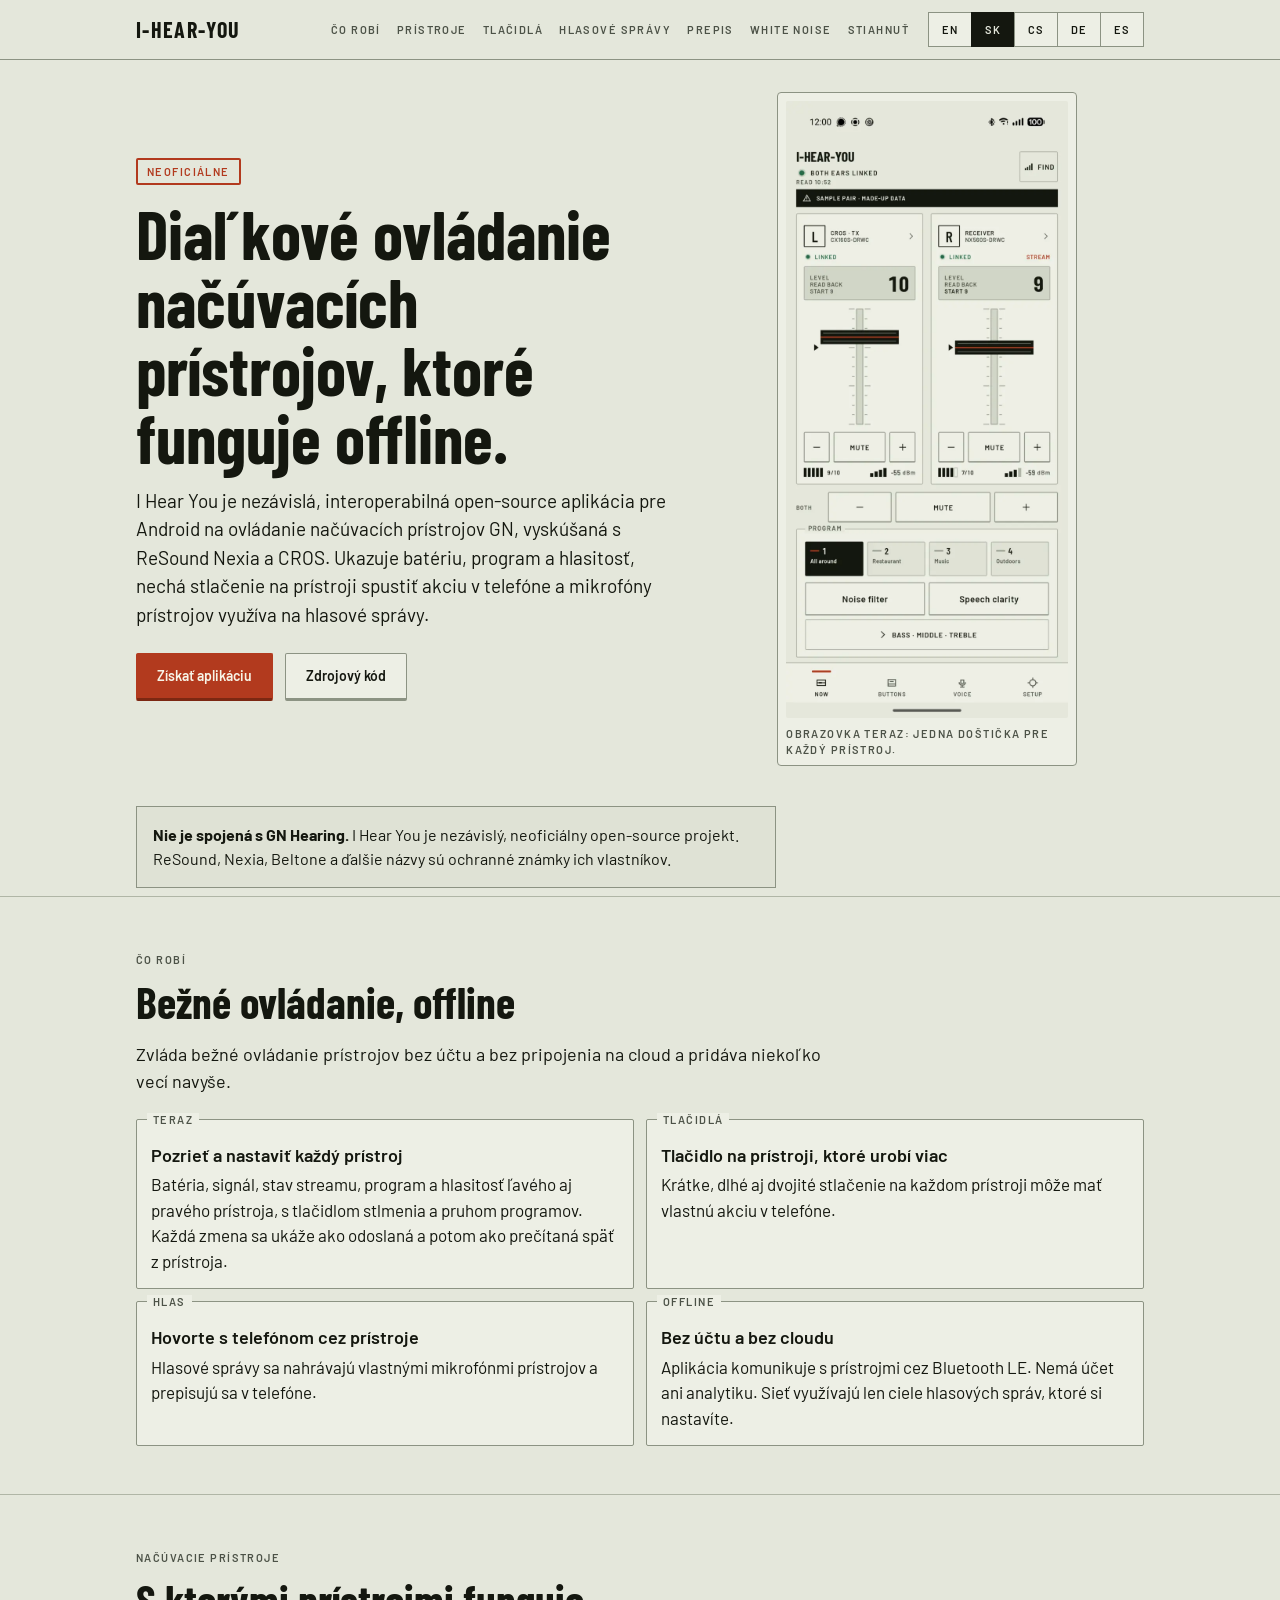
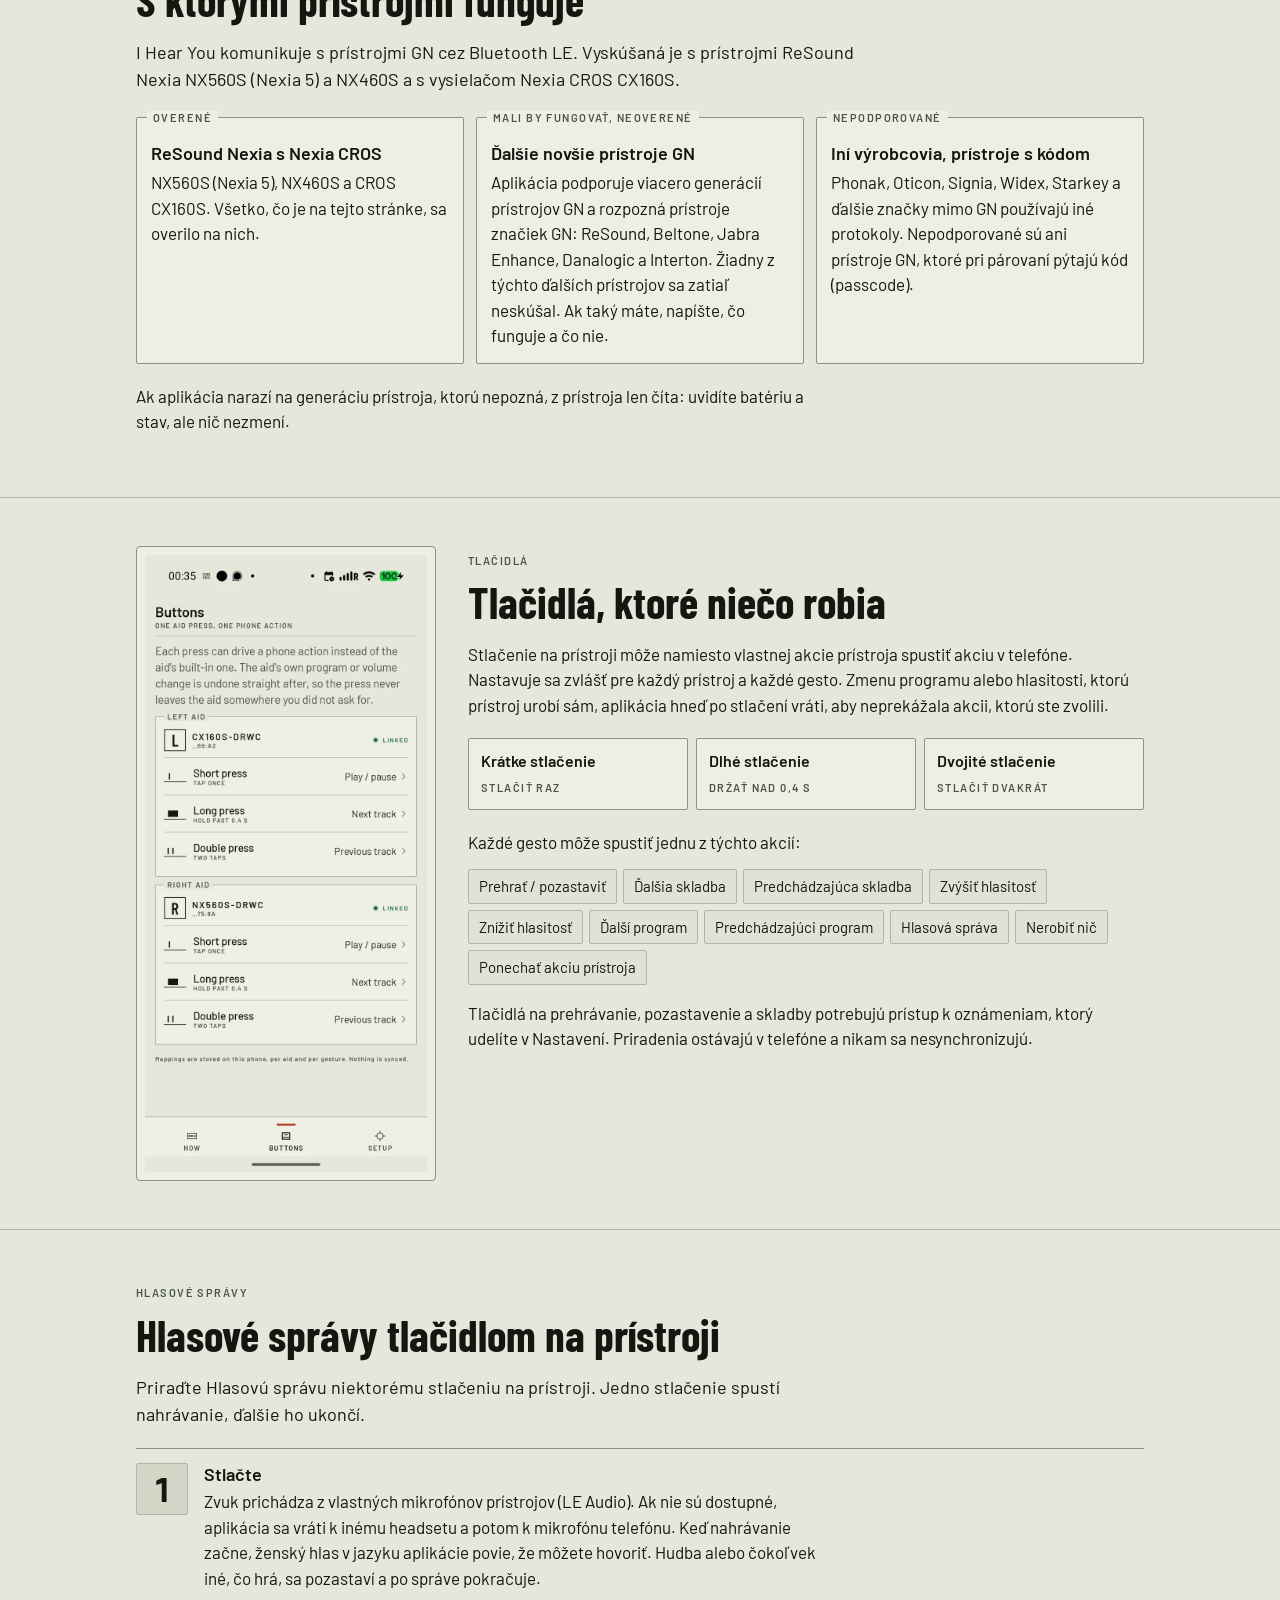
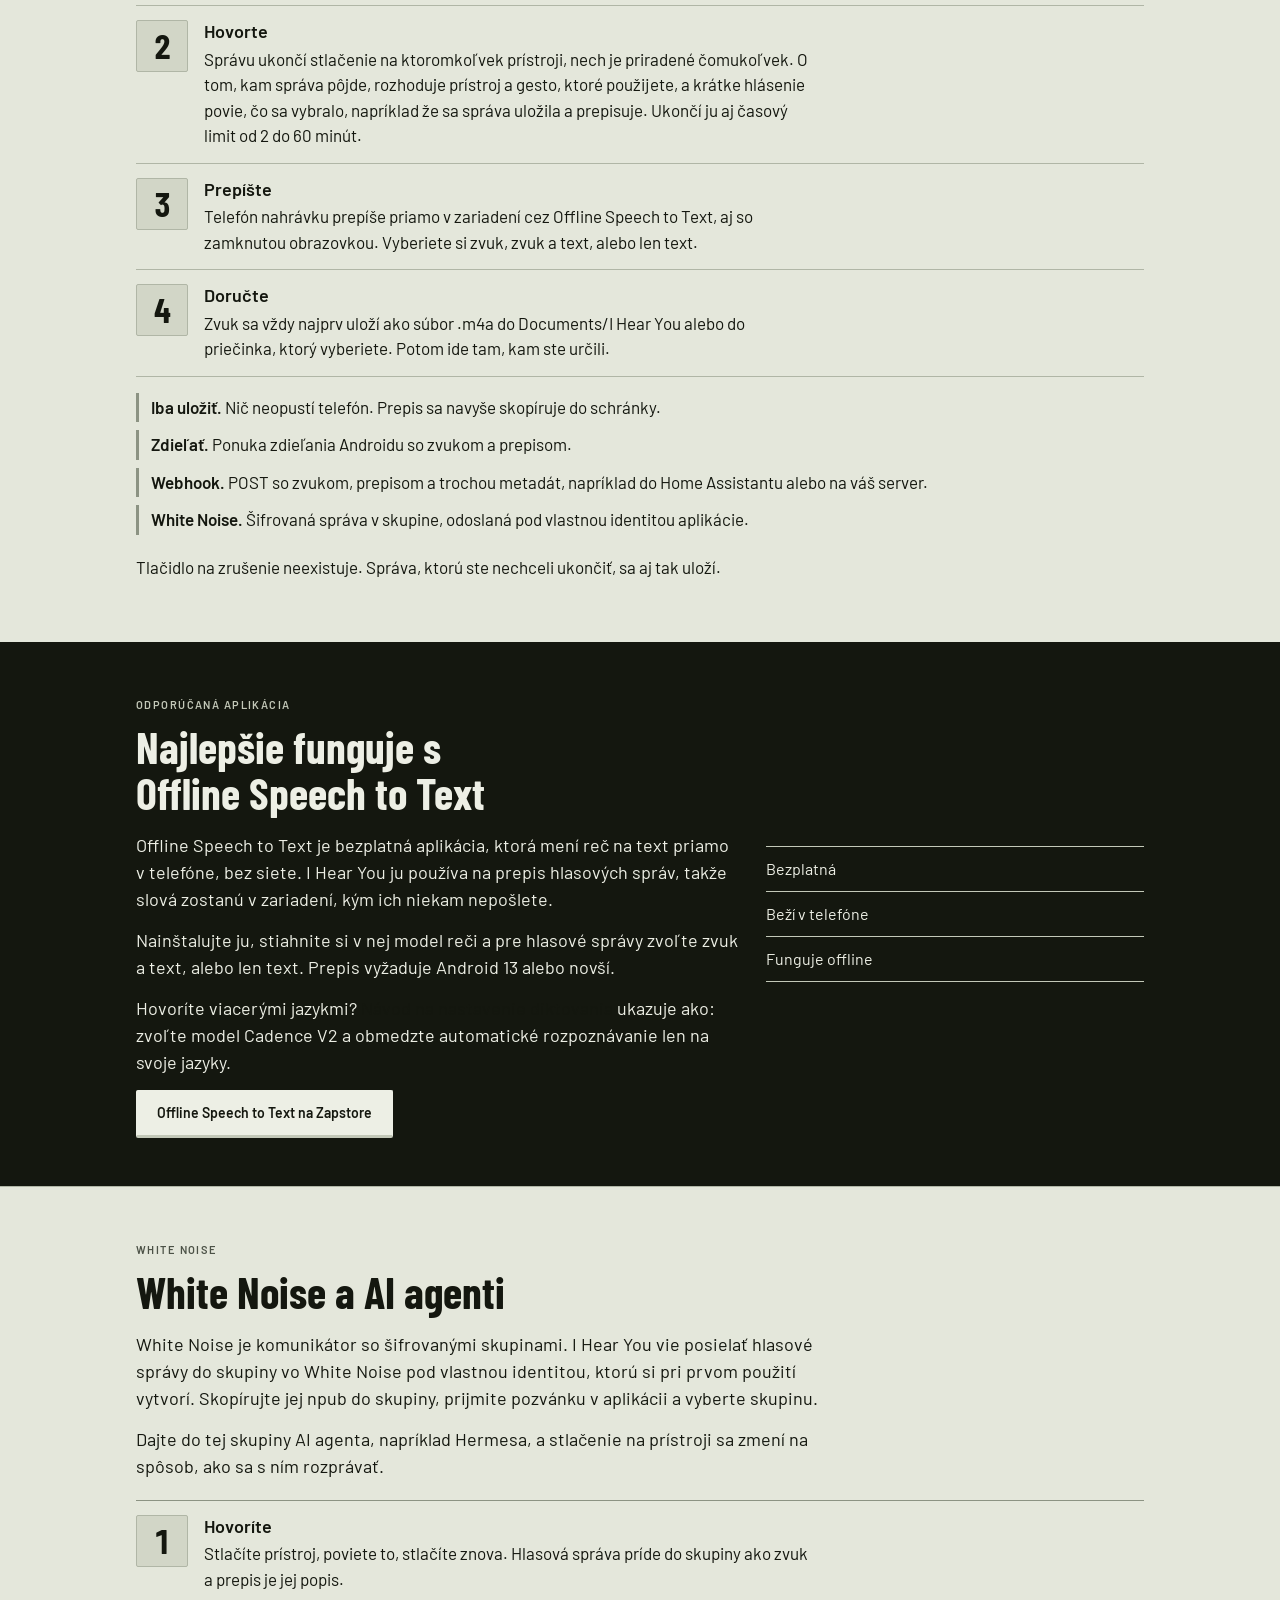
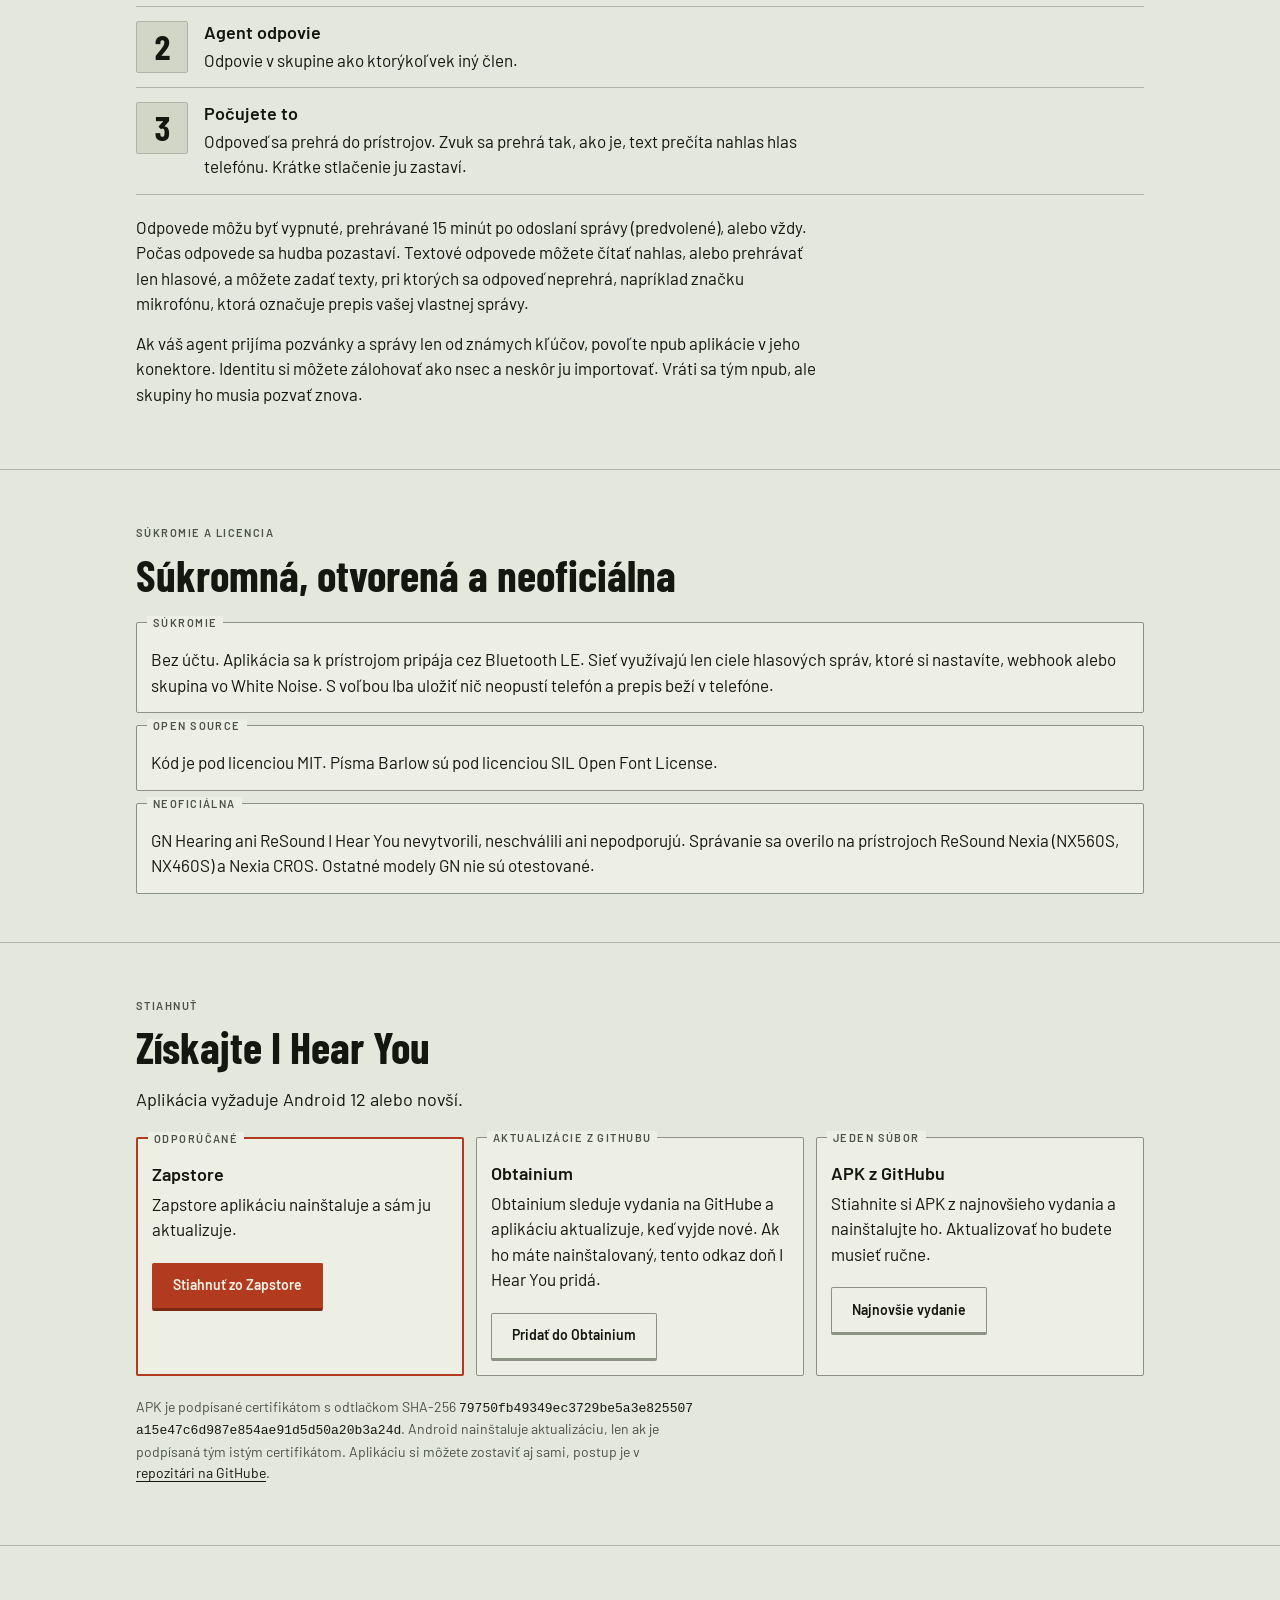
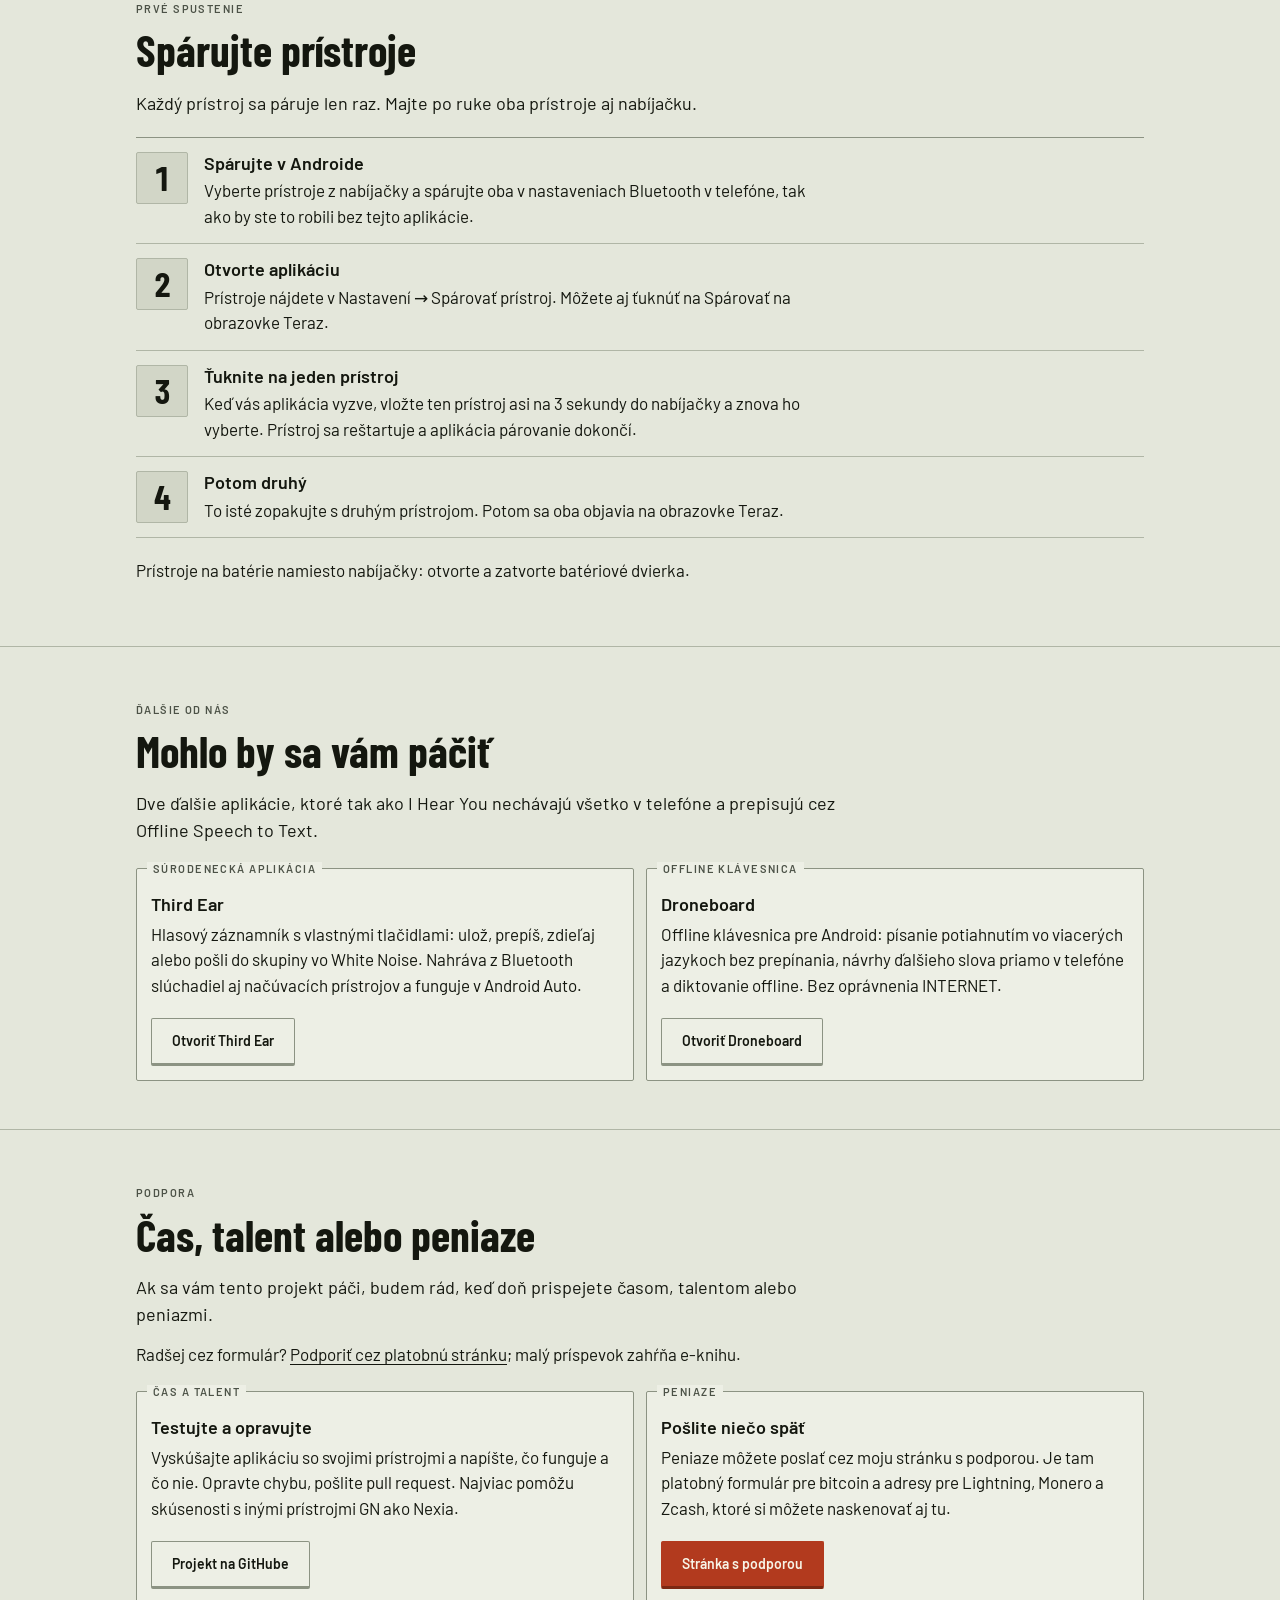
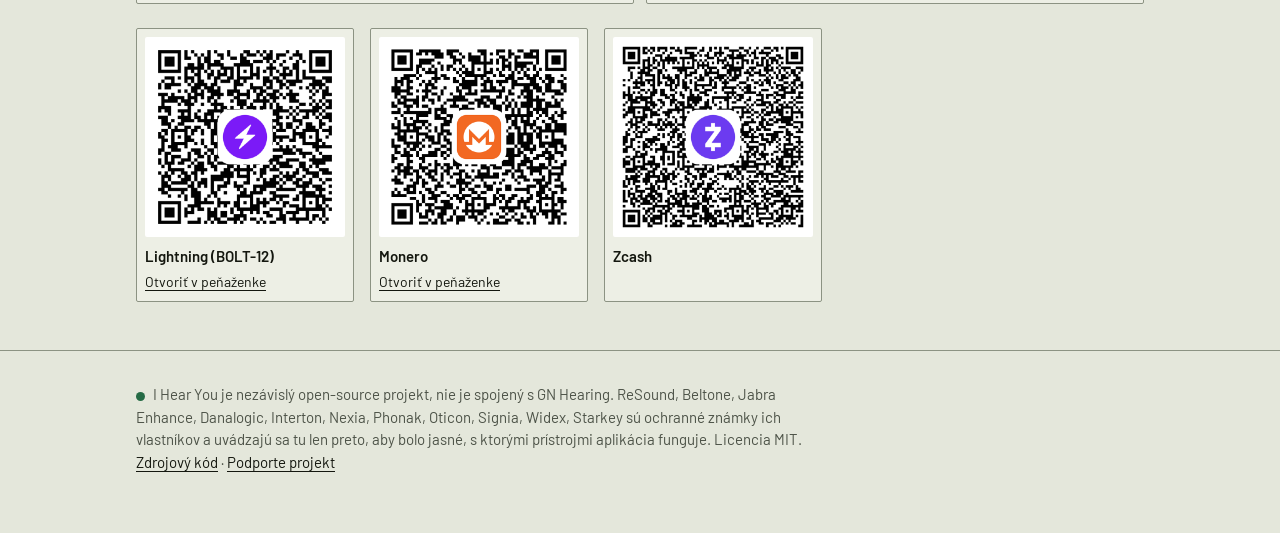
<file: website/sk/index.html>
<!doctype html>
<html lang="sk">
<head>
<meta charset="utf-8">
<meta name="viewport" content="width=device-width, initial-scale=1">
<title>I Hear You: offline diaľkové ovládanie načúvacích prístrojov GN / ReSound</title>
<meta name="description" content="Nezávislá, interoperabilná open-source aplikácia pre Android na ovládanie načúvacích prístrojov GN; funguje s ReSound Nexia a CROS. Bez účtu, funguje offline. Priradenie tlačidiel, hlasové správy cez mikrofóny prístrojov, prepis v telefóne.">
<meta name="color-scheme" content="light dark">
<meta name="theme-color" content="#E4E7DB" media="(prefers-color-scheme: light)">
<meta name="theme-color" content="#15180F" media="(prefers-color-scheme: dark)">
<meta property="og:title" content="I Hear You: offline diaľkové ovládanie načúvacích prístrojov GN / ReSound">
<meta property="og:description" content="Nezávislá, interoperabilná open-source aplikácia pre Android na ovládanie načúvacích prístrojov GN; funguje s ReSound Nexia a CROS. Bez účtu, funguje offline. Priradenie tlačidiel, hlasové správy cez mikrofóny prístrojov, prepis v telefóne.">
<meta property="og:type" content="website">
<link rel="canonical" href="https://cypherpunk.today/i-hear-you/sk/">
<link rel="alternate" hreflang="en" href="https://cypherpunk.today/i-hear-you/">
<link rel="alternate" hreflang="sk" href="https://cypherpunk.today/i-hear-you/sk/">
<link rel="alternate" hreflang="cs" href="https://cypherpunk.today/i-hear-you/cs/">
<link rel="alternate" hreflang="de" href="https://cypherpunk.today/i-hear-you/de/">
<link rel="alternate" hreflang="es" href="https://cypherpunk.today/i-hear-you/es/">
<link rel="alternate" hreflang="x-default" href="https://cypherpunk.today/i-hear-you/">
<link rel="preload" href="../fonts/barlow_condensed_bold.ttf" as="font" type="font/ttf" crossorigin>
<link rel="stylesheet" href="../css/site.css">
</head>
<body>
<a class="skip" href="#main">Preskočiť na obsah</a>
<header class="top"><div class="wrap">
<a class="wordmark" href="#top" id="top">I-Hear-You</a>
<nav class="nav"><a href="#what">Čo robí</a><a href="#aids">Prístroje</a><a href="#buttons">Tlačidlá</a><a href="#voice">Hlasové správy</a><a href="#ostt">Prepis</a><a href="#whitenoise">White Noise</a><a href="#get">Stiahnuť</a></nav>
<div class="lang" role="group" aria-label="Language"><a href="../index.html" hreflang="en" lang="en" title="English">EN</a><span aria-current="true" lang="sk">SK</span><a href="../cs/index.html" hreflang="cs" lang="cs" title="Čeština">CS</a><a href="../de/index.html" hreflang="de" lang="de" title="Deutsch">DE</a><a href="../es/index.html" hreflang="es" lang="es" title="Español">ES</a></div>
</div></header>
<main id="main">
<div class="hero"><div class="wrap">
<div>
<span class="stamp">Neoficiálne</span>
<h1>Diaľkové ovládanie načúvacích prístrojov, ktoré funguje offline.</h1>
<p class="lead">I Hear You je nezávislá, interoperabilná open-source aplikácia pre Android na ovládanie načúvacích prístrojov GN, vyskúšaná s ReSound Nexia a CROS. Ukazuje batériu, program a hlasitosť, nechá stlačenie na prístroji spustiť akciu v telefóne a mikrofóny prístrojov využíva na hlasové správy.</p>
<div class="keys">
<a class="key primary" href="#get">Získať aplikáciu</a>
<a class="key" href="https://github.com/jooray/i-hear-you">Zdrojový kód</a></div>
</div>
<figure class="shot" style="margin:0 auto"><picture><source srcset="../img/now-dark.webp" media="(prefers-color-scheme: dark)"><img src="../img/now-light.webp" width="720" height="1576" alt="Obrazovka Teraz v aplikácii I Hear You: dva kanály prístrojov s úrovňou 10 a 9 na stupnici načúvadla 1 až 13 a so značkou štartovej úrovne, tlačidlá stlmenia a plus/mínus, štyri programy, filter hluku a zrozumiteľnosť reči." decoding="async"></picture><figcaption class="label shot-cap">Obrazovka Teraz: jedna doštička pre každý prístroj.</figcaption></figure>
</div></div>
<div class="notice-wrap"><div class="wrap"><p class="notice" role="note"><strong>Nie je spojená s GN Hearing.</strong> I Hear You je nezávislý, neoficiálny open-source projekt. ReSound, Nexia, Beltone a ďalšie názvy sú ochranné známky ich vlastníkov.</p></div></div>

<section id="what"><div class="wrap">
<span class="label">Čo robí</span>
<h2>Bežné ovládanie, offline</h2>
<p class="intro">Zvláda bežné ovládanie prístrojov bez účtu a bez pripojenia na cloud a pridáva niekoľko vecí navyše.</p>
<div class="grid two"><div class="plate"><span class="label">Teraz</span><h3>Pozrieť a nastaviť každý prístroj</h3><p>Batéria, signál, stav streamu, program a hlasitosť ľavého aj pravého prístroja, s tlačidlom stlmenia a pruhom programov. Každá zmena sa ukáže ako odoslaná a potom ako prečítaná späť z prístroja.</p></div><div class="plate"><span class="label">Tlačidlá</span><h3>Tlačidlo na prístroji, ktoré urobí viac</h3><p>Krátke, dlhé aj dvojité stlačenie na každom prístroji môže mať vlastnú akciu v telefóne.</p></div><div class="plate"><span class="label">Hlas</span><h3>Hovorte s telefónom cez prístroje</h3><p>Hlasové správy sa nahrávajú vlastnými mikrofónmi prístrojov a prepisujú sa v telefóne.</p></div><div class="plate"><span class="label">Offline</span><h3>Bez účtu a bez cloudu</h3><p>Aplikácia komunikuje s prístrojmi cez Bluetooth LE. Nemá účet ani analytiku. Sieť využívajú len ciele hlasových správ, ktoré si nastavíte.</p></div></div>
</div></section>

<section id="aids"><div class="wrap">
<span class="label">Načúvacie prístroje</span>
<h2>S ktorými prístrojmi funguje</h2>
<p class="intro">I Hear You komunikuje s prístrojmi GN cez Bluetooth LE. Vyskúšaná je s prístrojmi ReSound Nexia NX560S (Nexia 5) a NX460S a s vysielačom Nexia CROS CX160S.</p>
<div class="grid three"><div class="plate"><span class="label">Overené</span><h3>ReSound Nexia s Nexia CROS</h3><p>NX560S (Nexia 5), NX460S a CROS CX160S. Všetko, čo je na tejto stránke, sa overilo na nich.</p></div><div class="plate"><span class="label">Mali by fungovať, neoverené</span><h3>Ďalšie novšie prístroje GN</h3><p>Aplikácia podporuje viacero generácií prístrojov GN a rozpozná prístroje značiek GN: ReSound, Beltone, Jabra Enhance, Danalogic a Interton. Žiadny z týchto ďalších prístrojov sa zatiaľ neskúšal. Ak taký máte, napíšte, čo funguje a čo nie.</p></div><div class="plate"><span class="label">Nepodporované</span><h3>Iní výrobcovia, prístroje s kódom</h3><p>Phonak, Oticon, Signia, Widex, Starkey a ďalšie značky mimo GN používajú iné protokoly. Nepodporované sú ani prístroje GN, ktoré pri párovaní pýtajú kód (passcode).</p></div></div>
<p style="margin-top:20px">Ak aplikácia narazí na generáciu prístroja, ktorú nepozná, z prístroja len číta: uvidíte batériu a stav, ale nič nezmení.</p>
</div></section>

<section id="buttons"><div class="wrap split rev">
<figure class="shot"><picture><source srcset="../img/buttons-dark.webp" media="(prefers-color-scheme: dark)"><img src="../img/buttons-light.webp" width="720" height="1575" alt="Obrazovka Tlačidlá: pre ľavý aj pravý prístroj krátke stlačenie priradené k prehrať / pozastaviť, dlhé k ďalšej skladbe, dvojité k predchádzajúcej skladbe." loading="lazy" decoding="async"></picture></figure>
<div>
<span class="label">Tlačidlá</span>
<h2>Tlačidlá, ktoré niečo robia</h2>
<p>Stlačenie na prístroji môže namiesto vlastnej akcie prístroja spustiť akciu v telefóne. Nastavuje sa zvlášť pre každý prístroj a každé gesto. Zmenu programu alebo hlasitosti, ktorú prístroj urobí sám, aplikácia hneď po stlačení vráti, aby neprekážala akcii, ktorú ste zvolili.</p>
<ul class="gestures"><li><b>Krátke stlačenie</b><span class="label">stlačiť raz</span></li><li><b>Dlhé stlačenie</b><span class="label">držať nad 0,4 s</span></li><li><b>Dvojité stlačenie</b><span class="label">stlačiť dvakrát</span></li></ul>
<p>Každé gesto môže spustiť jednu z týchto akcií:</p>
<ul class="chips"><li>Prehrať / pozastaviť</li><li>Ďalšia skladba</li><li>Predchádzajúca skladba</li><li>Zvýšiť hlasitosť</li><li>Znížiť hlasitosť</li><li>Ďalší program</li><li>Predchádzajúci program</li><li>Hlasová správa</li><li>Nerobiť nič</li><li>Ponechať akciu prístroja</li></ul>
<p style="margin-top:16px">Tlačidlá na prehrávanie, pozastavenie a skladby potrebujú prístup k oznámeniam, ktorý udelíte v Nastavení. Priradenia ostávajú v telefóne a nikam sa nesynchronizujú.</p>
</div>
</div></section>

<section id="voice"><div class="wrap">
<span class="label">Hlasové správy</span>
<h2>Hlasové správy tlačidlom na prístroji</h2>
<p class="intro">Priraďte Hlasovú správu niektorému stlačeniu na prístroji. Jedno stlačenie spustí nahrávanie, ďalšie ho ukončí.</p>
<ol class="rows"><li><span class="num" aria-hidden="true">1</span><h3>Stlačte</h3><p>Zvuk prichádza z vlastných mikrofónov prístrojov (LE Audio). Ak nie sú dostupné, aplikácia sa vráti k inému headsetu a potom k mikrofónu telefónu. Keď nahrávanie začne, ženský hlas v jazyku aplikácie povie, že môžete hovoriť. Hudba alebo čokoľvek iné, čo hrá, sa pozastaví a po správe pokračuje.</p></li><li><span class="num" aria-hidden="true">2</span><h3>Hovorte</h3><p>Správu ukončí stlačenie na ktoromkoľvek prístroji, nech je priradené čomukoľvek. O tom, kam správa pôjde, rozhoduje prístroj a gesto, ktoré použijete, a krátke hlásenie povie, čo sa vybralo, napríklad že sa správa uložila a prepisuje. Ukončí ju aj časový limit od 2 do 60 minút.</p></li><li><span class="num" aria-hidden="true">3</span><h3>Prepíšte</h3><p>Telefón nahrávku prepíše priamo v zariadení cez Offline Speech to Text, aj so zamknutou obrazovkou. Vyberiete si zvuk, zvuk a text, alebo len text.</p></li><li><span class="num" aria-hidden="true">4</span><h3>Doručte</h3><p>Zvuk sa vždy najprv uloží ako súbor .m4a do Documents/I Hear You alebo do priečinka, ktorý vyberiete. Potom ide tam, kam ste určili.</p></li></ol>
<ul class="dest"><li><b>Iba uložiť.</b> Nič neopustí telefón. Prepis sa navyše skopíruje do schránky.</li><li><b>Zdieľať.</b> Ponuka zdieľania Androidu so zvukom a prepisom.</li><li><b>Webhook.</b> POST so zvukom, prepisom a trochou metadát, napríklad do Home Assistantu alebo na váš server.</li><li><b>White Noise.</b> Šifrovaná správa v skupine, odoslaná pod vlastnou identitou aplikácie.</li></ul>
<p style="margin-top:20px">Tlačidlo na zrušenie neexistuje. Správa, ktorú ste nechceli ukončiť, sa aj tak uloží.</p>
</div></section>

<section id="ostt" class="band"><div class="wrap band-grid">
<div>
<span class="label">Odporúčaná aplikácia</span>
<h2>Najlepšie funguje s Offline Speech to Text</h2>
<p>Offline Speech to Text je bezplatná aplikácia, ktorá mení reč na text priamo v telefóne, bez siete. I Hear You ju používa na prepis hlasových správ, takže slová zostanú v zariadení, kým ich niekam nepošlete.</p>
<p>Nainštalujte ju, stiahnite si v nej model reči a pre hlasové správy zvoľte zvuk a text, alebo len text. Prepis vyžaduje Android 13 alebo novší.</p>
<p>Hovoríte viacerými jazykmi? <a href="https://cypherpunk.today/droneboard/sk/dictation/#languages">Návod na nastavenie diktovania</a> ukazuje ako: zvoľte model Cadence V2 a obmedzte automatické rozpoznávanie len na svoje jazyky.</p>
<div class="keys"><a class="key" href="https://zapstore.dev/apps/app.offlinespeechtotext">Offline Speech to Text na Zapstore</a></div>
</div>
<ul><li>Bezplatná</li><li>Beží v telefóne</li><li>Funguje offline</li></ul>
</div></section>

<section id="whitenoise"><div class="wrap">
<span class="label">White Noise</span>
<h2>White Noise a AI agenti</h2>
<p class="intro">White Noise je komunikátor so šifrovanými skupinami. I Hear You vie posielať hlasové správy do skupiny vo White Noise pod vlastnou identitou, ktorú si pri prvom použití vytvorí. Skopírujte jej npub do skupiny, prijmite pozvánku v aplikácii a vyberte skupinu.</p>
<p class="intro">Dajte do tej skupiny AI agenta, napríklad Hermesa, a stlačenie na prístroji sa zmení na spôsob, ako sa s ním rozprávať.</p>
<ol class="rows"><li><span class="num" aria-hidden="true">1</span><h3>Hovoríte</h3><p>Stlačíte prístroj, poviete to, stlačíte znova. Hlasová správa príde do skupiny ako zvuk a prepis je jej popis.</p></li><li><span class="num" aria-hidden="true">2</span><h3>Agent odpovie</h3><p>Odpovie v skupine ako ktorýkoľvek iný člen.</p></li><li><span class="num" aria-hidden="true">3</span><h3>Počujete to</h3><p>Odpoveď sa prehrá do prístrojov. Zvuk sa prehrá tak, ako je, text prečíta nahlas hlas telefónu. Krátke stlačenie ju zastaví.</p></li></ol>
<p style="margin-top:20px">Odpovede môžu byť vypnuté, prehrávané 15 minút po odoslaní správy (predvolené), alebo vždy. Počas odpovede sa hudba pozastaví. Textové odpovede môžete čítať nahlas, alebo prehrávať len hlasové, a môžete zadať texty, pri ktorých sa odpoveď neprehrá, napríklad značku mikrofónu, ktorá označuje prepis vašej vlastnej správy.</p>
<p>Ak váš agent prijíma pozvánky a správy len od známych kľúčov, povoľte npub aplikácie v jeho konektore. Identitu si môžete zálohovať ako nsec a neskôr ju importovať. Vráti sa tým npub, ale skupiny ho musia pozvať znova.</p>
</div></section>

<section id="privacy"><div class="wrap">
<span class="label">Súkromie a licencia</span>
<h2>Súkromná, otvorená a neoficiálna</h2>
<div class="grid"><div class="plate"><span class="label">Súkromie</span><p>Bez účtu. Aplikácia sa k prístrojom pripája cez Bluetooth LE. Sieť využívajú len ciele hlasových správ, ktoré si nastavíte, webhook alebo skupina vo White Noise. S voľbou Iba uložiť nič neopustí telefón a prepis beží v telefóne.</p></div><div class="plate"><span class="label">Open source</span><p>Kód je pod licenciou MIT. Písma Barlow sú pod licenciou SIL Open Font License.</p></div><div class="plate"><span class="label">Neoficiálna</span><p>GN Hearing ani ReSound I Hear You nevytvorili, neschválili ani nepodporujú. Správanie sa overilo na prístrojoch ReSound Nexia (NX560S, NX460S) a Nexia CROS. Ostatné modely GN nie sú otestované.</p></div></div>
</div></section>

<section id="get"><div class="wrap">
<span class="label">Stiahnuť</span>
<h2>Získajte I Hear You</h2>
<p class="intro">Aplikácia vyžaduje Android 12 alebo novší.</p>
<div class="grid three"><div class="plate pick"><span class="label">Odporúčané</span><h3>Zapstore</h3><p>Zapstore aplikáciu nainštaluje a sám ju aktualizuje.</p><p><a class="key primary" href="https://zapstore.dev/apps/app.ihearyou">Stiahnuť zo Zapstore</a></p></div><div class="plate"><span class="label">Aktualizácie z GitHubu</span><h3>Obtainium</h3><p>Obtainium sleduje vydania na GitHube a aplikáciu aktualizuje, keď vyjde nové. Ak ho máte nainštalovaný, tento odkaz doň I Hear You pridá.</p><p><a class="key" href="obtainium://add/https://github.com/jooray/i-hear-you">Pridať do Obtainium</a></p></div><div class="plate"><span class="label">Jeden súbor</span><h3>APK z GitHubu</h3><p>Stiahnite si APK z najnovšieho vydania a nainštalujte ho. Aktualizovať ho budete musieť ručne.</p><p><a class="key" href="https://github.com/jooray/i-hear-you/releases/latest">Najnovšie vydanie</a></p></div></div>
<p class="fine">APK je podpísané certifikátom s odtlačkom SHA-256 <code>79750fb49349ec3729be5a3e825507a15e47c6d987e854ae91d5d50a20b3a24d</code>. Android nainštaluje aktualizáciu, len ak je podpísaná tým istým certifikátom. Aplikáciu si môžete zostaviť aj sami, postup je v <a href="https://github.com/jooray/i-hear-you">repozitári na GitHube</a>.</p>
</div></section>

<section id="pair"><div class="wrap">
<span class="label">Prvé spustenie</span>
<h2>Spárujte prístroje</h2>
<p class="intro">Každý prístroj sa páruje len raz. Majte po ruke oba prístroje aj nabíjačku.</p>
<ol class="rows"><li><span class="num" aria-hidden="true">1</span><h3>Spárujte v Androide</h3><p>Vyberte prístroje z nabíjačky a spárujte oba v nastaveniach Bluetooth v telefóne, tak ako by ste to robili bez tejto aplikácie.</p></li><li><span class="num" aria-hidden="true">2</span><h3>Otvorte aplikáciu</h3><p>Prístroje nájdete v Nastavení → Spárovať prístroj. Môžete aj ťuknúť na Spárovať na obrazovke Teraz.</p></li><li><span class="num" aria-hidden="true">3</span><h3>Ťuknite na jeden prístroj</h3><p>Keď vás aplikácia vyzve, vložte ten prístroj asi na 3 sekundy do nabíjačky a znova ho vyberte. Prístroj sa reštartuje a aplikácia párovanie dokončí.</p></li><li><span class="num" aria-hidden="true">4</span><h3>Potom druhý</h3><p>To isté zopakujte s druhým prístrojom. Potom sa oba objavia na obrazovke Teraz.</p></li></ol>
<p style="margin-top:20px">Prístroje na batérie namiesto nabíjačky: otvorte a zatvorte batériové dvierka.</p>
</div></section>

<section id="apps"><div class="wrap">
<span class="label">Ďalšie od nás</span>
<h2>Mohlo by sa vám páčiť</h2>
<p class="intro">Dve ďalšie aplikácie, ktoré tak ako I Hear You nechávajú všetko v telefóne a prepisujú cez Offline Speech to Text.</p>
<div class="grid two"><div class="plate"><span class="label">Súrodenecká aplikácia</span><h3>Third Ear</h3><p>Hlasový záznamník s vlastnými tlačidlami: ulož, prepíš, zdieľaj alebo pošli do skupiny vo White Noise. Nahráva z Bluetooth slúchadiel aj načúvacích prístrojov a funguje v Android Auto.</p><p><a class="key" href="https://cypherpunk.today/third-ear/sk/">Otvoriť Third Ear</a></p></div><div class="plate"><span class="label">Offline klávesnica</span><h3>Droneboard</h3><p>Offline klávesnica pre Android: písanie potiahnutím vo viacerých jazykoch bez prepínania, návrhy ďalšieho slova priamo v telefóne a diktovanie offline. Bez oprávnenia INTERNET.</p><p><a class="key" href="https://cypherpunk.today/droneboard/sk/">Otvoriť Droneboard</a></p></div></div>
</div></section>
<section id="support"><div class="wrap">
<span class="label">Podpora</span>
<h2>Čas, talent alebo peniaze</h2>
<p class="intro">Ak sa vám tento projekt páči, budem rád, keď doň prispejete časom, talentom alebo peniazmi.</p>
<p>Radšej cez formulár? <a href="https://hackyourself.io/support/s/i-hear-you?lang=sk&amp;ref=web">Podporiť cez platobnú stránku</a>; malý príspevok zahŕňa e-knihu.</p>
<div class="grid two"><div class="plate"><span class="label">Čas a talent</span><h3>Testujte a opravujte</h3><p>Vyskúšajte aplikáciu so svojimi prístrojmi a napíšte, čo funguje a čo nie. Opravte chybu, pošlite pull request. Najviac pomôžu skúsenosti s inými prístrojmi GN ako Nexia.</p><p><a class="key" href="https://github.com/jooray/i-hear-you">Projekt na GitHube</a></p></div><div class="plate"><span class="label">Peniaze</span><h3>Pošlite niečo späť</h3><p>Peniaze môžete poslať cez moju stránku s podporou. Je tam platobný formulár pre bitcoin a adresy pre Lightning, Monero a Zcash, ktoré si môžete naskenovať aj tu.</p><p><a class="key primary" href="https://juraj.bednar.io/podporte-ma/">Stránka s podporou</a></p></div></div>
<ul class="qr"><li><img src="../img/qr-lightning-sk.png" width="200" height="200" alt="QR kód: Lightning BOLT-12 offer" loading="lazy" decoding="async"><b>Lightning (BOLT-12)</b><a href="lightning:lno1pg98xatswphhyapq2d93vggz7yjxhrlfqjju2xf4qnvqd9fjk8acdy4cf7e7kep33vspyw8kplcs">Otvoriť v peňaženke</a></li><li><img src="../img/qr-monero.png" width="200" height="200" alt="QR kód: Monero adresa" loading="lazy" decoding="async"><b>Monero</b><a href="monero:89jGcmA65CReki73oLFvxHUzyR45wMqTN8G93ZYRizWVF2XUQgYKbPLGQYgxj2YjX4fxAUPQ7tLr4ATP7fpR4dSeHH3r9iH">Otvoriť v peňaženke</a></li><li><img src="../img/qr-zcash.png" width="200" height="200" alt="QR kód: Zcash adresa" loading="lazy" decoding="async"><b>Zcash</b></li></ul>
</div></section>
</main>
<footer><div class="wrap">
<p><span class="tick" aria-hidden="true"></span>I Hear You je nezávislý open-source projekt, nie je spojený s GN Hearing. ReSound, Beltone, Jabra Enhance, Danalogic, Interton, Nexia, Phonak, Oticon, Signia, Widex, Starkey sú ochranné známky ich vlastníkov a uvádzajú sa tu len preto, aby bolo jasné, s ktorými prístrojmi aplikácia funguje. Licencia MIT. <a href="https://github.com/jooray/i-hear-you">Zdrojový kód</a> · <a href="#support">Podporte projekt</a></p>
</div></footer>
</body>
</html>
</file>
<file: website/css/site.css>
/* I Hear You website. Palette and type follow DESIGN.md ("The Sealed Meter"). */
@font-face{font-family:"Barlow";font-weight:400;font-style:normal;font-display:swap;src:url(../fonts/barlow_regular.ttf) format("truetype")}
@font-face{font-family:"Barlow";font-weight:600;font-style:normal;font-display:swap;src:url(../fonts/barlow_semibold.ttf) format("truetype")}
@font-face{font-family:"Barlow";font-weight:700;font-style:normal;font-display:swap;src:url(../fonts/barlow_bold.ttf) format("truetype")}
@font-face{font-family:"Barlow Condensed";font-weight:600;font-style:normal;font-display:swap;src:url(../fonts/barlow_condensed_semibold.ttf) format("truetype")}
@font-face{font-family:"Barlow Condensed";font-weight:700;font-style:normal;font-display:swap;src:url(../fonts/barlow_condensed_bold.ttf) format("truetype")}

:root{
  --ground:#E4E7DB;--plate:#EDEFE5;--plate-alt:#DFE2D5;--recess:#D2D6C7;
  --ink:#14170F;--ink-muted:#4C5247;--rule:#B0B6A6;--rule-strong:#8C9383;
  --seal:#B23A1E;--on-seal:#F7F4E7;--live:#256B45;
  --band:#14170F;--on-band:#EDEFE5;--on-band-muted:#C3C8B8;
  --shot-rule:#B0B6A6;
}
@media (prefers-color-scheme:dark){
  :root:not([data-theme="light"]){
    --ground:#15180F;--plate:#1C2016;--plate-alt:#222719;--recess:#0F120B;
    --ink:#ECE9DA;--ink-muted:#A9AE9F;--rule:#3B4134;--rule-strong:#59604E;
    --seal:#E8633F;--on-seal:#15180F;--live:#74C596;
    --band:#ECE9DA;--on-band:#15180F;--on-band-muted:#3B4134;
  }
}
*{box-sizing:border-box}
html{-webkit-text-size-adjust:100%;scroll-behavior:smooth}
body{margin:0;background:var(--ground);color:var(--ink);font:400 17px/1.5 "Barlow",system-ui,sans-serif;overflow-x:hidden}
img{max-width:100%;height:auto;display:block}
a{color:var(--ink);text-decoration-thickness:1px;text-underline-offset:3px}
a:hover{text-decoration-thickness:2px}
:focus-visible{outline:3px solid var(--seal);outline-offset:2px}
.skip{position:absolute;left:-999px;top:0;background:var(--ink);color:var(--ground);padding:10px 14px;z-index:10}
.skip:focus{left:0}
.wrap{max-width:1040px;margin:0 auto;padding:0 16px}

/* header */
.top{border-bottom:1px solid var(--rule-strong)}
.top .wrap{display:flex;flex-wrap:wrap;align-items:center;gap:8px 20px;padding-top:12px;padding-bottom:12px}
.wordmark{font:700 22px/1.1 "Barlow Condensed",sans-serif;letter-spacing:.06em;text-decoration:none;text-transform:uppercase;margin-right:auto}
.nav{display:flex;flex-wrap:wrap;gap:4px 16px;font:600 11px/1 "Barlow",sans-serif;letter-spacing:.13em;text-transform:uppercase}
.nav a{text-decoration:none;color:var(--ink-muted);padding:10px 0}
.nav a:hover{color:var(--ink);text-decoration:underline}
.lang{display:flex;gap:0;font:600 11px/1 "Barlow",sans-serif;letter-spacing:.13em}
.lang a,.lang span{padding:11px 10px;border:1px solid var(--rule-strong);margin-left:-1px;text-decoration:none;min-width:44px;text-align:center;background:var(--plate)}
.lang span{background:var(--ink);color:var(--ground);border-color:var(--ink)}
.lang a:hover{background:var(--plate-alt)}

/* label, stamp, keys */
.label{font:600 11px/1.4 "Barlow",sans-serif;letter-spacing:.13em;text-transform:uppercase;color:var(--ink-muted)}
.stamp{display:inline-block;border:2px solid var(--seal);color:var(--seal);font:600 11px/1 "Barlow",sans-serif;letter-spacing:.13em;text-transform:uppercase;padding:6px 9px;border-radius:2px}
.key{display:inline-flex;align-items:center;justify-content:center;min-height:48px;padding:0 20px;background:var(--plate);color:var(--ink);border:1px solid var(--rule-strong);border-bottom:3px solid var(--rule-strong);border-radius:2px;font:600 14px/1.2 "Barlow",sans-serif;text-decoration:none;text-align:center}
.key:hover{background:var(--plate-alt);text-decoration:none}
.key:active{transform:translateY(2px);border-bottom-width:1px}
.key.primary{background:var(--seal);color:var(--on-seal);border-color:var(--seal);border-bottom-color:#7c2812}
.key.primary:hover{filter:brightness(1.06)}
.key.off{opacity:.62;pointer-events:none;border-style:dashed}
.keys{display:flex;flex-wrap:wrap;gap:12px}

/* hero */
.hero{padding:32px 0 40px}
.hero .wrap{display:grid;grid-template-columns:minmax(0,1fr);gap:32px}
.hero h1{font:700 clamp(40px,9vw,68px)/1 "Barlow Condensed",sans-serif;margin:14px 0 16px;text-wrap:balance}
.lead{font-size:19px;max-width:34em;margin:0 0 24px}
.shot{border:1px solid var(--rule-strong);border-radius:4px;background:var(--plate);padding:8px;max-width:300px;width:100%;margin:0 auto}
.shot img{border-radius:2px}
.shot-cap{margin-top:8px}
@media(min-width:780px){
  .hero .wrap{grid-template-columns:minmax(0,1.25fr) minmax(0,1fr);align-items:center}
  .shot{margin:0 0 0 auto}
}

/* notice */
.notice{border:1px solid var(--rule-strong);background:var(--plate-alt);padding:16px;margin:0 0 0;font-size:16px}
.notice strong{font-weight:700}
.notice-wrap{padding:0 0 8px}

/* sections */
section{padding:48px 0;border-top:1px solid var(--rule)}
h2{font:700 clamp(30px,6vw,44px)/1.05 "Barlow Condensed",sans-serif;margin:8px 0 16px;text-wrap:balance}
h3{font:600 18px/1.25 "Barlow",sans-serif;margin:0 0 6px}
p{margin:0 0 14px;max-width:40em}
.intro{font-size:18px;max-width:40em}
.grid{display:grid;grid-template-columns:minmax(0,1fr);gap:12px;margin-top:24px}
@media(min-width:640px){.grid.two{grid-template-columns:repeat(2,minmax(0,1fr))}}
@media(min-width:900px){.grid.four{grid-template-columns:repeat(4,minmax(0,1fr))}}
.plate{position:relative;border:1px solid var(--rule-strong);background:var(--plate);border-radius:2px;padding:24px 14px 14px}
.plate>.label{position:absolute;top:-7px;left:10px;background:var(--plate);padding:0 6px;line-height:14px}
.plate p:last-child{margin-bottom:0}
.plate p{max-width:none}

.split{display:grid;grid-template-columns:minmax(0,1fr);gap:32px;align-items:start}
@media(min-width:780px){.split{grid-template-columns:minmax(0,1fr) 300px}.split.rev{grid-template-columns:300px minmax(0,1fr)}.split.rev .shot{order:-1}}
.split .shot{margin:0}

.rows{list-style:none;margin:20px 0 0;padding:0;border-top:1px solid var(--rule-strong)}
.rows li{display:grid;grid-template-columns:auto minmax(0,1fr);gap:4px 16px;padding:14px 0;border-bottom:1px solid var(--rule)}
.rows .num{grid-row:span 2;min-width:52px;height:52px;display:flex;align-items:center;justify-content:center;background:var(--recess);border:1px solid var(--rule);border-radius:2px;font:700 34px/1 "Barlow Condensed",sans-serif;font-feature-settings:"tnum"}
.rows p{margin:0;max-width:36em}
.rows h3{margin:0}
.gestures{display:grid;gap:8px;margin:20px 0;padding:0;list-style:none}
@media(min-width:560px){.gestures{grid-template-columns:repeat(3,minmax(0,1fr))}}
.gestures li{border:1px solid var(--rule-strong);background:var(--plate);padding:10px 12px;border-radius:2px}
.gestures b{display:block;font-weight:600;font-size:16px}
.chips{display:flex;flex-wrap:wrap;gap:6px;list-style:none;margin:8px 0 0;padding:0}
.chips li{background:var(--plate-alt);border:1px solid var(--rule);padding:5px 10px;font-size:15px;border-radius:2px}
.dest{margin:16px 0 0;padding:0;list-style:none;display:grid;gap:8px}
.dest li{border-left:3px solid var(--rule-strong);padding:2px 0 2px 12px}
.dest b{font-weight:600}

/* OSTT band */
.band{background:var(--band);color:var(--on-band);border-top:0;border-bottom:0}
.band h2{color:var(--on-band)}
.band .label{color:var(--on-band-muted)}
.band p{font-size:18px}
.band .key{background:var(--on-band);color:var(--band);border-color:var(--on-band);border-bottom-color:var(--on-band-muted)}
.band .key:hover{background:var(--plate-alt)}
.band .stamp{border-color:var(--on-band);color:var(--on-band)}
.band-grid{display:grid;grid-template-columns:minmax(0,1fr);gap:24px}
@media(min-width:780px){.band-grid{grid-template-columns:minmax(0,1.6fr) minmax(0,1fr);align-items:center}}
.band ul{margin:0;padding:0;list-style:none;border-top:1px solid var(--on-band-muted)}
.band li{padding:10px 0;border-bottom:1px solid var(--on-band-muted);font-size:16px}

/* get */
.get-note{color:var(--ink-muted);font-size:15px}
.dl{display:grid;grid-template-columns:minmax(0,1fr);gap:12px;margin-top:20px}
@media(min-width:640px){.dl{grid-template-columns:repeat(2,minmax(0,1fr))}}

footer{border-top:1px solid var(--rule-strong);padding:32px 0 48px;font-size:15px;color:var(--ink-muted)}
footer p{max-width:46em}
footer a{color:var(--ink)}
.tick{display:inline-block;width:9px;height:9px;border-radius:50%;background:var(--live);margin-right:8px;vertical-align:middle}

@media(prefers-reduced-motion:reduce){html{scroll-behavior:auto}.key:active{transform:none}}

/* hearing aids, install, pairing, support */
@media(min-width:860px){.grid.three{grid-template-columns:repeat(3,minmax(0,1fr))}}
.plate .key{margin-top:6px}
.plate.pick{border-color:var(--seal);border-width:2px}
.fine{color:var(--ink-muted);font-size:14px;margin-top:20px}
.fine code{font:13px/1.5 ui-monospace,SFMono-Regular,Menlo,monospace;word-break:break-all;color:var(--ink)}
.qr{display:flex;flex-wrap:wrap;gap:16px;list-style:none;margin:24px 0 0;padding:0}
.qr li{border:1px solid var(--rule-strong);background:var(--plate);border-radius:2px;padding:8px;width:218px}
.qr img{width:200px;height:200px;background:#fff;border-radius:2px}
.qr b{display:block;font-weight:600;font-size:15px;margin-top:8px}
.qr a{font-size:14px}
</file>
